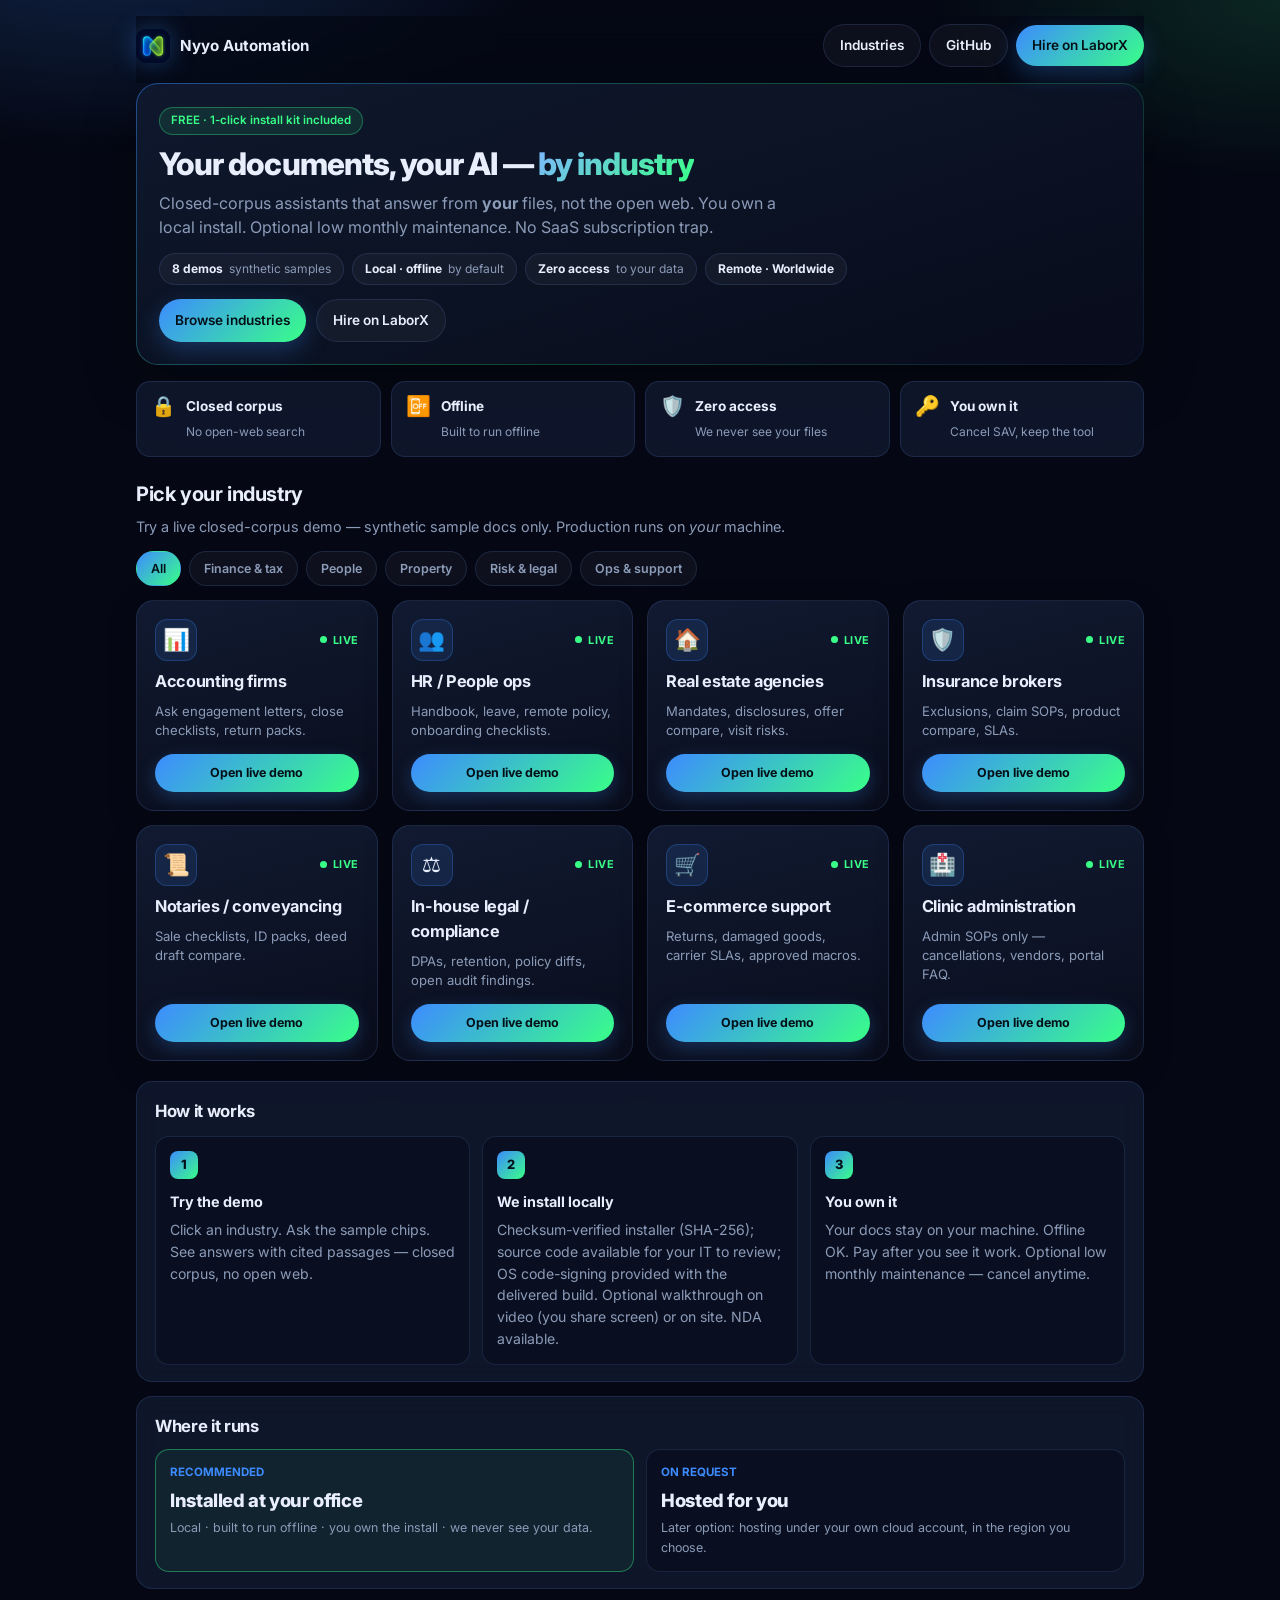
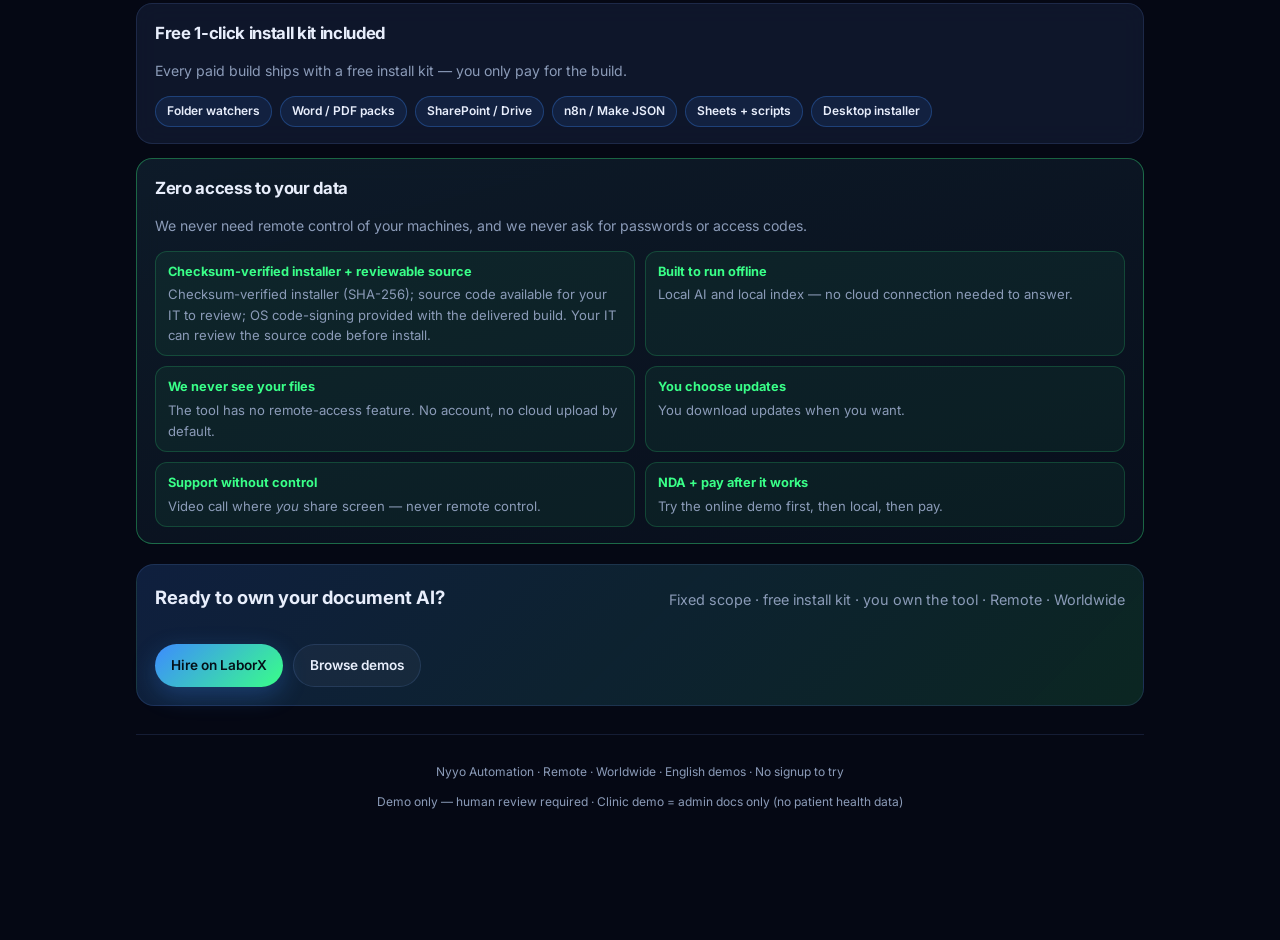
<file: index.html>
<!DOCTYPE html>
<html lang="en">
<head>
<meta charset="utf-8"/>
<meta name="viewport" content="width=device-width, initial-scale=1"/>
<title>Your documents, your AI — by industry · Nyyo Automation</title>
<meta name="description" content="Industry demos: ask questions on your business documents. Local AI you own. Closed corpus. Remote · Worldwide."/>
<link rel="preconnect" href="https://fonts.googleapis.com"/>
<link rel="preconnect" href="https://fonts.gstatic.com" crossorigin/>
<link href="https://fonts.googleapis.com/css2?family=Inter:wght@400;600;700;800&display=swap" rel="stylesheet"/>
<link rel="stylesheet" href="./css/nyyo-kit.css"/>
<link rel="stylesheet" href="./css/style.css"/>
<link rel="icon" href="./assets/logo.png"/>
</head>
<body>
<div class="wrap hub-page">

<nav class="topbar">
  <a class="brand" href="./">
    <img src="./assets/logo.png" alt="" width="34" height="34"/>
    <span>Nyyo Automation</span>
  </a>
  <div class="nav-actions">
    <a class="btn btn-ghost btn-sm" href="#industries">Industries</a>
    <a class="btn btn-ghost btn-sm" href="https://github.com/nyyoautomation">GitHub</a>
    <a class="btn btn-primary btn-sm" href="https://laborx.com/freelancers/users/id475124" target="_blank" rel="noopener">Hire on LaborX</a>
  </div>
</nav>

<header class="hero">
  <div class="hero-inner">
    <div class="tag">FREE · 1-click install kit included</div>
    <h1>Your documents, your AI — <span class="grad">by industry</span></h1>
    <p class="hero-lead">
      Closed-corpus assistants that answer from <strong>your</strong> files, not the open web.
      You own a local install. Optional low monthly maintenance. No SaaS subscription trap.
    </p>
    <div class="proof proof-pills" aria-label="Highlights">
      <span class="proof-pill"><strong>8 demos</strong> synthetic samples</span>
      <span class="proof-pill"><strong>Local · offline</strong> by default</span>
      <span class="proof-pill"><strong>Zero access</strong> to your data</span>
      <span class="proof-pill"><strong>Remote · Worldwide</strong></span>
    </div>
    <div class="hero-ctas">
      <a class="btn btn-primary" href="#industries">Browse industries</a>
      <a class="btn btn-ghost" href="https://laborx.com/freelancers/users/id475124" target="_blank" rel="noopener">Hire on LaborX</a>
    </div>
  </div>
</header>

<section class="trust-strip" aria-label="Trust points">
  <div class="trust-item"><span class="trust-ico" aria-hidden="true">🔒</span><div><strong>Closed corpus</strong><span>No open-web search</span></div></div>
  <div class="trust-item"><span class="trust-ico" aria-hidden="true">📴</span><div><strong>Offline</strong><span>Built to run offline</span></div></div>
  <div class="trust-item"><span class="trust-ico" aria-hidden="true">🛡️</span><div><strong>Zero access</strong><span>We never see your files</span></div></div>
  <div class="trust-item"><span class="trust-ico" aria-hidden="true">🔑</span><div><strong>You own it</strong><span>Cancel SAV, keep the tool</span></div></div>
</section>

<section id="industries" class="industries-sec">
  <div class="sec-head">
    <h2>Pick your industry</h2>
    <p>Try a live closed-corpus demo — synthetic sample docs only. Production runs on <em>your</em> machine.</p>
  </div>
  <div class="filter-row" id="filters" role="tablist" aria-label="Filter industries">
    <button type="button" class="filter-chip active" data-filter="all" role="tab" aria-selected="true">All</button>
    <button type="button" class="filter-chip" data-filter="finance" role="tab">Finance &amp; tax</button>
    <button type="button" class="filter-chip" data-filter="people" role="tab">People</button>
    <button type="button" class="filter-chip" data-filter="property" role="tab">Property</button>
    <button type="button" class="filter-chip" data-filter="risk" role="tab">Risk &amp; legal</button>
    <button type="button" class="filter-chip" data-filter="ops" role="tab">Ops &amp; support</button>
  </div>
  <div class="hub-grid" id="hub-grid">
    <a class="hub-card" href="./accounting/" data-cat="finance">
      <div class="hub-card-top"><span class="ico" aria-hidden="true">📊</span><span class="hub-live"><span class="live-dot"></span> Live</span></div>
      <h3>Accounting firms</h3>
      <p>Ask engagement letters, close checklists, return packs.</p>
      <span class="hub-btn">Open live demo</span>
    </a>
    <a class="hub-card" href="./hr/" data-cat="people">
      <div class="hub-card-top"><span class="ico" aria-hidden="true">👥</span><span class="hub-live"><span class="live-dot"></span> Live</span></div>
      <h3>HR / People ops</h3>
      <p>Handbook, leave, remote policy, onboarding checklists.</p>
      <span class="hub-btn">Open live demo</span>
    </a>
    <a class="hub-card" href="./real-estate/" data-cat="property">
      <div class="hub-card-top"><span class="ico" aria-hidden="true">🏠</span><span class="hub-live"><span class="live-dot"></span> Live</span></div>
      <h3>Real estate agencies</h3>
      <p>Mandates, disclosures, offer compare, visit risks.</p>
      <span class="hub-btn">Open live demo</span>
    </a>
    <a class="hub-card" href="./insurance/" data-cat="risk">
      <div class="hub-card-top"><span class="ico" aria-hidden="true">🛡️</span><span class="hub-live"><span class="live-dot"></span> Live</span></div>
      <h3>Insurance brokers</h3>
      <p>Exclusions, claim SOPs, product compare, SLAs.</p>
      <span class="hub-btn">Open live demo</span>
    </a>
    <a class="hub-card" href="./notaries/" data-cat="property">
      <div class="hub-card-top"><span class="ico" aria-hidden="true">📜</span><span class="hub-live"><span class="live-dot"></span> Live</span></div>
      <h3>Notaries / conveyancing</h3>
      <p>Sale checklists, ID packs, deed draft compare.</p>
      <span class="hub-btn">Open live demo</span>
    </a>
    <a class="hub-card" href="./compliance/" data-cat="risk">
      <div class="hub-card-top"><span class="ico" aria-hidden="true">⚖️</span><span class="hub-live"><span class="live-dot"></span> Live</span></div>
      <h3>In-house legal / compliance</h3>
      <p>DPAs, retention, policy diffs, open audit findings.</p>
      <span class="hub-btn">Open live demo</span>
    </a>
    <a class="hub-card" href="./ecommerce-support/" data-cat="ops">
      <div class="hub-card-top"><span class="ico" aria-hidden="true">🛒</span><span class="hub-live"><span class="live-dot"></span> Live</span></div>
      <h3>E-commerce support</h3>
      <p>Returns, damaged goods, carrier SLAs, approved macros.</p>
      <span class="hub-btn">Open live demo</span>
    </a>
    <a class="hub-card" href="./clinic-admin/" data-cat="ops">
      <div class="hub-card-top"><span class="ico" aria-hidden="true">🏥</span><span class="hub-live"><span class="live-dot"></span> Live</span></div>
      <h3>Clinic administration</h3>
      <p>Admin SOPs only — cancellations, vendors, portal FAQ.</p>
      <span class="hub-btn">Open live demo</span>
    </a>
  </div>
</section>

<section class="card-block how-sec" id="how">
  <h2>How it works</h2>
  <div class="steps-3">
    <div class="step-card"><div class="step-num">1</div><h3>Try the demo</h3><p>Click an industry. Ask the sample chips. See answers with cited passages — closed corpus, no open web.</p></div>
    <div class="step-card"><div class="step-num">2</div><h3>We install locally</h3><p>Checksum-verified installer (SHA-256); source code available for your IT to review; OS code-signing provided with the delivered build. Optional walkthrough on video (you share screen) or on site. NDA available.</p></div>
    <div class="step-card"><div class="step-num">3</div><h3>You own it</h3><p>Your docs stay on your machine. Offline OK. Pay after you see it work. Optional low monthly maintenance — cancel anytime.</p></div>
  </div>
</section>

<section class="card-block" id="hosting">
  <h2>Where it runs</h2>
  <div class="price-box">
    <div class="price-tier featured">
      <div class="label">Recommended</div>
      <div class="amount">Installed at your office</div>
      <div class="note">Local · built to run offline · you own the install · we never see your data.</div>
    </div>
    <div class="price-tier">
      <div class="label">On request</div>
      <div class="amount">Hosted for you</div>
      <div class="note">Later option: hosting under your own cloud account, in the region you choose.</div>
    </div>
  </div>
</section>

<section class="card-block kit-sec" id="install-kit">
  <h2>Free 1-click install kit included</h2>
  <p>Every paid build ships with a free install kit — you only pay for the build.</p>
  <div class="kit-chips">
    <span>Folder watchers</span><span>Word / PDF packs</span><span>SharePoint / Drive</span>
    <span>n8n / Make JSON</span><span>Sheets + scripts</span><span>Desktop installer</span>
  </div>
</section>

<section class="card-block zero-access" id="zero-access">
  <h2>Zero access to your data</h2>
  <p>We never need remote control of your machines, and we never ask for passwords or access codes.</p>
  <div class="za-grid">
    <div class="za-item"><strong>Checksum-verified installer + reviewable source</strong>Checksum-verified installer (SHA-256); source code available for your IT to review; OS code-signing provided with the delivered build. Your IT can review the source code before install.</div>
    <div class="za-item"><strong>Built to run offline</strong>Local AI and local index — no cloud connection needed to answer.</div>
    <div class="za-item"><strong>We never see your files</strong>The tool has no remote-access feature. No account, no cloud upload by default.</div>
    <div class="za-item"><strong>You choose updates</strong>You download updates when you want.</div>
    <div class="za-item"><strong>Support without control</strong>Video call where <em>you</em> share screen — never remote control.</div>
    <div class="za-item"><strong>NDA + pay after it works</strong>Try the online demo first, then local, then pay.</div>
  </div>
</section>

<section class="cta-band">
  <h2>Ready to own your document AI?</h2>
  <p>Fixed scope · free install kit · you own the tool · Remote · Worldwide</p>
  <div class="btns">
    <a class="btn btn-primary" href="https://laborx.com/freelancers/users/id475124" target="_blank" rel="noopener">Hire on LaborX</a>
    <a class="btn btn-ghost" href="#industries">Browse demos</a>
  </div>
</section>

<footer class="footer">
  <p>Nyyo Automation · Remote · Worldwide · English demos · No signup to try</p>
  <p>Demo only — human review required · Clinic demo = admin docs only (no patient health data)</p>
</footer>
</div>
<script>
(function(){
  const chips = document.querySelectorAll('.filter-chip');
  const cards = document.querySelectorAll('.hub-card');
  chips.forEach(chip => {
    chip.addEventListener('click', () => {
      chips.forEach(c => { c.classList.remove('active'); c.setAttribute('aria-selected','false'); });
      chip.classList.add('active'); chip.setAttribute('aria-selected','true');
      const f = chip.dataset.filter;
      cards.forEach(card => {
        const show = f === 'all' || card.dataset.cat === f;
        card.hidden = !show;
        card.style.display = show ? '' : 'none';
      });
    });
  });
})();
</script>
</body>
</html>
</file>
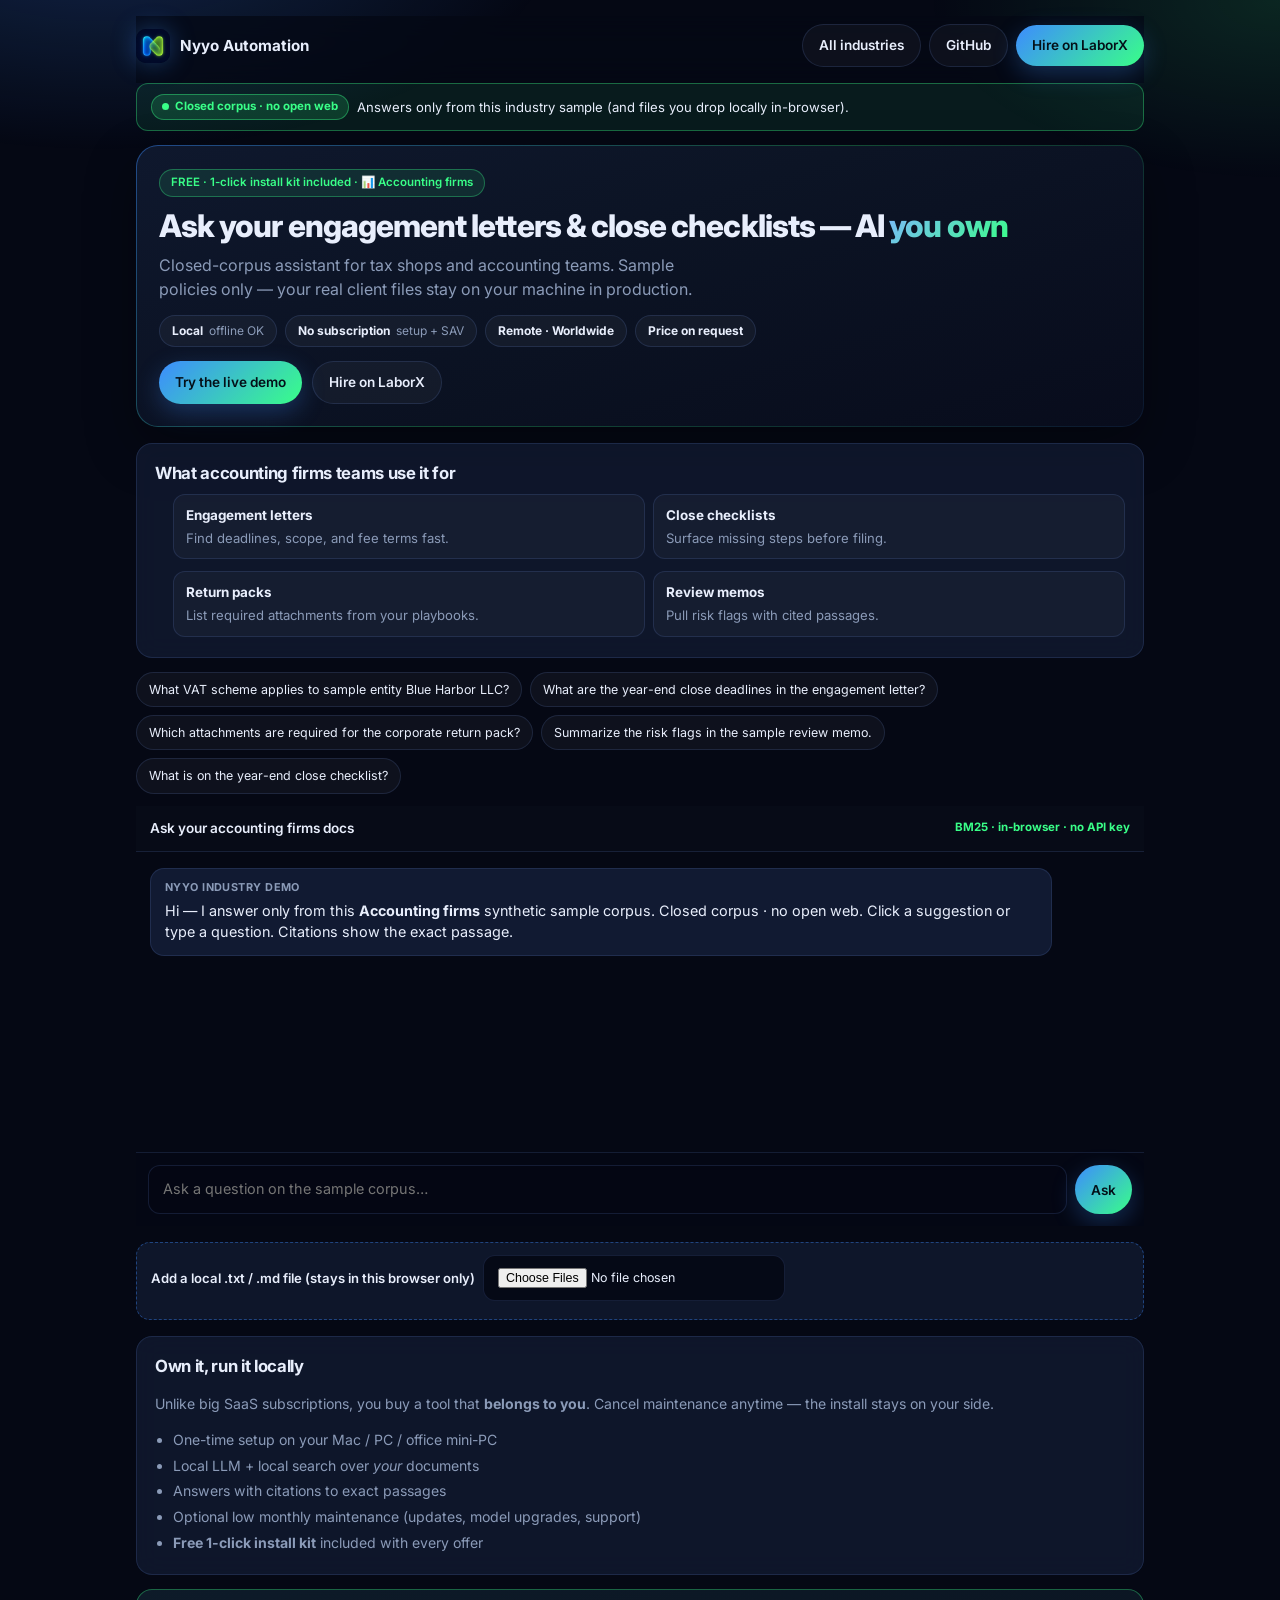
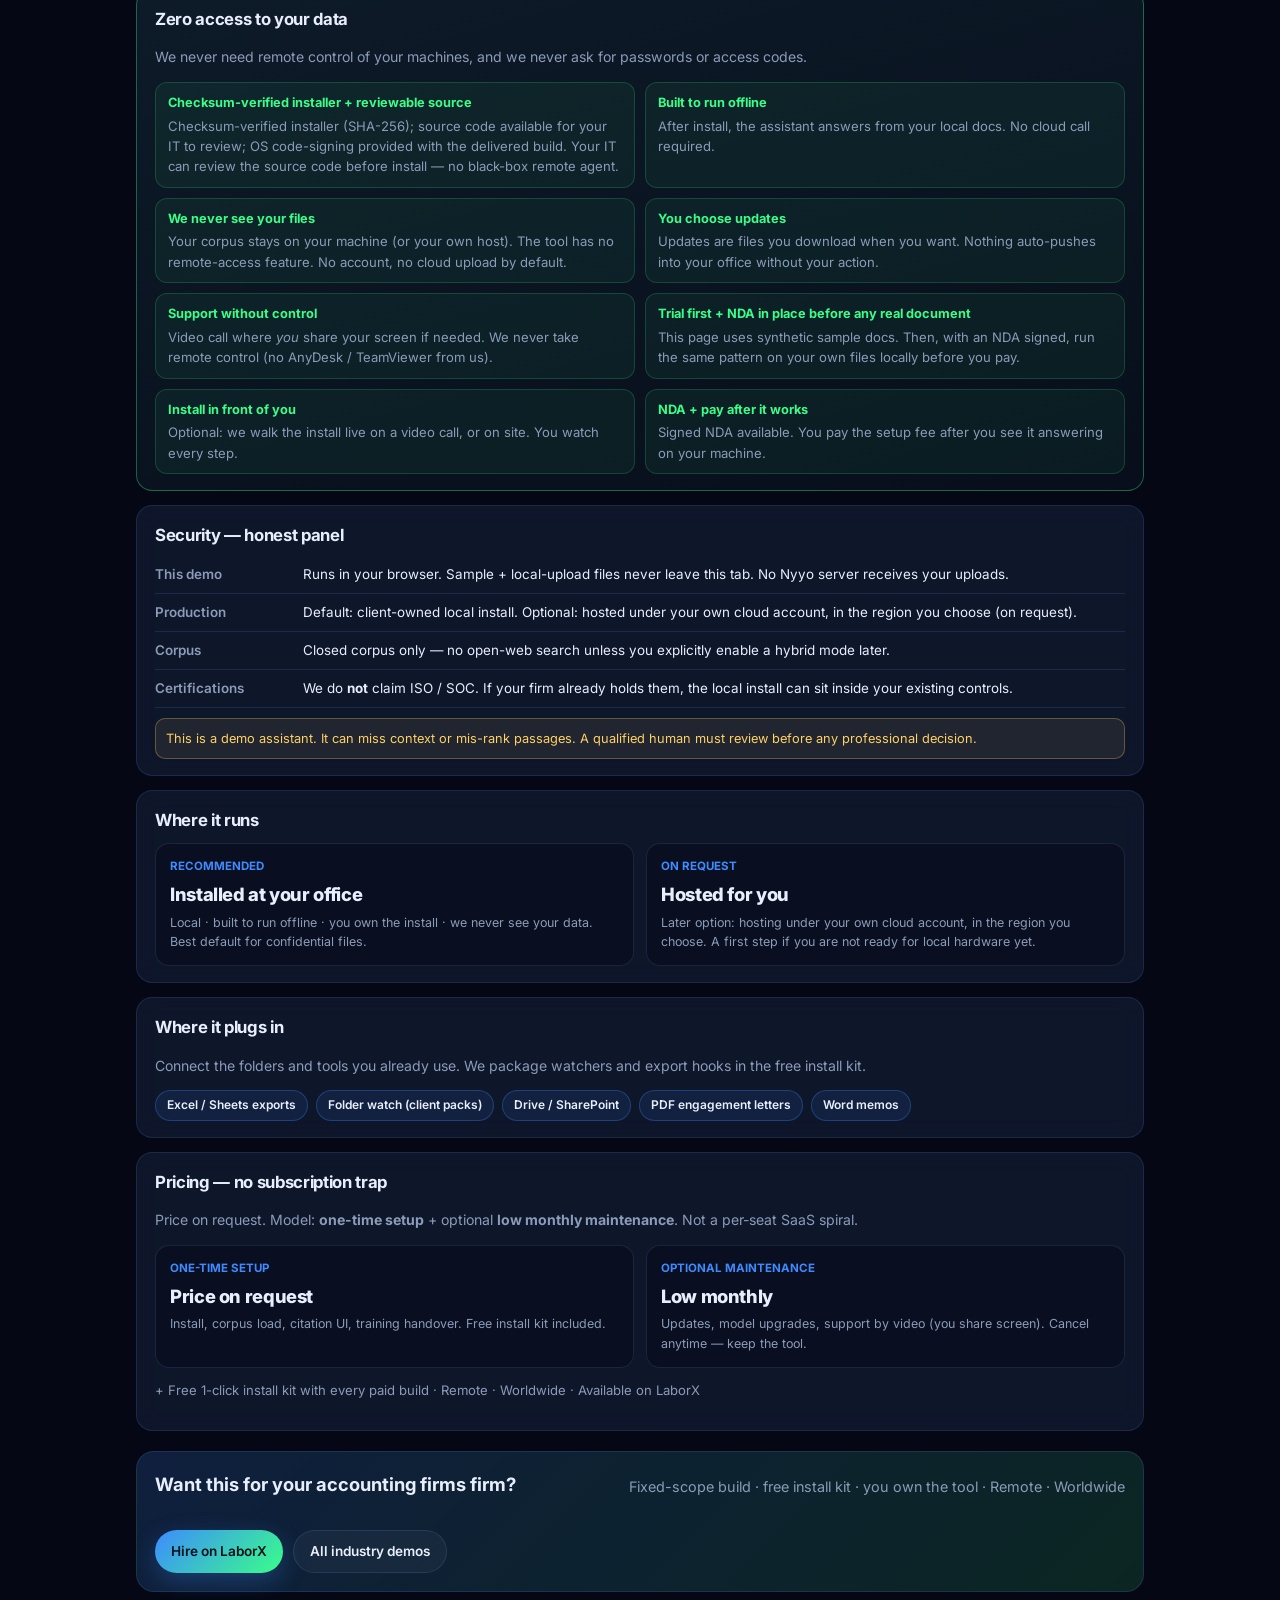
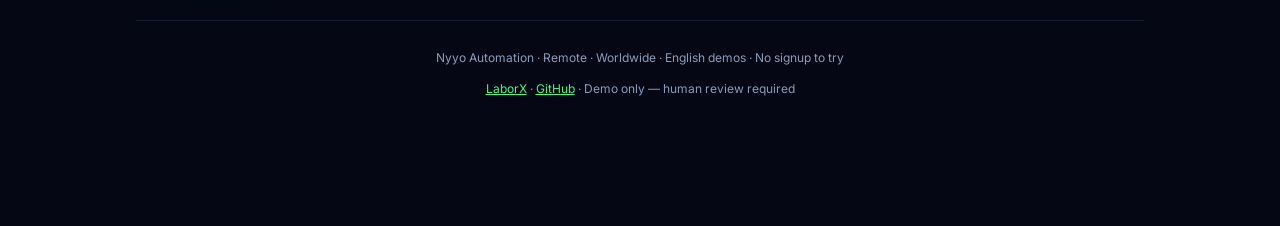
<file: accounting/index.html>
<!DOCTYPE html>
<html lang="en">
<head>
<meta charset="utf-8"/>
<meta name="viewport" content="width=device-width, initial-scale=1"/>
<title>Accounting firms docs AI — Nyyo Automation</title>
<meta name="description" content="Closed-corpus assistant for tax shops and accounting teams. Sample policies only — your real client files stay on your machine in production. Local AI you own. Closed corpus. Remote · Worldwide."/>
<link rel="preconnect" href="https://fonts.googleapis.com"/>
<link rel="preconnect" href="https://fonts.gstatic.com" crossorigin/>
<link href="https://fonts.googleapis.com/css2?family=Inter:wght@400;600;700;800&display=swap" rel="stylesheet"/>
<link rel="stylesheet" href="../css/nyyo-kit.css"/>
<link rel="stylesheet" href="../css/style.css"/>
<link rel="icon" href="../assets/logo.png"/>
</head>
<body>
<div class="wrap">

<nav class="topbar">
  <a class="brand" href="https://nyyoautomation.github.io/nyyo-industry-demos/">
    <img src="../assets/logo.png" alt="" width="34" height="34" onerror="this.style.display='none'"/>
    <span>Nyyo Automation</span>
  </a>
  <div style="display:flex;gap:8px;flex-wrap:wrap;align-items:center">
    <a class="btn btn-ghost btn-sm" href="https://nyyoautomation.github.io/nyyo-industry-demos/">All industries</a>
    <a class="btn btn-ghost btn-sm" href="https://github.com/nyyoautomation">GitHub</a>
    <a class="btn btn-primary btn-sm" href="https://laborx.com/freelancers/users/id475124" target="_blank" rel="noopener">Hire on LaborX</a>
  </div>
</nav>

<div class="trust-banner">
  <span class="pill"><span class="live-dot"></span> Closed corpus · no open web</span>
  <span>Answers only from this industry sample (and files you drop locally in-browser).</span>
</div>

<header class="hero">
  <div class="hero-inner">
    <div class="tag">FREE · 1-click install kit included · 📊 Accounting firms</div>
    <h1>Ask your engagement letters & close checklists — AI <span class="grad">you own</span></h1>
    <p style="color:var(--muted);margin:0;max-width:54ch">Closed-corpus assistant for tax shops and accounting teams. Sample policies only — your real client files stay on your machine in production.</p>
    <div class="proof proof-pills">
      <span class="proof-pill"><strong>Local</strong> offline OK</span>
      <span class="proof-pill"><strong>No subscription</strong> setup + SAV</span>
      <span class="proof-pill"><strong>Remote · Worldwide</strong></span>
      <span class="proof-pill"><strong>Price on request</strong></span>
    </div>
    <div style="display:flex;flex-wrap:wrap;gap:10px;margin-top:14px">
      <a class="btn btn-primary" href="#demo">Try the live demo</a>
      <a class="btn btn-ghost" href="https://laborx.com/freelancers/users/id475124" target="_blank" rel="noopener">Hire on LaborX</a>
    </div>
  </div>
</header>

<section class="card-block" id="usecases">
  <h2>What accounting firms teams use it for</h2>
  <ul class="use-list"><li><strong>Engagement letters</strong>Find deadlines, scope, and fee terms fast.</li><li><strong>Close checklists</strong>Surface missing steps before filing.</li><li><strong>Return packs</strong>List required attachments from your playbooks.</li><li><strong>Review memos</strong>Pull risk flags with cited passages.</li></ul>
</section>

<section id="demo">
  <div class="chips" id="chips" aria-label="Suggested questions"></div>
  <div class="chat" role="log" aria-live="polite">
    <div class="chat-head">
      <span>Ask your accounting firms docs</span>
      <span style="font-size:.72rem;color:var(--lime);font-weight:700">BM25 · in-browser · no API key</span>
    </div>
    <div class="messages" id="messages"></div>
    <div class="composer">
      <input id="q" type="text" placeholder="Ask a question on the sample corpus…" autocomplete="off" aria-label="Question"/>
      <button class="btn btn-primary" id="send" type="button">Ask</button>
    </div>
  </div>
  <div class="upload-box">
    <label>Add a local .txt / .md file (stays in this browser only)
      <input id="local-upload" type="file" accept=".txt,.md,.markdown,.csv,text/plain" multiple/>
    </label>
    <div id="upload-status"></div>
  </div>
</section>


<section class="card-block" id="own-it">
  <h2>Own it, run it locally</h2>
  <p>Unlike big SaaS subscriptions, you buy a tool that <strong>belongs to you</strong>. Cancel maintenance anytime — the install stays on your side.</p>
  <ul>
    <li>One-time setup on your Mac / PC / office mini-PC</li>
    <li>Local LLM + local search over <em>your</em> documents</li>
    <li>Answers with citations to exact passages</li>
    <li>Optional low monthly maintenance (updates, model upgrades, support)</li>
    <li><strong>Free 1-click install kit</strong> included with every offer</li>
  </ul>
</section>


<section class="card-block zero-access" id="zero-access">
  <h2>Zero access to your data</h2>
  <p>We never need remote control of your machines, and we never ask for passwords or access codes.</p>
  <div class="za-grid">
    <div class="za-item"><strong>Checksum-verified installer + reviewable source</strong>Checksum-verified installer (SHA-256); source code available for your IT to review; OS code-signing provided with the delivered build. Your IT can review the source code before install — no black-box remote agent.</div>
    <div class="za-item"><strong>Built to run offline</strong>After install, the assistant answers from your local docs. No cloud call required.</div>
    <div class="za-item"><strong>We never see your files</strong>Your corpus stays on your machine (or your own host). The tool has no remote-access feature. No account, no cloud upload by default.</div>
    <div class="za-item"><strong>You choose updates</strong>Updates are files you download when you want. Nothing auto-pushes into your office without your action.</div>
    <div class="za-item"><strong>Support without control</strong>Video call where <em>you</em> share your screen if needed. We never take remote control (no AnyDesk / TeamViewer from us).</div>
    <div class="za-item"><strong>Trial first + NDA in place before any real document</strong>This page uses synthetic sample docs. Then, with an NDA signed, run the same pattern on your own files locally before you pay.</div>
    <div class="za-item"><strong>Install in front of you</strong>Optional: we walk the install live on a video call, or on site. You watch every step.</div>
    <div class="za-item"><strong>NDA + pay after it works</strong>Signed NDA available. You pay the setup fee after you see it answering on your machine.</div>
  </div>
</section>


<section class="card-block security-panel" id="security">
  <h2>Security — honest panel</h2>
  <div class="sec-row"><div class="sec-k">This demo</div><div class="sec-v">Runs in your browser. Sample + local-upload files never leave this tab. No Nyyo server receives your uploads.</div></div>
  <div class="sec-row"><div class="sec-k">Production</div><div class="sec-v">Default: client-owned local install. Optional: hosted under your own cloud account, in the region you choose (on request).</div></div>
  <div class="sec-row"><div class="sec-k">Corpus</div><div class="sec-v">Closed corpus only — no open-web search unless you explicitly enable a hybrid mode later.</div></div>
  <div class="sec-row"><div class="sec-k">Certifications</div><div class="sec-v">We do <strong>not</strong> claim ISO / SOC. If your firm already holds them, the local install can sit inside your existing controls.</div></div>
  <div class="honest">This is a demo assistant. It can miss context or mis-rank passages. A qualified human must review before any professional decision.</div>
</section>


<section class="card-block" id="hosting">
  <h2>Where it runs</h2>
  <div class="price-box">
    <div class="price-tier">
      <div class="label">Recommended</div>
      <div class="amount">Installed at your office</div>
      <div class="note">Local · built to run offline · you own the install · we never see your data. Best default for confidential files.</div>
    </div>
    <div class="price-tier">
      <div class="label">On request</div>
      <div class="amount">Hosted for you</div>
      <div class="note">Later option: hosting under your own cloud account, in the region you choose. A first step if you are not ready for local hardware yet.</div>
    </div>
  </div>
</section>


<section class="card-block" id="integrations">
  <h2>Where it plugs in</h2>
  <p>Connect the folders and tools you already use. We package watchers and export hooks in the free install kit.</p>
  <div class="plug-chips"><span>Excel / Sheets exports</span><span>Folder watch (client packs)</span><span>Drive / SharePoint</span><span>PDF engagement letters</span><span>Word memos</span></div>
</section>


<section class="card-block" id="pricing">
  <h2>Pricing — no subscription trap</h2>
  <p>Price on request. Model: <strong>one-time setup</strong> + optional <strong>low monthly maintenance</strong>. Not a per-seat SaaS spiral.</p>
  <div class="price-box">
    <div class="price-tier">
      <div class="label">One-time setup</div>
      <div class="amount">Price on request</div>
      <div class="note">Install, corpus load, citation UI, training handover. Free install kit included.</div>
    </div>
    <div class="price-tier">
      <div class="label">Optional maintenance</div>
      <div class="amount">Low monthly</div>
      <div class="note">Updates, model upgrades, support by video (you share screen). Cancel anytime — keep the tool.</div>
    </div>
  </div>
  <p style="margin-top:12px;font-size:.82rem;color:var(--muted)">+ Free 1-click install kit with every paid build · Remote · Worldwide · Available on LaborX</p>
</section>


<section class="cta-band">
  <h2 style="margin:0 0 6px;font-size:1.15rem">Want this for your accounting firms firm?</h2>
  <p style="margin:0;color:var(--muted);font-size:.9rem">Fixed-scope build · free install kit · you own the tool · Remote · Worldwide</p>
  <div class="btns">
    <a class="btn btn-primary" href="https://laborx.com/freelancers/users/id475124" target="_blank" rel="noopener">Hire on LaborX</a>
    <a class="btn btn-ghost" href="https://nyyoautomation.github.io/nyyo-industry-demos/">All industry demos</a>
  </div>
</section>


<footer class="footer">
  <p>Nyyo Automation · Remote · Worldwide · English demos · No signup to try</p>
  <p><a href="https://laborx.com/freelancers/users/id475124">LaborX</a> · <a href="https://github.com/nyyoautomation">GitHub</a> · Demo only — human review required</p>
</footer>
<div class="sticky-cta">
  <a class="btn btn-primary btn-sm" href="https://laborx.com/freelancers/users/id475124" target="_blank" rel="noopener">Hire on LaborX</a>
  <a class="btn btn-ghost btn-sm" href="#zero-access">Zero access</a>
</div>

</div>
<script>window.NYYO_VERTICAL = {"id": "accounting", "name": "Accounting firms", "questions": ["What VAT scheme applies to sample entity Blue Harbor LLC?", "What are the year-end close deadlines in the engagement letter?", "Which attachments are required for the corporate return pack?", "Summarize the risk flags in the sample review memo.", "What is on the year-end close checklist?"], "synonyms": [{"pattern": "vat|scheme|taxable|harbor", "words": ["vat", "scheme", "blue", "harbor", "standard", "rated", "exempt"]}, {"pattern": "deadline|engagement|letter|due", "words": ["engagement", "deadline", "october", "november", "filing", "letter"]}, {"pattern": "attachment|required|corporate|return|pack", "words": ["attachment", "corporate", "return", "trial", "balance", "ledger", "w2"]}, {"pattern": "risk|flag|review|memo", "words": ["risk", "flag", "related", "party", "accrual", "cut-off", "memo"]}, {"pattern": "checklist|year-end|close|closing", "words": ["checklist", "year-end", "close", "reconcile", "accrual", "inventory"]}]};</script>
<script src="../js/bm25.js"></script>
<script src="../js/engine.js"></script>
</body>
</html>
</file>
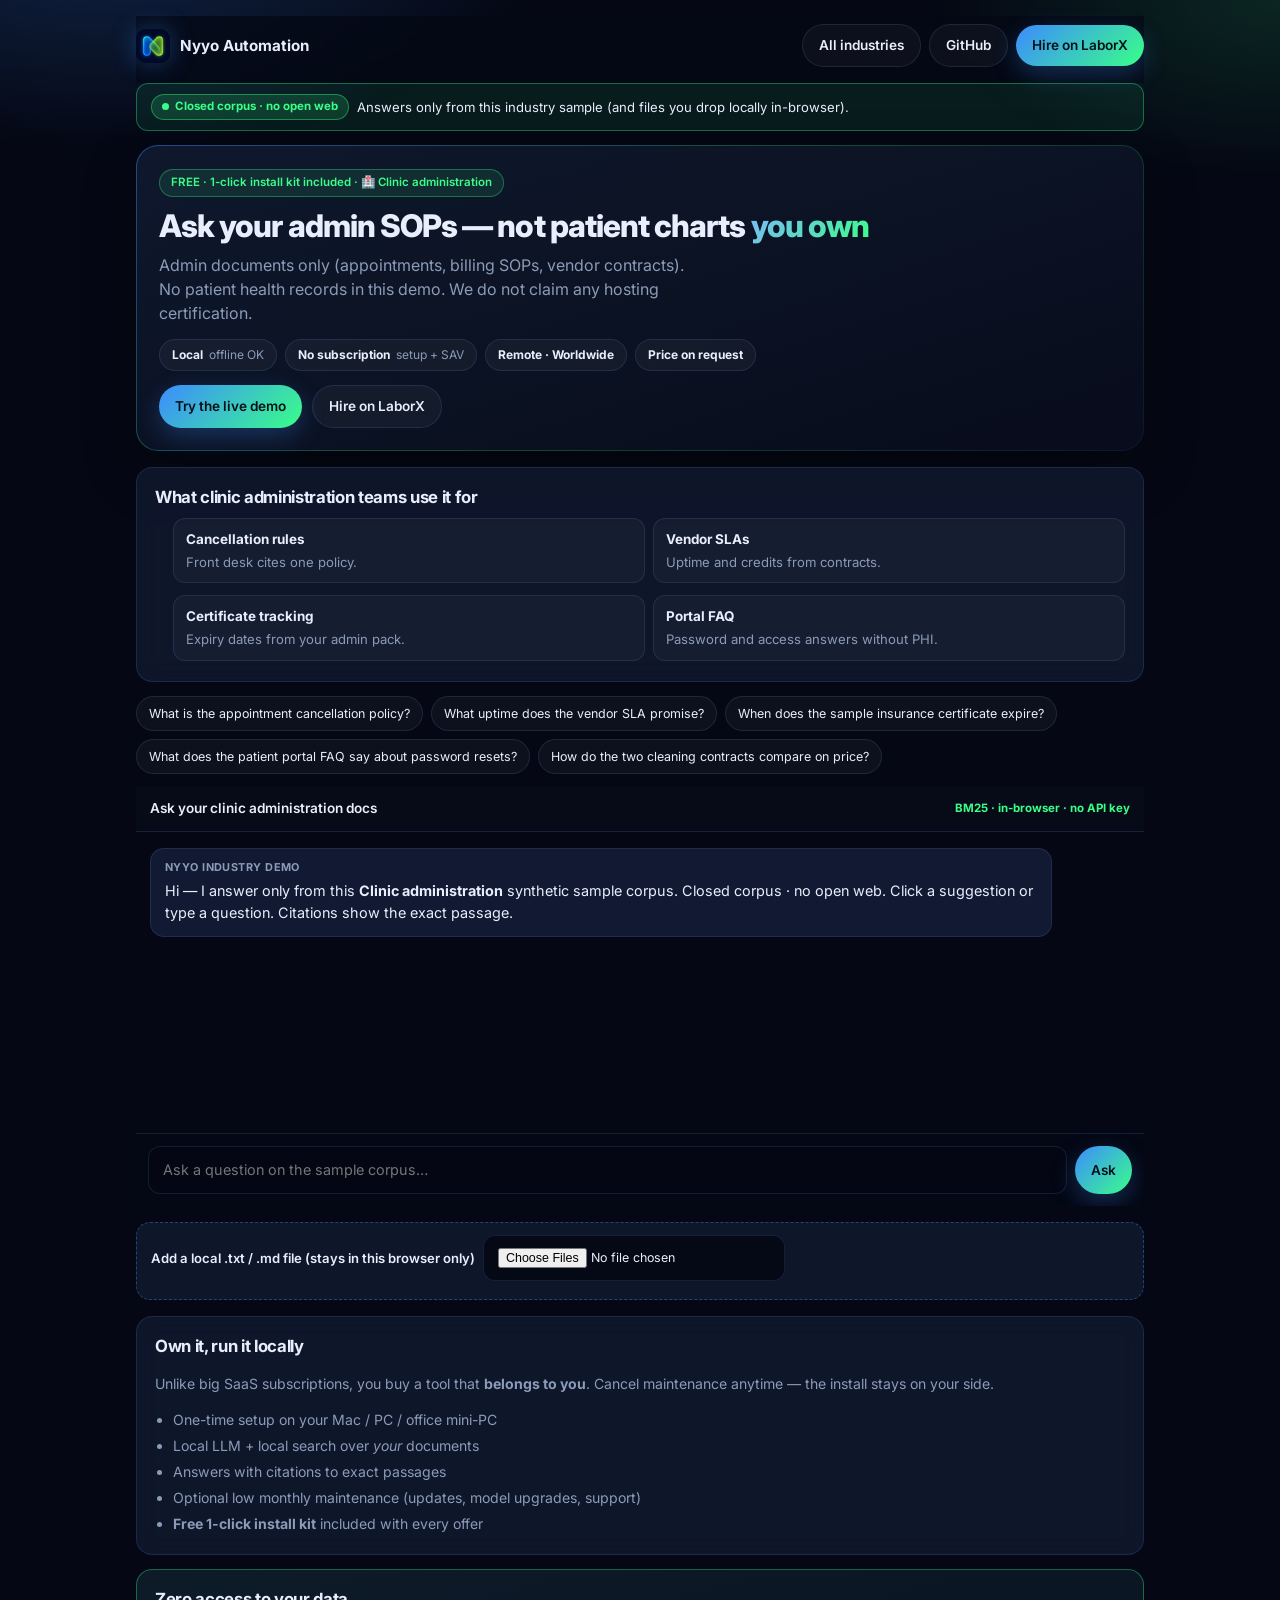
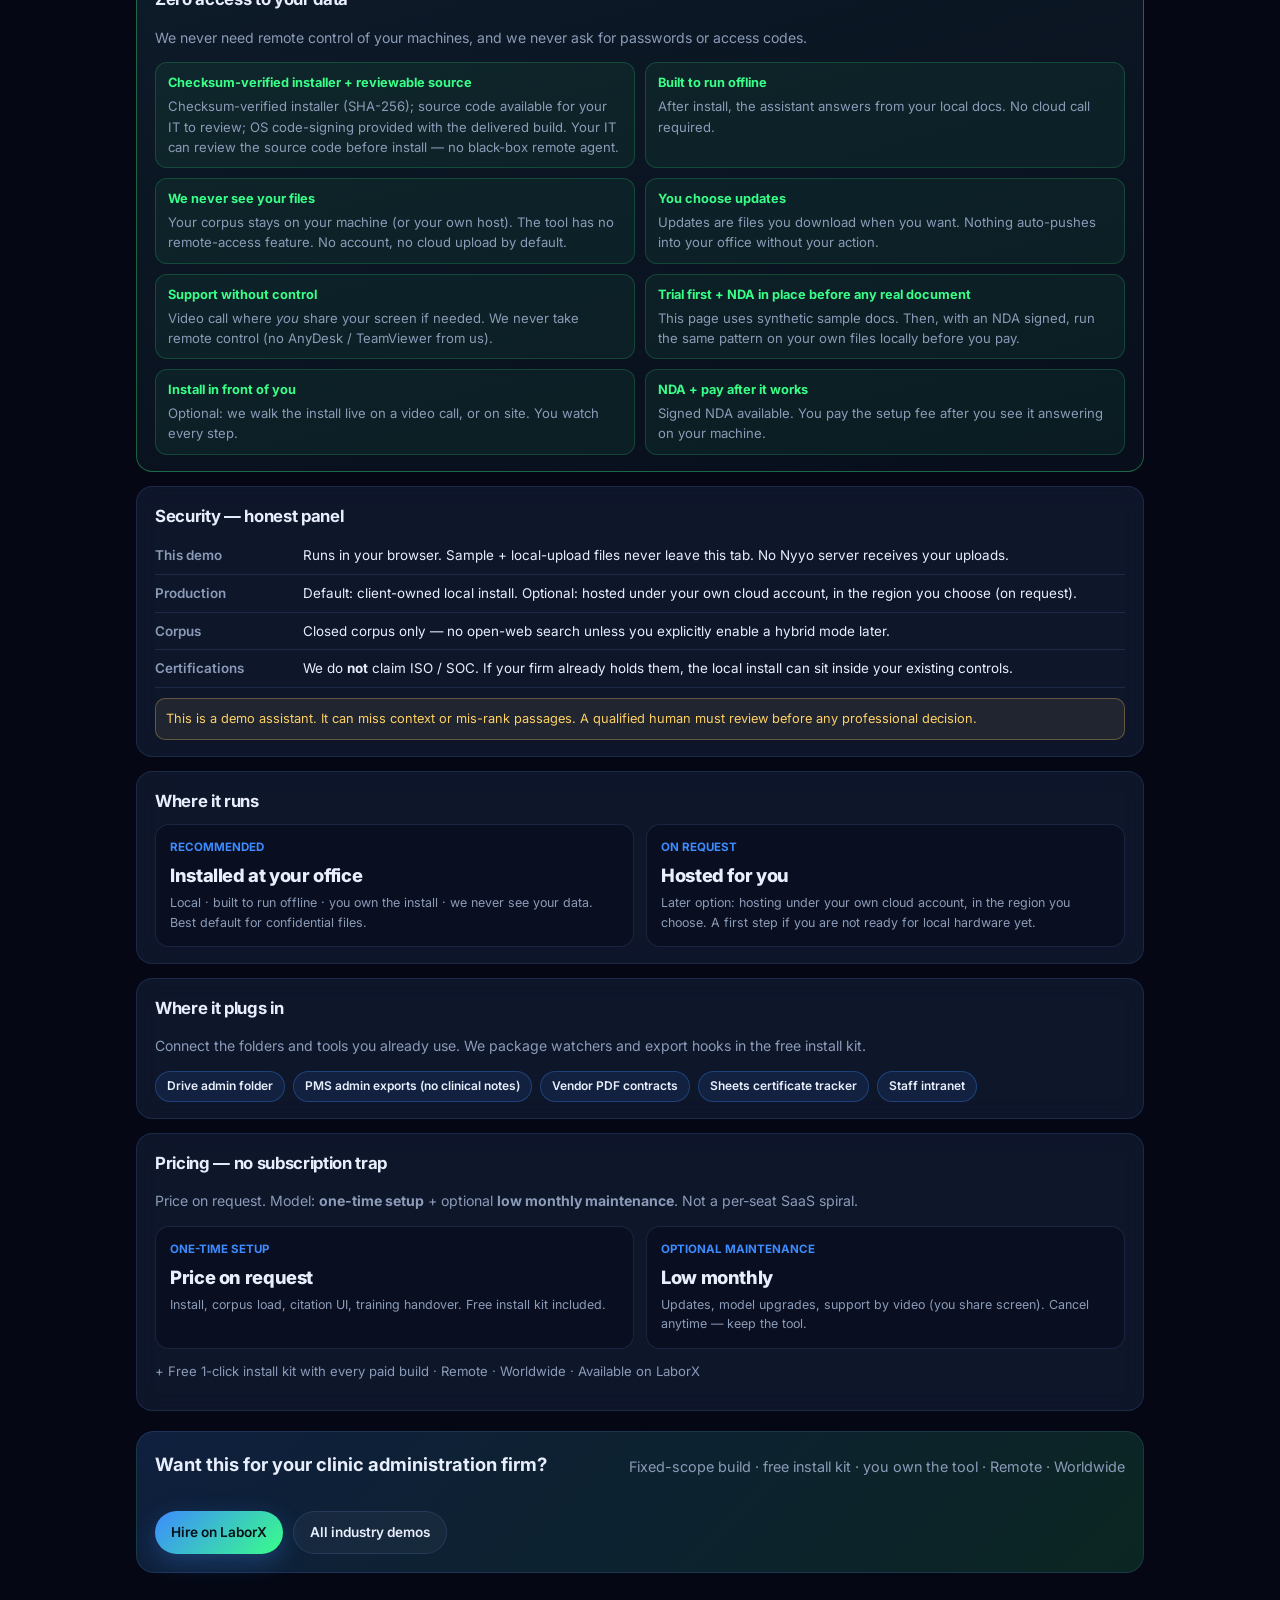
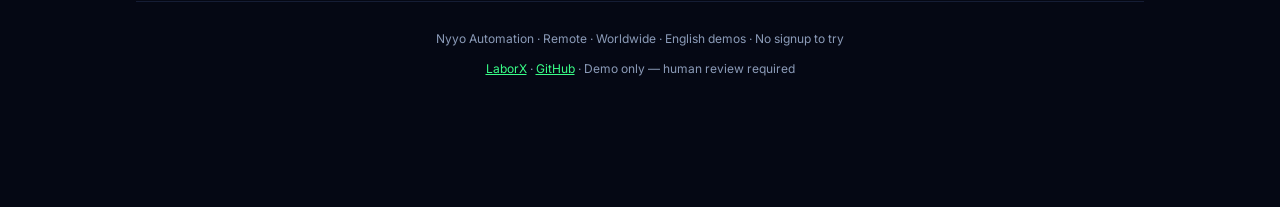
<file: clinic-admin/index.html>
<!DOCTYPE html>
<html lang="en">
<head>
<meta charset="utf-8"/>
<meta name="viewport" content="width=device-width, initial-scale=1"/>
<title>Clinic administration docs AI — Nyyo Automation</title>
<meta name="description" content="Admin documents only (appointments, billing SOPs, vendor contracts). No patient health records in this demo. We do not claim any hosting certification. Local AI you own. Closed corpus. Remote · Worldwide."/>
<link rel="preconnect" href="https://fonts.googleapis.com"/>
<link rel="preconnect" href="https://fonts.gstatic.com" crossorigin/>
<link href="https://fonts.googleapis.com/css2?family=Inter:wght@400;600;700;800&display=swap" rel="stylesheet"/>
<link rel="stylesheet" href="../css/nyyo-kit.css"/>
<link rel="stylesheet" href="../css/style.css"/>
<link rel="icon" href="../assets/logo.png"/>
</head>
<body>
<div class="wrap">

<nav class="topbar">
  <a class="brand" href="https://nyyoautomation.github.io/nyyo-industry-demos/">
    <img src="../assets/logo.png" alt="" width="34" height="34" onerror="this.style.display='none'"/>
    <span>Nyyo Automation</span>
  </a>
  <div style="display:flex;gap:8px;flex-wrap:wrap;align-items:center">
    <a class="btn btn-ghost btn-sm" href="https://nyyoautomation.github.io/nyyo-industry-demos/">All industries</a>
    <a class="btn btn-ghost btn-sm" href="https://github.com/nyyoautomation">GitHub</a>
    <a class="btn btn-primary btn-sm" href="https://laborx.com/freelancers/users/id475124" target="_blank" rel="noopener">Hire on LaborX</a>
  </div>
</nav>

<div class="trust-banner">
  <span class="pill"><span class="live-dot"></span> Closed corpus · no open web</span>
  <span>Answers only from this industry sample (and files you drop locally in-browser).</span>
</div>

<header class="hero">
  <div class="hero-inner">
    <div class="tag">FREE · 1-click install kit included · 🏥 Clinic administration</div>
    <h1>Ask your admin SOPs — not patient charts <span class="grad">you own</span></h1>
    <p style="color:var(--muted);margin:0;max-width:54ch">Admin documents only (appointments, billing SOPs, vendor contracts). No patient health records in this demo. We do not claim any hosting certification.</p>
    <div class="proof proof-pills">
      <span class="proof-pill"><strong>Local</strong> offline OK</span>
      <span class="proof-pill"><strong>No subscription</strong> setup + SAV</span>
      <span class="proof-pill"><strong>Remote · Worldwide</strong></span>
      <span class="proof-pill"><strong>Price on request</strong></span>
    </div>
    <div style="display:flex;flex-wrap:wrap;gap:10px;margin-top:14px">
      <a class="btn btn-primary" href="#demo">Try the live demo</a>
      <a class="btn btn-ghost" href="https://laborx.com/freelancers/users/id475124" target="_blank" rel="noopener">Hire on LaborX</a>
    </div>
  </div>
</header>

<section class="card-block" id="usecases">
  <h2>What clinic administration teams use it for</h2>
  <ul class="use-list"><li><strong>Cancellation rules</strong>Front desk cites one policy.</li><li><strong>Vendor SLAs</strong>Uptime and credits from contracts.</li><li><strong>Certificate tracking</strong>Expiry dates from your admin pack.</li><li><strong>Portal FAQ</strong>Password and access answers without PHI.</li></ul>
</section>

<section id="demo">
  <div class="chips" id="chips" aria-label="Suggested questions"></div>
  <div class="chat" role="log" aria-live="polite">
    <div class="chat-head">
      <span>Ask your clinic administration docs</span>
      <span style="font-size:.72rem;color:var(--lime);font-weight:700">BM25 · in-browser · no API key</span>
    </div>
    <div class="messages" id="messages"></div>
    <div class="composer">
      <input id="q" type="text" placeholder="Ask a question on the sample corpus…" autocomplete="off" aria-label="Question"/>
      <button class="btn btn-primary" id="send" type="button">Ask</button>
    </div>
  </div>
  <div class="upload-box">
    <label>Add a local .txt / .md file (stays in this browser only)
      <input id="local-upload" type="file" accept=".txt,.md,.markdown,.csv,text/plain" multiple/>
    </label>
    <div id="upload-status"></div>
  </div>
</section>


<section class="card-block" id="own-it">
  <h2>Own it, run it locally</h2>
  <p>Unlike big SaaS subscriptions, you buy a tool that <strong>belongs to you</strong>. Cancel maintenance anytime — the install stays on your side.</p>
  <ul>
    <li>One-time setup on your Mac / PC / office mini-PC</li>
    <li>Local LLM + local search over <em>your</em> documents</li>
    <li>Answers with citations to exact passages</li>
    <li>Optional low monthly maintenance (updates, model upgrades, support)</li>
    <li><strong>Free 1-click install kit</strong> included with every offer</li>
  </ul>
</section>


<section class="card-block zero-access" id="zero-access">
  <h2>Zero access to your data</h2>
  <p>We never need remote control of your machines, and we never ask for passwords or access codes.</p>
  <div class="za-grid">
    <div class="za-item"><strong>Checksum-verified installer + reviewable source</strong>Checksum-verified installer (SHA-256); source code available for your IT to review; OS code-signing provided with the delivered build. Your IT can review the source code before install — no black-box remote agent.</div>
    <div class="za-item"><strong>Built to run offline</strong>After install, the assistant answers from your local docs. No cloud call required.</div>
    <div class="za-item"><strong>We never see your files</strong>Your corpus stays on your machine (or your own host). The tool has no remote-access feature. No account, no cloud upload by default.</div>
    <div class="za-item"><strong>You choose updates</strong>Updates are files you download when you want. Nothing auto-pushes into your office without your action.</div>
    <div class="za-item"><strong>Support without control</strong>Video call where <em>you</em> share your screen if needed. We never take remote control (no AnyDesk / TeamViewer from us).</div>
    <div class="za-item"><strong>Trial first + NDA in place before any real document</strong>This page uses synthetic sample docs. Then, with an NDA signed, run the same pattern on your own files locally before you pay.</div>
    <div class="za-item"><strong>Install in front of you</strong>Optional: we walk the install live on a video call, or on site. You watch every step.</div>
    <div class="za-item"><strong>NDA + pay after it works</strong>Signed NDA available. You pay the setup fee after you see it answering on your machine.</div>
  </div>
</section>


<section class="card-block security-panel" id="security">
  <h2>Security — honest panel</h2>
  <div class="sec-row"><div class="sec-k">This demo</div><div class="sec-v">Runs in your browser. Sample + local-upload files never leave this tab. No Nyyo server receives your uploads.</div></div>
  <div class="sec-row"><div class="sec-k">Production</div><div class="sec-v">Default: client-owned local install. Optional: hosted under your own cloud account, in the region you choose (on request).</div></div>
  <div class="sec-row"><div class="sec-k">Corpus</div><div class="sec-v">Closed corpus only — no open-web search unless you explicitly enable a hybrid mode later.</div></div>
  <div class="sec-row"><div class="sec-k">Certifications</div><div class="sec-v">We do <strong>not</strong> claim ISO / SOC. If your firm already holds them, the local install can sit inside your existing controls.</div></div>
  <div class="honest">This is a demo assistant. It can miss context or mis-rank passages. A qualified human must review before any professional decision.</div>
</section>


<section class="card-block" id="hosting">
  <h2>Where it runs</h2>
  <div class="price-box">
    <div class="price-tier">
      <div class="label">Recommended</div>
      <div class="amount">Installed at your office</div>
      <div class="note">Local · built to run offline · you own the install · we never see your data. Best default for confidential files.</div>
    </div>
    <div class="price-tier">
      <div class="label">On request</div>
      <div class="amount">Hosted for you</div>
      <div class="note">Later option: hosting under your own cloud account, in the region you choose. A first step if you are not ready for local hardware yet.</div>
    </div>
  </div>
</section>


<section class="card-block" id="integrations">
  <h2>Where it plugs in</h2>
  <p>Connect the folders and tools you already use. We package watchers and export hooks in the free install kit.</p>
  <div class="plug-chips"><span>Drive admin folder</span><span>PMS admin exports (no clinical notes)</span><span>Vendor PDF contracts</span><span>Sheets certificate tracker</span><span>Staff intranet</span></div>
</section>


<section class="card-block" id="pricing">
  <h2>Pricing — no subscription trap</h2>
  <p>Price on request. Model: <strong>one-time setup</strong> + optional <strong>low monthly maintenance</strong>. Not a per-seat SaaS spiral.</p>
  <div class="price-box">
    <div class="price-tier">
      <div class="label">One-time setup</div>
      <div class="amount">Price on request</div>
      <div class="note">Install, corpus load, citation UI, training handover. Free install kit included.</div>
    </div>
    <div class="price-tier">
      <div class="label">Optional maintenance</div>
      <div class="amount">Low monthly</div>
      <div class="note">Updates, model upgrades, support by video (you share screen). Cancel anytime — keep the tool.</div>
    </div>
  </div>
  <p style="margin-top:12px;font-size:.82rem;color:var(--muted)">+ Free 1-click install kit with every paid build · Remote · Worldwide · Available on LaborX</p>
</section>


<section class="cta-band">
  <h2 style="margin:0 0 6px;font-size:1.15rem">Want this for your clinic administration firm?</h2>
  <p style="margin:0;color:var(--muted);font-size:.9rem">Fixed-scope build · free install kit · you own the tool · Remote · Worldwide</p>
  <div class="btns">
    <a class="btn btn-primary" href="https://laborx.com/freelancers/users/id475124" target="_blank" rel="noopener">Hire on LaborX</a>
    <a class="btn btn-ghost" href="https://nyyoautomation.github.io/nyyo-industry-demos/">All industry demos</a>
  </div>
</section>


<footer class="footer">
  <p>Nyyo Automation · Remote · Worldwide · English demos · No signup to try</p>
  <p><a href="https://laborx.com/freelancers/users/id475124">LaborX</a> · <a href="https://github.com/nyyoautomation">GitHub</a> · Demo only — human review required</p>
</footer>
<div class="sticky-cta">
  <a class="btn btn-primary btn-sm" href="https://laborx.com/freelancers/users/id475124" target="_blank" rel="noopener">Hire on LaborX</a>
  <a class="btn btn-ghost btn-sm" href="#zero-access">Zero access</a>
</div>

</div>
<script>window.NYYO_VERTICAL = {"id": "clinic-admin", "name": "Clinic administration", "questions": ["What is the appointment cancellation policy?", "What uptime does the vendor SLA promise?", "When does the sample insurance certificate expire?", "What does the patient portal FAQ say about password resets?", "How do the two cleaning contracts compare on price?"], "synonyms": [{"pattern": "cancel|appointment|policy|no-show", "words": ["cancellation", "twenty-four", "hours", "no-show", "fee"]}, {"pattern": "uptime|vendor|sla", "words": ["uptime", "sla", "ninety-nine", "percent", "credit"]}, {"pattern": "insurance|certificate|expir", "words": ["certificate", "expir", "december", "liability"]}, {"pattern": "portal|password|faq|reset", "words": ["portal", "password", "reset", "email", "lock"]}, {"pattern": "cleaning|contract|compare|price", "words": ["cleaning", "contract", "weekly", "monthly", "price"]}]};</script>
<script src="../js/bm25.js"></script>
<script src="../js/engine.js"></script>
</body>
</html>
</file>
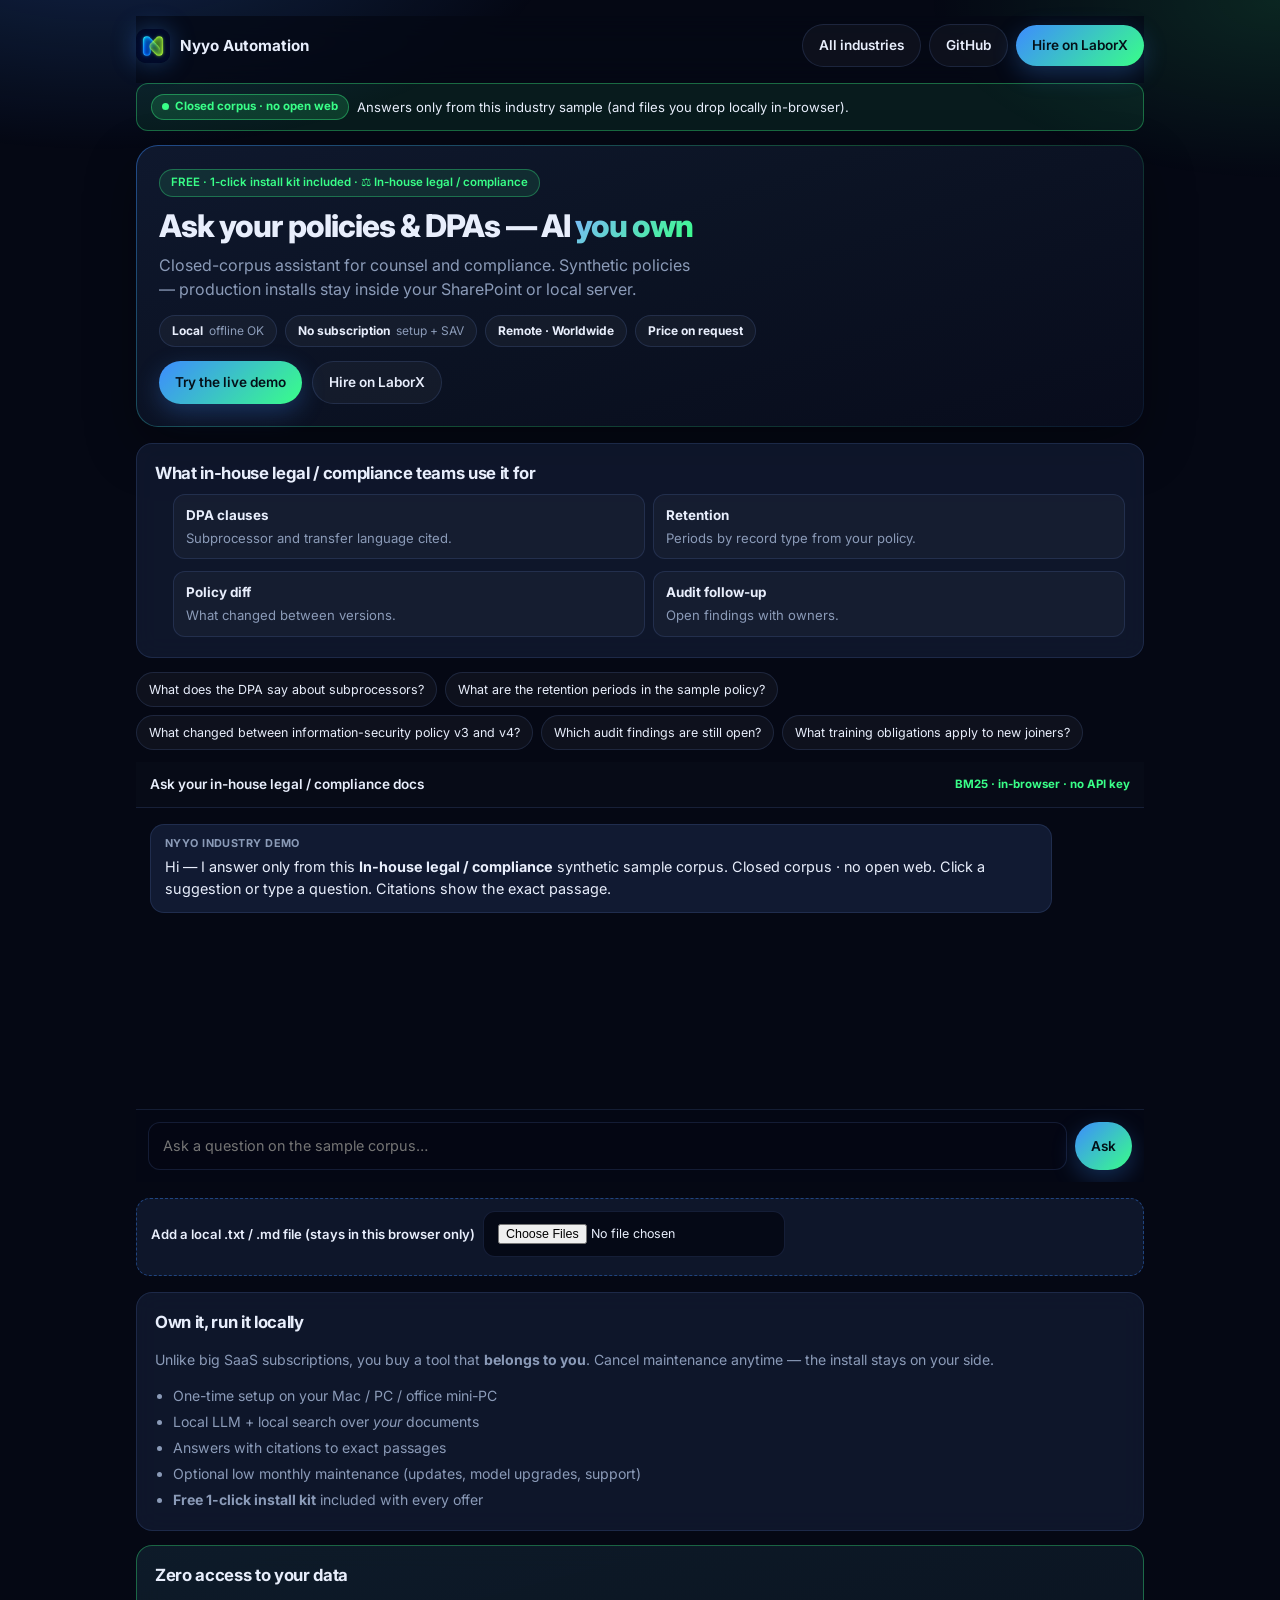
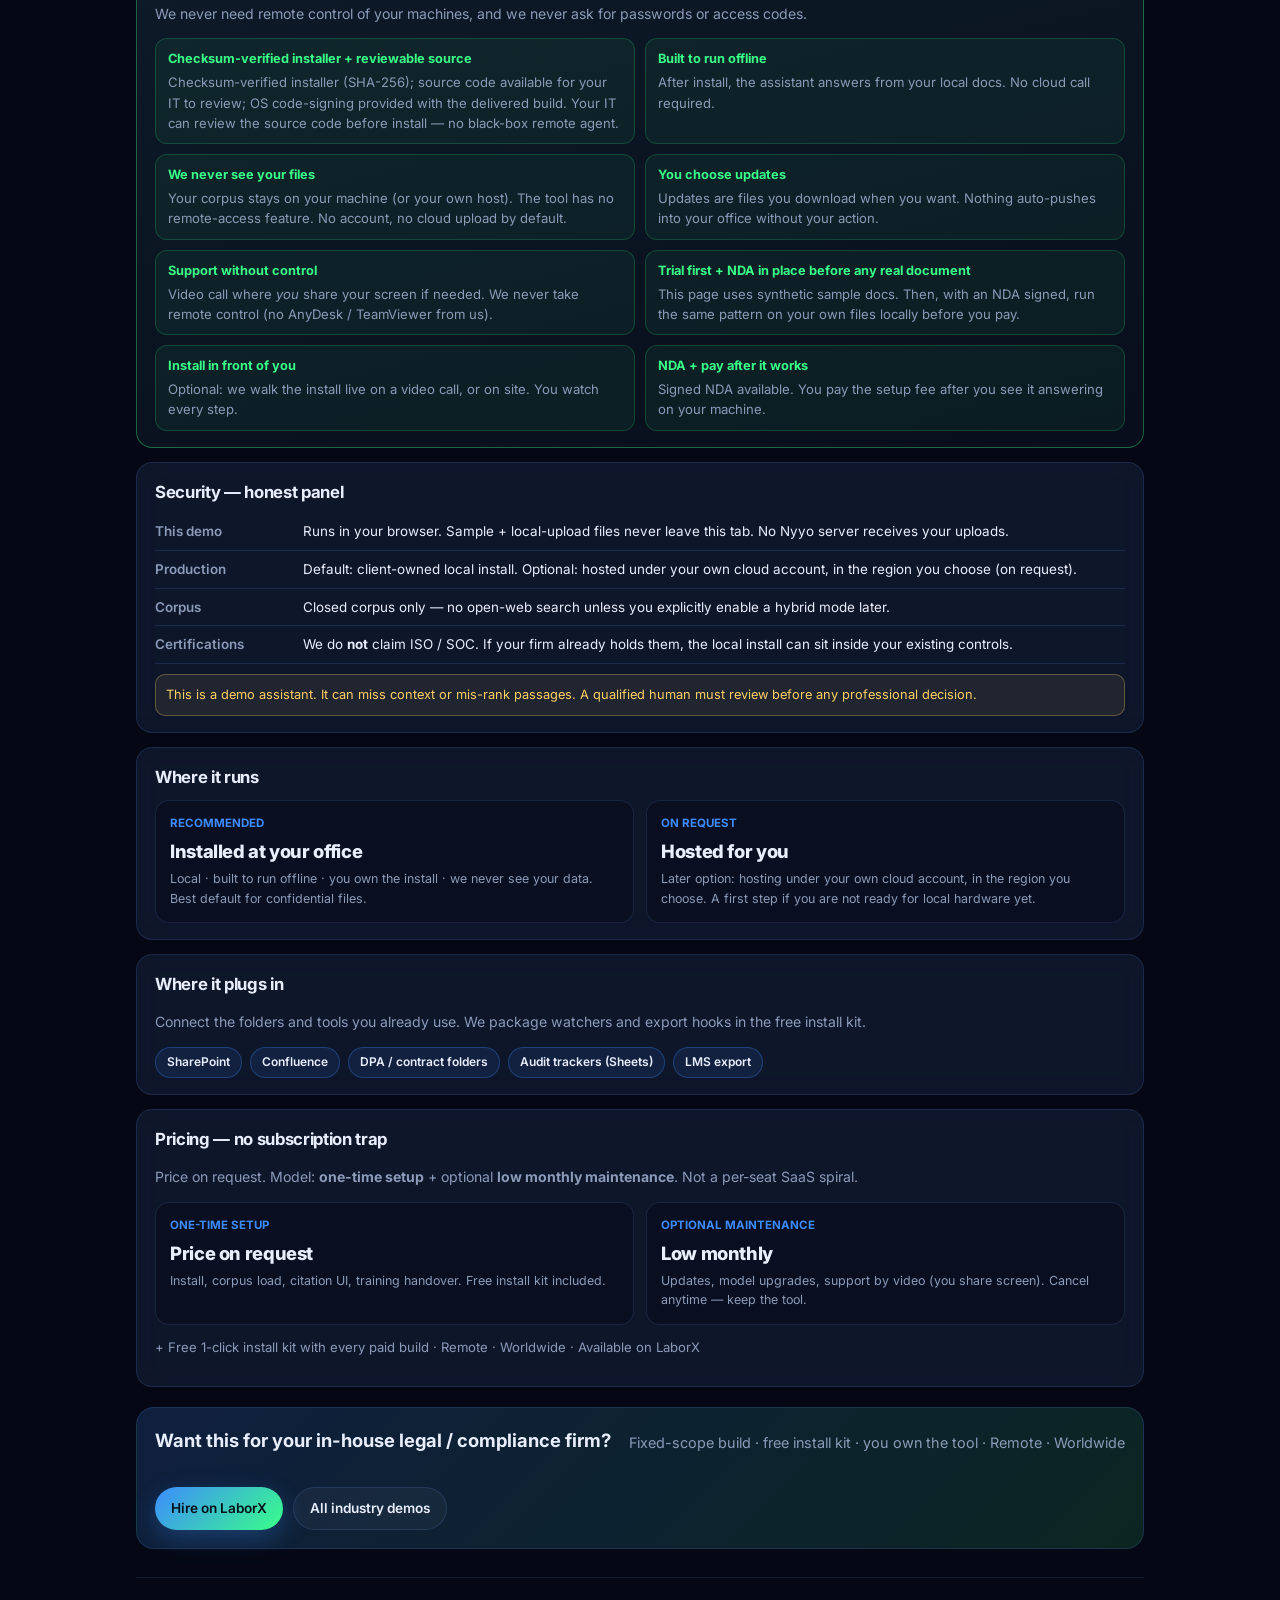
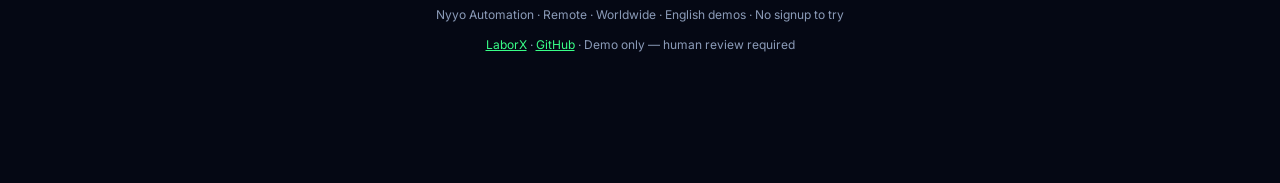
<file: compliance/index.html>
<!DOCTYPE html>
<html lang="en">
<head>
<meta charset="utf-8"/>
<meta name="viewport" content="width=device-width, initial-scale=1"/>
<title>In-house legal / compliance docs AI — Nyyo Automation</title>
<meta name="description" content="Closed-corpus assistant for counsel and compliance. Synthetic policies — production installs stay inside your SharePoint or local server. Local AI you own. Closed corpus. Remote · Worldwide."/>
<link rel="preconnect" href="https://fonts.googleapis.com"/>
<link rel="preconnect" href="https://fonts.gstatic.com" crossorigin/>
<link href="https://fonts.googleapis.com/css2?family=Inter:wght@400;600;700;800&display=swap" rel="stylesheet"/>
<link rel="stylesheet" href="../css/nyyo-kit.css"/>
<link rel="stylesheet" href="../css/style.css"/>
<link rel="icon" href="../assets/logo.png"/>
</head>
<body>
<div class="wrap">

<nav class="topbar">
  <a class="brand" href="https://nyyoautomation.github.io/nyyo-industry-demos/">
    <img src="../assets/logo.png" alt="" width="34" height="34" onerror="this.style.display='none'"/>
    <span>Nyyo Automation</span>
  </a>
  <div style="display:flex;gap:8px;flex-wrap:wrap;align-items:center">
    <a class="btn btn-ghost btn-sm" href="https://nyyoautomation.github.io/nyyo-industry-demos/">All industries</a>
    <a class="btn btn-ghost btn-sm" href="https://github.com/nyyoautomation">GitHub</a>
    <a class="btn btn-primary btn-sm" href="https://laborx.com/freelancers/users/id475124" target="_blank" rel="noopener">Hire on LaborX</a>
  </div>
</nav>

<div class="trust-banner">
  <span class="pill"><span class="live-dot"></span> Closed corpus · no open web</span>
  <span>Answers only from this industry sample (and files you drop locally in-browser).</span>
</div>

<header class="hero">
  <div class="hero-inner">
    <div class="tag">FREE · 1-click install kit included · ⚖️ In-house legal / compliance</div>
    <h1>Ask your policies & DPAs — AI <span class="grad">you own</span></h1>
    <p style="color:var(--muted);margin:0;max-width:54ch">Closed-corpus assistant for counsel and compliance. Synthetic policies — production installs stay inside your SharePoint or local server.</p>
    <div class="proof proof-pills">
      <span class="proof-pill"><strong>Local</strong> offline OK</span>
      <span class="proof-pill"><strong>No subscription</strong> setup + SAV</span>
      <span class="proof-pill"><strong>Remote · Worldwide</strong></span>
      <span class="proof-pill"><strong>Price on request</strong></span>
    </div>
    <div style="display:flex;flex-wrap:wrap;gap:10px;margin-top:14px">
      <a class="btn btn-primary" href="#demo">Try the live demo</a>
      <a class="btn btn-ghost" href="https://laborx.com/freelancers/users/id475124" target="_blank" rel="noopener">Hire on LaborX</a>
    </div>
  </div>
</header>

<section class="card-block" id="usecases">
  <h2>What in-house legal / compliance teams use it for</h2>
  <ul class="use-list"><li><strong>DPA clauses</strong>Subprocessor and transfer language cited.</li><li><strong>Retention</strong>Periods by record type from your policy.</li><li><strong>Policy diff</strong>What changed between versions.</li><li><strong>Audit follow-up</strong>Open findings with owners.</li></ul>
</section>

<section id="demo">
  <div class="chips" id="chips" aria-label="Suggested questions"></div>
  <div class="chat" role="log" aria-live="polite">
    <div class="chat-head">
      <span>Ask your in-house legal / compliance docs</span>
      <span style="font-size:.72rem;color:var(--lime);font-weight:700">BM25 · in-browser · no API key</span>
    </div>
    <div class="messages" id="messages"></div>
    <div class="composer">
      <input id="q" type="text" placeholder="Ask a question on the sample corpus…" autocomplete="off" aria-label="Question"/>
      <button class="btn btn-primary" id="send" type="button">Ask</button>
    </div>
  </div>
  <div class="upload-box">
    <label>Add a local .txt / .md file (stays in this browser only)
      <input id="local-upload" type="file" accept=".txt,.md,.markdown,.csv,text/plain" multiple/>
    </label>
    <div id="upload-status"></div>
  </div>
</section>


<section class="card-block" id="own-it">
  <h2>Own it, run it locally</h2>
  <p>Unlike big SaaS subscriptions, you buy a tool that <strong>belongs to you</strong>. Cancel maintenance anytime — the install stays on your side.</p>
  <ul>
    <li>One-time setup on your Mac / PC / office mini-PC</li>
    <li>Local LLM + local search over <em>your</em> documents</li>
    <li>Answers with citations to exact passages</li>
    <li>Optional low monthly maintenance (updates, model upgrades, support)</li>
    <li><strong>Free 1-click install kit</strong> included with every offer</li>
  </ul>
</section>


<section class="card-block zero-access" id="zero-access">
  <h2>Zero access to your data</h2>
  <p>We never need remote control of your machines, and we never ask for passwords or access codes.</p>
  <div class="za-grid">
    <div class="za-item"><strong>Checksum-verified installer + reviewable source</strong>Checksum-verified installer (SHA-256); source code available for your IT to review; OS code-signing provided with the delivered build. Your IT can review the source code before install — no black-box remote agent.</div>
    <div class="za-item"><strong>Built to run offline</strong>After install, the assistant answers from your local docs. No cloud call required.</div>
    <div class="za-item"><strong>We never see your files</strong>Your corpus stays on your machine (or your own host). The tool has no remote-access feature. No account, no cloud upload by default.</div>
    <div class="za-item"><strong>You choose updates</strong>Updates are files you download when you want. Nothing auto-pushes into your office without your action.</div>
    <div class="za-item"><strong>Support without control</strong>Video call where <em>you</em> share your screen if needed. We never take remote control (no AnyDesk / TeamViewer from us).</div>
    <div class="za-item"><strong>Trial first + NDA in place before any real document</strong>This page uses synthetic sample docs. Then, with an NDA signed, run the same pattern on your own files locally before you pay.</div>
    <div class="za-item"><strong>Install in front of you</strong>Optional: we walk the install live on a video call, or on site. You watch every step.</div>
    <div class="za-item"><strong>NDA + pay after it works</strong>Signed NDA available. You pay the setup fee after you see it answering on your machine.</div>
  </div>
</section>


<section class="card-block security-panel" id="security">
  <h2>Security — honest panel</h2>
  <div class="sec-row"><div class="sec-k">This demo</div><div class="sec-v">Runs in your browser. Sample + local-upload files never leave this tab. No Nyyo server receives your uploads.</div></div>
  <div class="sec-row"><div class="sec-k">Production</div><div class="sec-v">Default: client-owned local install. Optional: hosted under your own cloud account, in the region you choose (on request).</div></div>
  <div class="sec-row"><div class="sec-k">Corpus</div><div class="sec-v">Closed corpus only — no open-web search unless you explicitly enable a hybrid mode later.</div></div>
  <div class="sec-row"><div class="sec-k">Certifications</div><div class="sec-v">We do <strong>not</strong> claim ISO / SOC. If your firm already holds them, the local install can sit inside your existing controls.</div></div>
  <div class="honest">This is a demo assistant. It can miss context or mis-rank passages. A qualified human must review before any professional decision.</div>
</section>


<section class="card-block" id="hosting">
  <h2>Where it runs</h2>
  <div class="price-box">
    <div class="price-tier">
      <div class="label">Recommended</div>
      <div class="amount">Installed at your office</div>
      <div class="note">Local · built to run offline · you own the install · we never see your data. Best default for confidential files.</div>
    </div>
    <div class="price-tier">
      <div class="label">On request</div>
      <div class="amount">Hosted for you</div>
      <div class="note">Later option: hosting under your own cloud account, in the region you choose. A first step if you are not ready for local hardware yet.</div>
    </div>
  </div>
</section>


<section class="card-block" id="integrations">
  <h2>Where it plugs in</h2>
  <p>Connect the folders and tools you already use. We package watchers and export hooks in the free install kit.</p>
  <div class="plug-chips"><span>SharePoint</span><span>Confluence</span><span>DPA / contract folders</span><span>Audit trackers (Sheets)</span><span>LMS export</span></div>
</section>


<section class="card-block" id="pricing">
  <h2>Pricing — no subscription trap</h2>
  <p>Price on request. Model: <strong>one-time setup</strong> + optional <strong>low monthly maintenance</strong>. Not a per-seat SaaS spiral.</p>
  <div class="price-box">
    <div class="price-tier">
      <div class="label">One-time setup</div>
      <div class="amount">Price on request</div>
      <div class="note">Install, corpus load, citation UI, training handover. Free install kit included.</div>
    </div>
    <div class="price-tier">
      <div class="label">Optional maintenance</div>
      <div class="amount">Low monthly</div>
      <div class="note">Updates, model upgrades, support by video (you share screen). Cancel anytime — keep the tool.</div>
    </div>
  </div>
  <p style="margin-top:12px;font-size:.82rem;color:var(--muted)">+ Free 1-click install kit with every paid build · Remote · Worldwide · Available on LaborX</p>
</section>


<section class="cta-band">
  <h2 style="margin:0 0 6px;font-size:1.15rem">Want this for your in-house legal / compliance firm?</h2>
  <p style="margin:0;color:var(--muted);font-size:.9rem">Fixed-scope build · free install kit · you own the tool · Remote · Worldwide</p>
  <div class="btns">
    <a class="btn btn-primary" href="https://laborx.com/freelancers/users/id475124" target="_blank" rel="noopener">Hire on LaborX</a>
    <a class="btn btn-ghost" href="https://nyyoautomation.github.io/nyyo-industry-demos/">All industry demos</a>
  </div>
</section>


<footer class="footer">
  <p>Nyyo Automation · Remote · Worldwide · English demos · No signup to try</p>
  <p><a href="https://laborx.com/freelancers/users/id475124">LaborX</a> · <a href="https://github.com/nyyoautomation">GitHub</a> · Demo only — human review required</p>
</footer>
<div class="sticky-cta">
  <a class="btn btn-primary btn-sm" href="https://laborx.com/freelancers/users/id475124" target="_blank" rel="noopener">Hire on LaborX</a>
  <a class="btn btn-ghost btn-sm" href="#zero-access">Zero access</a>
</div>

</div>
<script>window.NYYO_VERTICAL = {"id": "compliance", "name": "In-house legal / compliance", "questions": ["What does the DPA say about subprocessors?", "What are the retention periods in the sample policy?", "What changed between information-security policy v3 and v4?", "Which audit findings are still open?", "What training obligations apply to new joiners?"], "synonyms": [{"pattern": "dpa|subprocessor|processor", "words": ["subprocessor", "dpa", "notice", "thirty", "days"]}, {"pattern": "retention|period|keep", "words": ["retention", "years", "hr", "contract", "log"]}, {"pattern": "v3|v4|security|policy|changed", "words": ["mfa", "encryption", "policy", "version", "phishing"]}, {"pattern": "audit|finding|open", "words": ["audit", "finding", "access", "review", "vendor"]}, {"pattern": "training|obligation|joiner", "words": ["training", "joiner", "thirty", "days", "annual"]}]};</script>
<script src="../js/bm25.js"></script>
<script src="../js/engine.js"></script>
</body>
</html>
</file>
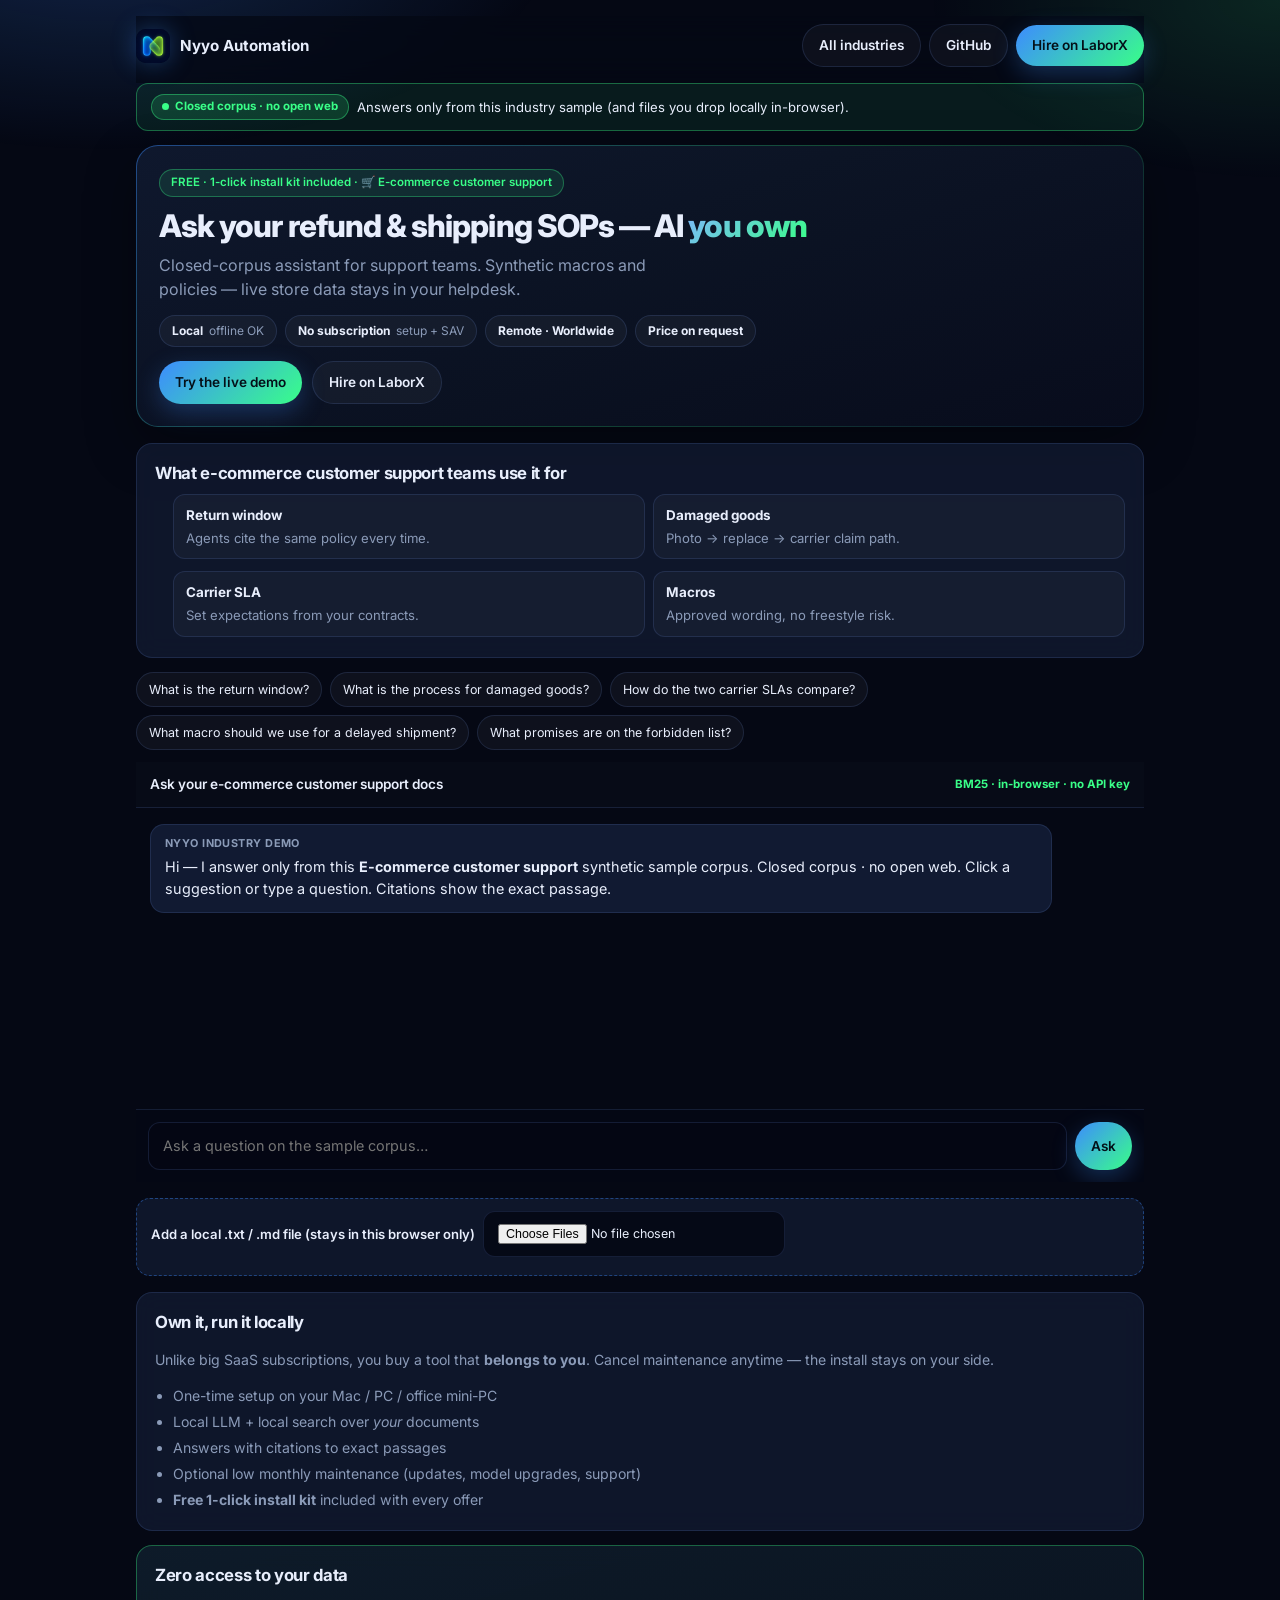
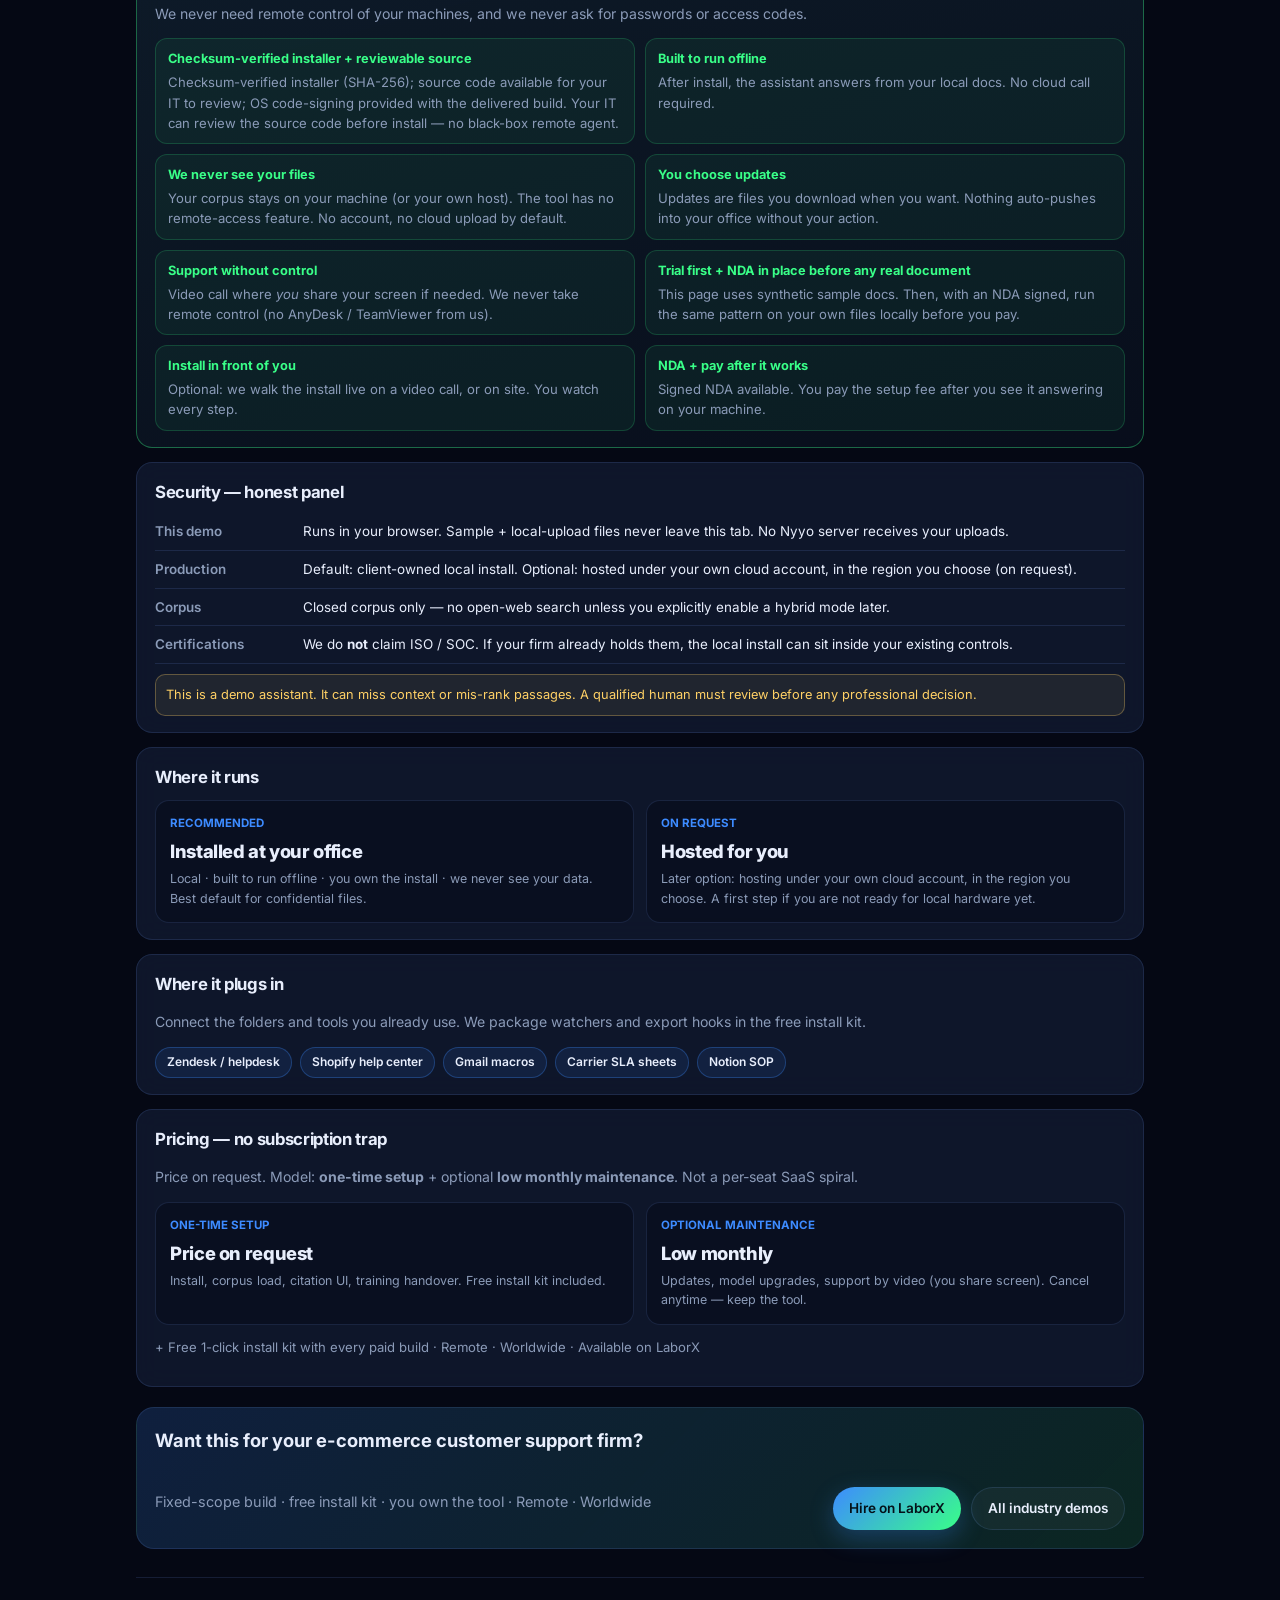
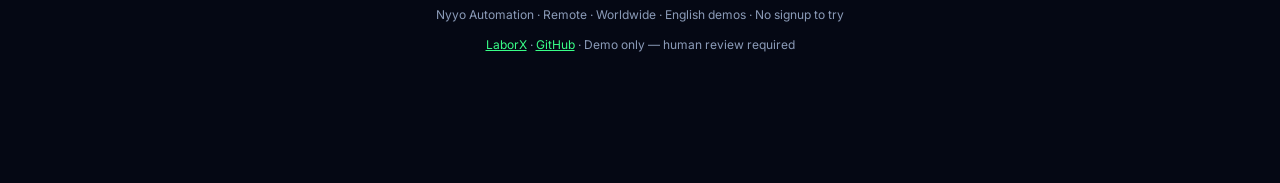
<file: ecommerce-support/index.html>
<!DOCTYPE html>
<html lang="en">
<head>
<meta charset="utf-8"/>
<meta name="viewport" content="width=device-width, initial-scale=1"/>
<title>E-commerce customer support docs AI — Nyyo Automation</title>
<meta name="description" content="Closed-corpus assistant for support teams. Synthetic macros and policies — live store data stays in your helpdesk. Local AI you own. Closed corpus. Remote · Worldwide."/>
<link rel="preconnect" href="https://fonts.googleapis.com"/>
<link rel="preconnect" href="https://fonts.gstatic.com" crossorigin/>
<link href="https://fonts.googleapis.com/css2?family=Inter:wght@400;600;700;800&display=swap" rel="stylesheet"/>
<link rel="stylesheet" href="../css/nyyo-kit.css"/>
<link rel="stylesheet" href="../css/style.css"/>
<link rel="icon" href="../assets/logo.png"/>
</head>
<body>
<div class="wrap">

<nav class="topbar">
  <a class="brand" href="https://nyyoautomation.github.io/nyyo-industry-demos/">
    <img src="../assets/logo.png" alt="" width="34" height="34" onerror="this.style.display='none'"/>
    <span>Nyyo Automation</span>
  </a>
  <div style="display:flex;gap:8px;flex-wrap:wrap;align-items:center">
    <a class="btn btn-ghost btn-sm" href="https://nyyoautomation.github.io/nyyo-industry-demos/">All industries</a>
    <a class="btn btn-ghost btn-sm" href="https://github.com/nyyoautomation">GitHub</a>
    <a class="btn btn-primary btn-sm" href="https://laborx.com/freelancers/users/id475124" target="_blank" rel="noopener">Hire on LaborX</a>
  </div>
</nav>

<div class="trust-banner">
  <span class="pill"><span class="live-dot"></span> Closed corpus · no open web</span>
  <span>Answers only from this industry sample (and files you drop locally in-browser).</span>
</div>

<header class="hero">
  <div class="hero-inner">
    <div class="tag">FREE · 1-click install kit included · 🛒 E-commerce customer support</div>
    <h1>Ask your refund & shipping SOPs — AI <span class="grad">you own</span></h1>
    <p style="color:var(--muted);margin:0;max-width:54ch">Closed-corpus assistant for support teams. Synthetic macros and policies — live store data stays in your helpdesk.</p>
    <div class="proof proof-pills">
      <span class="proof-pill"><strong>Local</strong> offline OK</span>
      <span class="proof-pill"><strong>No subscription</strong> setup + SAV</span>
      <span class="proof-pill"><strong>Remote · Worldwide</strong></span>
      <span class="proof-pill"><strong>Price on request</strong></span>
    </div>
    <div style="display:flex;flex-wrap:wrap;gap:10px;margin-top:14px">
      <a class="btn btn-primary" href="#demo">Try the live demo</a>
      <a class="btn btn-ghost" href="https://laborx.com/freelancers/users/id475124" target="_blank" rel="noopener">Hire on LaborX</a>
    </div>
  </div>
</header>

<section class="card-block" id="usecases">
  <h2>What e-commerce customer support teams use it for</h2>
  <ul class="use-list"><li><strong>Return window</strong>Agents cite the same policy every time.</li><li><strong>Damaged goods</strong>Photo → replace → carrier claim path.</li><li><strong>Carrier SLA</strong>Set expectations from your contracts.</li><li><strong>Macros</strong>Approved wording, no freestyle risk.</li></ul>
</section>

<section id="demo">
  <div class="chips" id="chips" aria-label="Suggested questions"></div>
  <div class="chat" role="log" aria-live="polite">
    <div class="chat-head">
      <span>Ask your e-commerce customer support docs</span>
      <span style="font-size:.72rem;color:var(--lime);font-weight:700">BM25 · in-browser · no API key</span>
    </div>
    <div class="messages" id="messages"></div>
    <div class="composer">
      <input id="q" type="text" placeholder="Ask a question on the sample corpus…" autocomplete="off" aria-label="Question"/>
      <button class="btn btn-primary" id="send" type="button">Ask</button>
    </div>
  </div>
  <div class="upload-box">
    <label>Add a local .txt / .md file (stays in this browser only)
      <input id="local-upload" type="file" accept=".txt,.md,.markdown,.csv,text/plain" multiple/>
    </label>
    <div id="upload-status"></div>
  </div>
</section>


<section class="card-block" id="own-it">
  <h2>Own it, run it locally</h2>
  <p>Unlike big SaaS subscriptions, you buy a tool that <strong>belongs to you</strong>. Cancel maintenance anytime — the install stays on your side.</p>
  <ul>
    <li>One-time setup on your Mac / PC / office mini-PC</li>
    <li>Local LLM + local search over <em>your</em> documents</li>
    <li>Answers with citations to exact passages</li>
    <li>Optional low monthly maintenance (updates, model upgrades, support)</li>
    <li><strong>Free 1-click install kit</strong> included with every offer</li>
  </ul>
</section>


<section class="card-block zero-access" id="zero-access">
  <h2>Zero access to your data</h2>
  <p>We never need remote control of your machines, and we never ask for passwords or access codes.</p>
  <div class="za-grid">
    <div class="za-item"><strong>Checksum-verified installer + reviewable source</strong>Checksum-verified installer (SHA-256); source code available for your IT to review; OS code-signing provided with the delivered build. Your IT can review the source code before install — no black-box remote agent.</div>
    <div class="za-item"><strong>Built to run offline</strong>After install, the assistant answers from your local docs. No cloud call required.</div>
    <div class="za-item"><strong>We never see your files</strong>Your corpus stays on your machine (or your own host). The tool has no remote-access feature. No account, no cloud upload by default.</div>
    <div class="za-item"><strong>You choose updates</strong>Updates are files you download when you want. Nothing auto-pushes into your office without your action.</div>
    <div class="za-item"><strong>Support without control</strong>Video call where <em>you</em> share your screen if needed. We never take remote control (no AnyDesk / TeamViewer from us).</div>
    <div class="za-item"><strong>Trial first + NDA in place before any real document</strong>This page uses synthetic sample docs. Then, with an NDA signed, run the same pattern on your own files locally before you pay.</div>
    <div class="za-item"><strong>Install in front of you</strong>Optional: we walk the install live on a video call, or on site. You watch every step.</div>
    <div class="za-item"><strong>NDA + pay after it works</strong>Signed NDA available. You pay the setup fee after you see it answering on your machine.</div>
  </div>
</section>


<section class="card-block security-panel" id="security">
  <h2>Security — honest panel</h2>
  <div class="sec-row"><div class="sec-k">This demo</div><div class="sec-v">Runs in your browser. Sample + local-upload files never leave this tab. No Nyyo server receives your uploads.</div></div>
  <div class="sec-row"><div class="sec-k">Production</div><div class="sec-v">Default: client-owned local install. Optional: hosted under your own cloud account, in the region you choose (on request).</div></div>
  <div class="sec-row"><div class="sec-k">Corpus</div><div class="sec-v">Closed corpus only — no open-web search unless you explicitly enable a hybrid mode later.</div></div>
  <div class="sec-row"><div class="sec-k">Certifications</div><div class="sec-v">We do <strong>not</strong> claim ISO / SOC. If your firm already holds them, the local install can sit inside your existing controls.</div></div>
  <div class="honest">This is a demo assistant. It can miss context or mis-rank passages. A qualified human must review before any professional decision.</div>
</section>


<section class="card-block" id="hosting">
  <h2>Where it runs</h2>
  <div class="price-box">
    <div class="price-tier">
      <div class="label">Recommended</div>
      <div class="amount">Installed at your office</div>
      <div class="note">Local · built to run offline · you own the install · we never see your data. Best default for confidential files.</div>
    </div>
    <div class="price-tier">
      <div class="label">On request</div>
      <div class="amount">Hosted for you</div>
      <div class="note">Later option: hosting under your own cloud account, in the region you choose. A first step if you are not ready for local hardware yet.</div>
    </div>
  </div>
</section>


<section class="card-block" id="integrations">
  <h2>Where it plugs in</h2>
  <p>Connect the folders and tools you already use. We package watchers and export hooks in the free install kit.</p>
  <div class="plug-chips"><span>Zendesk / helpdesk</span><span>Shopify help center</span><span>Gmail macros</span><span>Carrier SLA sheets</span><span>Notion SOP</span></div>
</section>


<section class="card-block" id="pricing">
  <h2>Pricing — no subscription trap</h2>
  <p>Price on request. Model: <strong>one-time setup</strong> + optional <strong>low monthly maintenance</strong>. Not a per-seat SaaS spiral.</p>
  <div class="price-box">
    <div class="price-tier">
      <div class="label">One-time setup</div>
      <div class="amount">Price on request</div>
      <div class="note">Install, corpus load, citation UI, training handover. Free install kit included.</div>
    </div>
    <div class="price-tier">
      <div class="label">Optional maintenance</div>
      <div class="amount">Low monthly</div>
      <div class="note">Updates, model upgrades, support by video (you share screen). Cancel anytime — keep the tool.</div>
    </div>
  </div>
  <p style="margin-top:12px;font-size:.82rem;color:var(--muted)">+ Free 1-click install kit with every paid build · Remote · Worldwide · Available on LaborX</p>
</section>


<section class="cta-band">
  <h2 style="margin:0 0 6px;font-size:1.15rem">Want this for your e-commerce customer support firm?</h2>
  <p style="margin:0;color:var(--muted);font-size:.9rem">Fixed-scope build · free install kit · you own the tool · Remote · Worldwide</p>
  <div class="btns">
    <a class="btn btn-primary" href="https://laborx.com/freelancers/users/id475124" target="_blank" rel="noopener">Hire on LaborX</a>
    <a class="btn btn-ghost" href="https://nyyoautomation.github.io/nyyo-industry-demos/">All industry demos</a>
  </div>
</section>


<footer class="footer">
  <p>Nyyo Automation · Remote · Worldwide · English demos · No signup to try</p>
  <p><a href="https://laborx.com/freelancers/users/id475124">LaborX</a> · <a href="https://github.com/nyyoautomation">GitHub</a> · Demo only — human review required</p>
</footer>
<div class="sticky-cta">
  <a class="btn btn-primary btn-sm" href="https://laborx.com/freelancers/users/id475124" target="_blank" rel="noopener">Hire on LaborX</a>
  <a class="btn btn-ghost btn-sm" href="#zero-access">Zero access</a>
</div>

</div>
<script>window.NYYO_VERTICAL = {"id": "ecommerce-support", "name": "E-commerce customer support", "questions": ["What is the return window?", "What is the process for damaged goods?", "How do the two carrier SLAs compare?", "What macro should we use for a delayed shipment?", "What promises are on the forbidden list?"], "synonyms": [{"pattern": "return|window|refund|days", "words": ["return", "thirty", "days", "unused", "window"]}, {"pattern": "damaged|goods|broken|process", "words": ["damaged", "photo", "replacement", "carrier", "claim"]}, {"pattern": "carrier|sla|compare|shipping", "words": ["carrier", "sla", "express", "standard", "days"]}, {"pattern": "macro|delay|shipment|late", "words": ["macro", "delay", "apology", "tracking", "credit"]}, {"pattern": "forbidden|promise|list", "words": ["forbidden", "guarantee", "same-day", "medical", "legal"]}]};</script>
<script src="../js/bm25.js"></script>
<script src="../js/engine.js"></script>
</body>
</html>
</file>
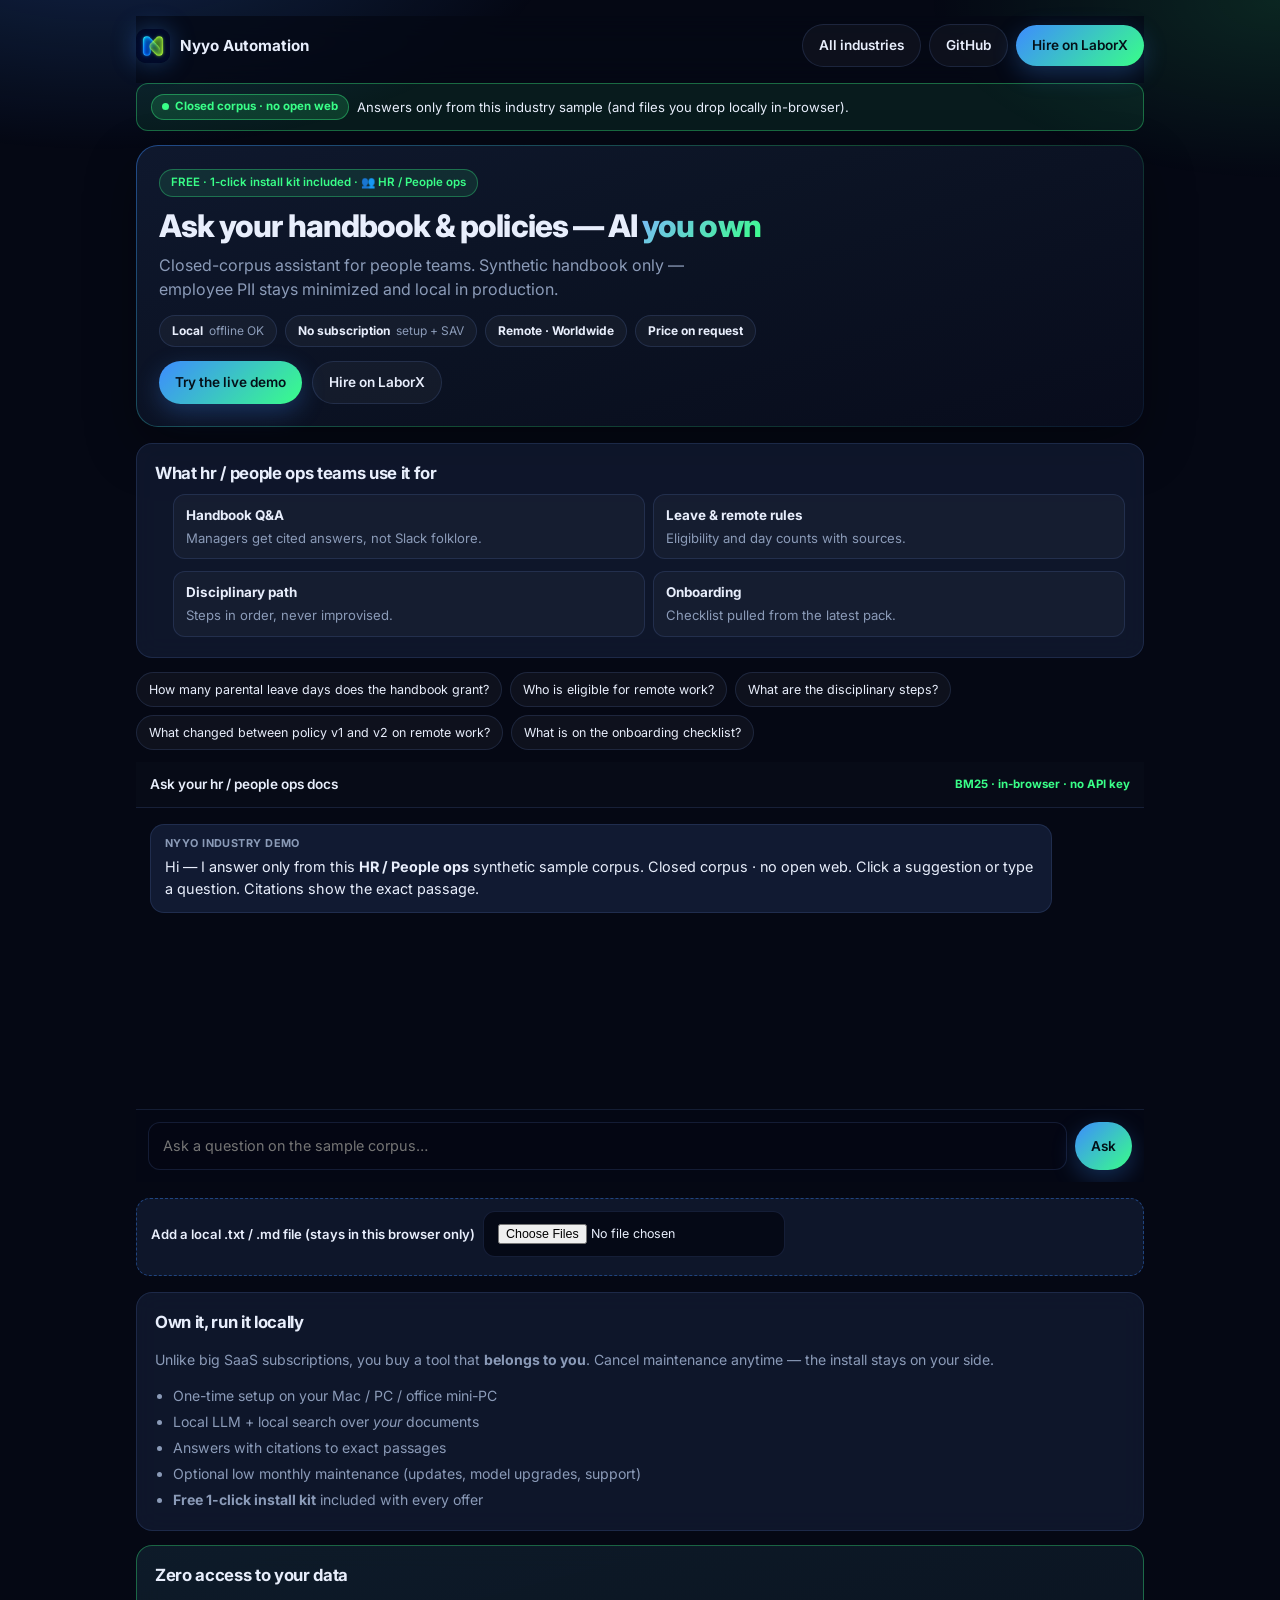
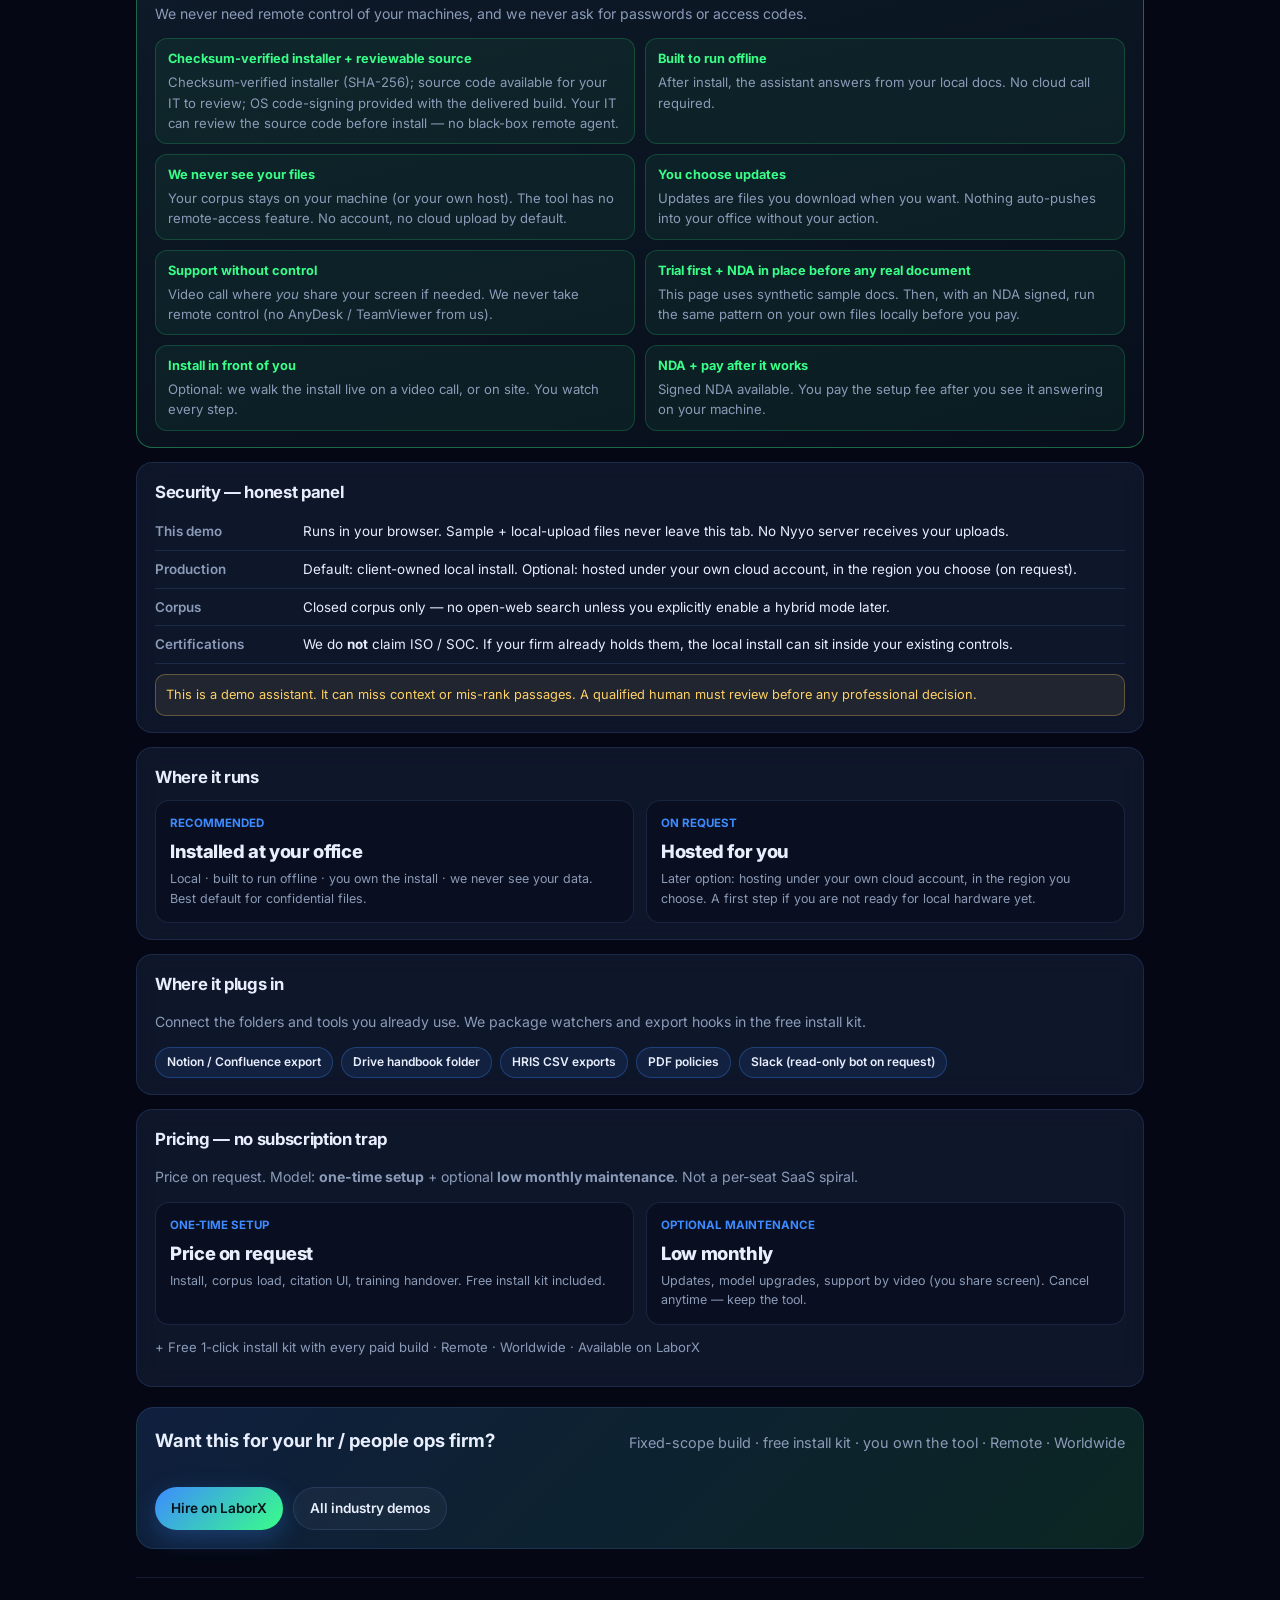
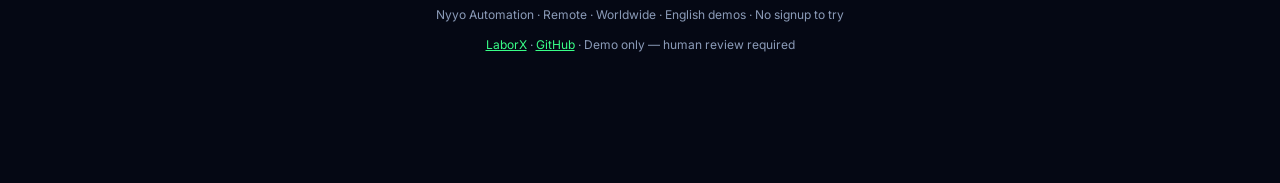
<file: hr/index.html>
<!DOCTYPE html>
<html lang="en">
<head>
<meta charset="utf-8"/>
<meta name="viewport" content="width=device-width, initial-scale=1"/>
<title>HR / People ops docs AI — Nyyo Automation</title>
<meta name="description" content="Closed-corpus assistant for people teams. Synthetic handbook only — employee PII stays minimized and local in production. Local AI you own. Closed corpus. Remote · Worldwide."/>
<link rel="preconnect" href="https://fonts.googleapis.com"/>
<link rel="preconnect" href="https://fonts.gstatic.com" crossorigin/>
<link href="https://fonts.googleapis.com/css2?family=Inter:wght@400;600;700;800&display=swap" rel="stylesheet"/>
<link rel="stylesheet" href="../css/nyyo-kit.css"/>
<link rel="stylesheet" href="../css/style.css"/>
<link rel="icon" href="../assets/logo.png"/>
</head>
<body>
<div class="wrap">

<nav class="topbar">
  <a class="brand" href="https://nyyoautomation.github.io/nyyo-industry-demos/">
    <img src="../assets/logo.png" alt="" width="34" height="34" onerror="this.style.display='none'"/>
    <span>Nyyo Automation</span>
  </a>
  <div style="display:flex;gap:8px;flex-wrap:wrap;align-items:center">
    <a class="btn btn-ghost btn-sm" href="https://nyyoautomation.github.io/nyyo-industry-demos/">All industries</a>
    <a class="btn btn-ghost btn-sm" href="https://github.com/nyyoautomation">GitHub</a>
    <a class="btn btn-primary btn-sm" href="https://laborx.com/freelancers/users/id475124" target="_blank" rel="noopener">Hire on LaborX</a>
  </div>
</nav>

<div class="trust-banner">
  <span class="pill"><span class="live-dot"></span> Closed corpus · no open web</span>
  <span>Answers only from this industry sample (and files you drop locally in-browser).</span>
</div>

<header class="hero">
  <div class="hero-inner">
    <div class="tag">FREE · 1-click install kit included · 👥 HR / People ops</div>
    <h1>Ask your handbook & policies — AI <span class="grad">you own</span></h1>
    <p style="color:var(--muted);margin:0;max-width:54ch">Closed-corpus assistant for people teams. Synthetic handbook only — employee PII stays minimized and local in production.</p>
    <div class="proof proof-pills">
      <span class="proof-pill"><strong>Local</strong> offline OK</span>
      <span class="proof-pill"><strong>No subscription</strong> setup + SAV</span>
      <span class="proof-pill"><strong>Remote · Worldwide</strong></span>
      <span class="proof-pill"><strong>Price on request</strong></span>
    </div>
    <div style="display:flex;flex-wrap:wrap;gap:10px;margin-top:14px">
      <a class="btn btn-primary" href="#demo">Try the live demo</a>
      <a class="btn btn-ghost" href="https://laborx.com/freelancers/users/id475124" target="_blank" rel="noopener">Hire on LaborX</a>
    </div>
  </div>
</header>

<section class="card-block" id="usecases">
  <h2>What hr / people ops teams use it for</h2>
  <ul class="use-list"><li><strong>Handbook Q&A</strong>Managers get cited answers, not Slack folklore.</li><li><strong>Leave & remote rules</strong>Eligibility and day counts with sources.</li><li><strong>Disciplinary path</strong>Steps in order, never improvised.</li><li><strong>Onboarding</strong>Checklist pulled from the latest pack.</li></ul>
</section>

<section id="demo">
  <div class="chips" id="chips" aria-label="Suggested questions"></div>
  <div class="chat" role="log" aria-live="polite">
    <div class="chat-head">
      <span>Ask your hr / people ops docs</span>
      <span style="font-size:.72rem;color:var(--lime);font-weight:700">BM25 · in-browser · no API key</span>
    </div>
    <div class="messages" id="messages"></div>
    <div class="composer">
      <input id="q" type="text" placeholder="Ask a question on the sample corpus…" autocomplete="off" aria-label="Question"/>
      <button class="btn btn-primary" id="send" type="button">Ask</button>
    </div>
  </div>
  <div class="upload-box">
    <label>Add a local .txt / .md file (stays in this browser only)
      <input id="local-upload" type="file" accept=".txt,.md,.markdown,.csv,text/plain" multiple/>
    </label>
    <div id="upload-status"></div>
  </div>
</section>


<section class="card-block" id="own-it">
  <h2>Own it, run it locally</h2>
  <p>Unlike big SaaS subscriptions, you buy a tool that <strong>belongs to you</strong>. Cancel maintenance anytime — the install stays on your side.</p>
  <ul>
    <li>One-time setup on your Mac / PC / office mini-PC</li>
    <li>Local LLM + local search over <em>your</em> documents</li>
    <li>Answers with citations to exact passages</li>
    <li>Optional low monthly maintenance (updates, model upgrades, support)</li>
    <li><strong>Free 1-click install kit</strong> included with every offer</li>
  </ul>
</section>


<section class="card-block zero-access" id="zero-access">
  <h2>Zero access to your data</h2>
  <p>We never need remote control of your machines, and we never ask for passwords or access codes.</p>
  <div class="za-grid">
    <div class="za-item"><strong>Checksum-verified installer + reviewable source</strong>Checksum-verified installer (SHA-256); source code available for your IT to review; OS code-signing provided with the delivered build. Your IT can review the source code before install — no black-box remote agent.</div>
    <div class="za-item"><strong>Built to run offline</strong>After install, the assistant answers from your local docs. No cloud call required.</div>
    <div class="za-item"><strong>We never see your files</strong>Your corpus stays on your machine (or your own host). The tool has no remote-access feature. No account, no cloud upload by default.</div>
    <div class="za-item"><strong>You choose updates</strong>Updates are files you download when you want. Nothing auto-pushes into your office without your action.</div>
    <div class="za-item"><strong>Support without control</strong>Video call where <em>you</em> share your screen if needed. We never take remote control (no AnyDesk / TeamViewer from us).</div>
    <div class="za-item"><strong>Trial first + NDA in place before any real document</strong>This page uses synthetic sample docs. Then, with an NDA signed, run the same pattern on your own files locally before you pay.</div>
    <div class="za-item"><strong>Install in front of you</strong>Optional: we walk the install live on a video call, or on site. You watch every step.</div>
    <div class="za-item"><strong>NDA + pay after it works</strong>Signed NDA available. You pay the setup fee after you see it answering on your machine.</div>
  </div>
</section>


<section class="card-block security-panel" id="security">
  <h2>Security — honest panel</h2>
  <div class="sec-row"><div class="sec-k">This demo</div><div class="sec-v">Runs in your browser. Sample + local-upload files never leave this tab. No Nyyo server receives your uploads.</div></div>
  <div class="sec-row"><div class="sec-k">Production</div><div class="sec-v">Default: client-owned local install. Optional: hosted under your own cloud account, in the region you choose (on request).</div></div>
  <div class="sec-row"><div class="sec-k">Corpus</div><div class="sec-v">Closed corpus only — no open-web search unless you explicitly enable a hybrid mode later.</div></div>
  <div class="sec-row"><div class="sec-k">Certifications</div><div class="sec-v">We do <strong>not</strong> claim ISO / SOC. If your firm already holds them, the local install can sit inside your existing controls.</div></div>
  <div class="honest">This is a demo assistant. It can miss context or mis-rank passages. A qualified human must review before any professional decision.</div>
</section>


<section class="card-block" id="hosting">
  <h2>Where it runs</h2>
  <div class="price-box">
    <div class="price-tier">
      <div class="label">Recommended</div>
      <div class="amount">Installed at your office</div>
      <div class="note">Local · built to run offline · you own the install · we never see your data. Best default for confidential files.</div>
    </div>
    <div class="price-tier">
      <div class="label">On request</div>
      <div class="amount">Hosted for you</div>
      <div class="note">Later option: hosting under your own cloud account, in the region you choose. A first step if you are not ready for local hardware yet.</div>
    </div>
  </div>
</section>


<section class="card-block" id="integrations">
  <h2>Where it plugs in</h2>
  <p>Connect the folders and tools you already use. We package watchers and export hooks in the free install kit.</p>
  <div class="plug-chips"><span>Notion / Confluence export</span><span>Drive handbook folder</span><span>HRIS CSV exports</span><span>PDF policies</span><span>Slack (read-only bot on request)</span></div>
</section>


<section class="card-block" id="pricing">
  <h2>Pricing — no subscription trap</h2>
  <p>Price on request. Model: <strong>one-time setup</strong> + optional <strong>low monthly maintenance</strong>. Not a per-seat SaaS spiral.</p>
  <div class="price-box">
    <div class="price-tier">
      <div class="label">One-time setup</div>
      <div class="amount">Price on request</div>
      <div class="note">Install, corpus load, citation UI, training handover. Free install kit included.</div>
    </div>
    <div class="price-tier">
      <div class="label">Optional maintenance</div>
      <div class="amount">Low monthly</div>
      <div class="note">Updates, model upgrades, support by video (you share screen). Cancel anytime — keep the tool.</div>
    </div>
  </div>
  <p style="margin-top:12px;font-size:.82rem;color:var(--muted)">+ Free 1-click install kit with every paid build · Remote · Worldwide · Available on LaborX</p>
</section>


<section class="cta-band">
  <h2 style="margin:0 0 6px;font-size:1.15rem">Want this for your hr / people ops firm?</h2>
  <p style="margin:0;color:var(--muted);font-size:.9rem">Fixed-scope build · free install kit · you own the tool · Remote · Worldwide</p>
  <div class="btns">
    <a class="btn btn-primary" href="https://laborx.com/freelancers/users/id475124" target="_blank" rel="noopener">Hire on LaborX</a>
    <a class="btn btn-ghost" href="https://nyyoautomation.github.io/nyyo-industry-demos/">All industry demos</a>
  </div>
</section>


<footer class="footer">
  <p>Nyyo Automation · Remote · Worldwide · English demos · No signup to try</p>
  <p><a href="https://laborx.com/freelancers/users/id475124">LaborX</a> · <a href="https://github.com/nyyoautomation">GitHub</a> · Demo only — human review required</p>
</footer>
<div class="sticky-cta">
  <a class="btn btn-primary btn-sm" href="https://laborx.com/freelancers/users/id475124" target="_blank" rel="noopener">Hire on LaborX</a>
  <a class="btn btn-ghost btn-sm" href="#zero-access">Zero access</a>
</div>

</div>
<script>window.NYYO_VERTICAL = {"id": "hr", "name": "HR / People ops", "questions": ["How many parental leave days does the handbook grant?", "Who is eligible for remote work?", "What are the disciplinary steps?", "What changed between policy v1 and v2 on remote work?", "What is on the onboarding checklist?"], "synonyms": [{"pattern": "parental|leave|maternity|paternity|days", "words": ["parental", "leave", "days", "sixteen", "weeks", "handbook"]}, {"pattern": "remote|eligible|work from home|wfh", "words": ["remote", "eligible", "probation", "hybrid", "days"]}, {"pattern": "disciplin|warning|steps|misconduct", "words": ["disciplinary", "verbal", "written", "final", "dismissal"]}, {"pattern": "v1|v2|changed|compare|policy", "words": ["remote", "policy", "version", "hybrid", "office"]}, {"pattern": "onboarding|checklist|new hire", "words": ["onboarding", "checklist", "laptop", "payroll", "buddy"]}]};</script>
<script src="../js/bm25.js"></script>
<script src="../js/engine.js"></script>
</body>
</html>
</file>
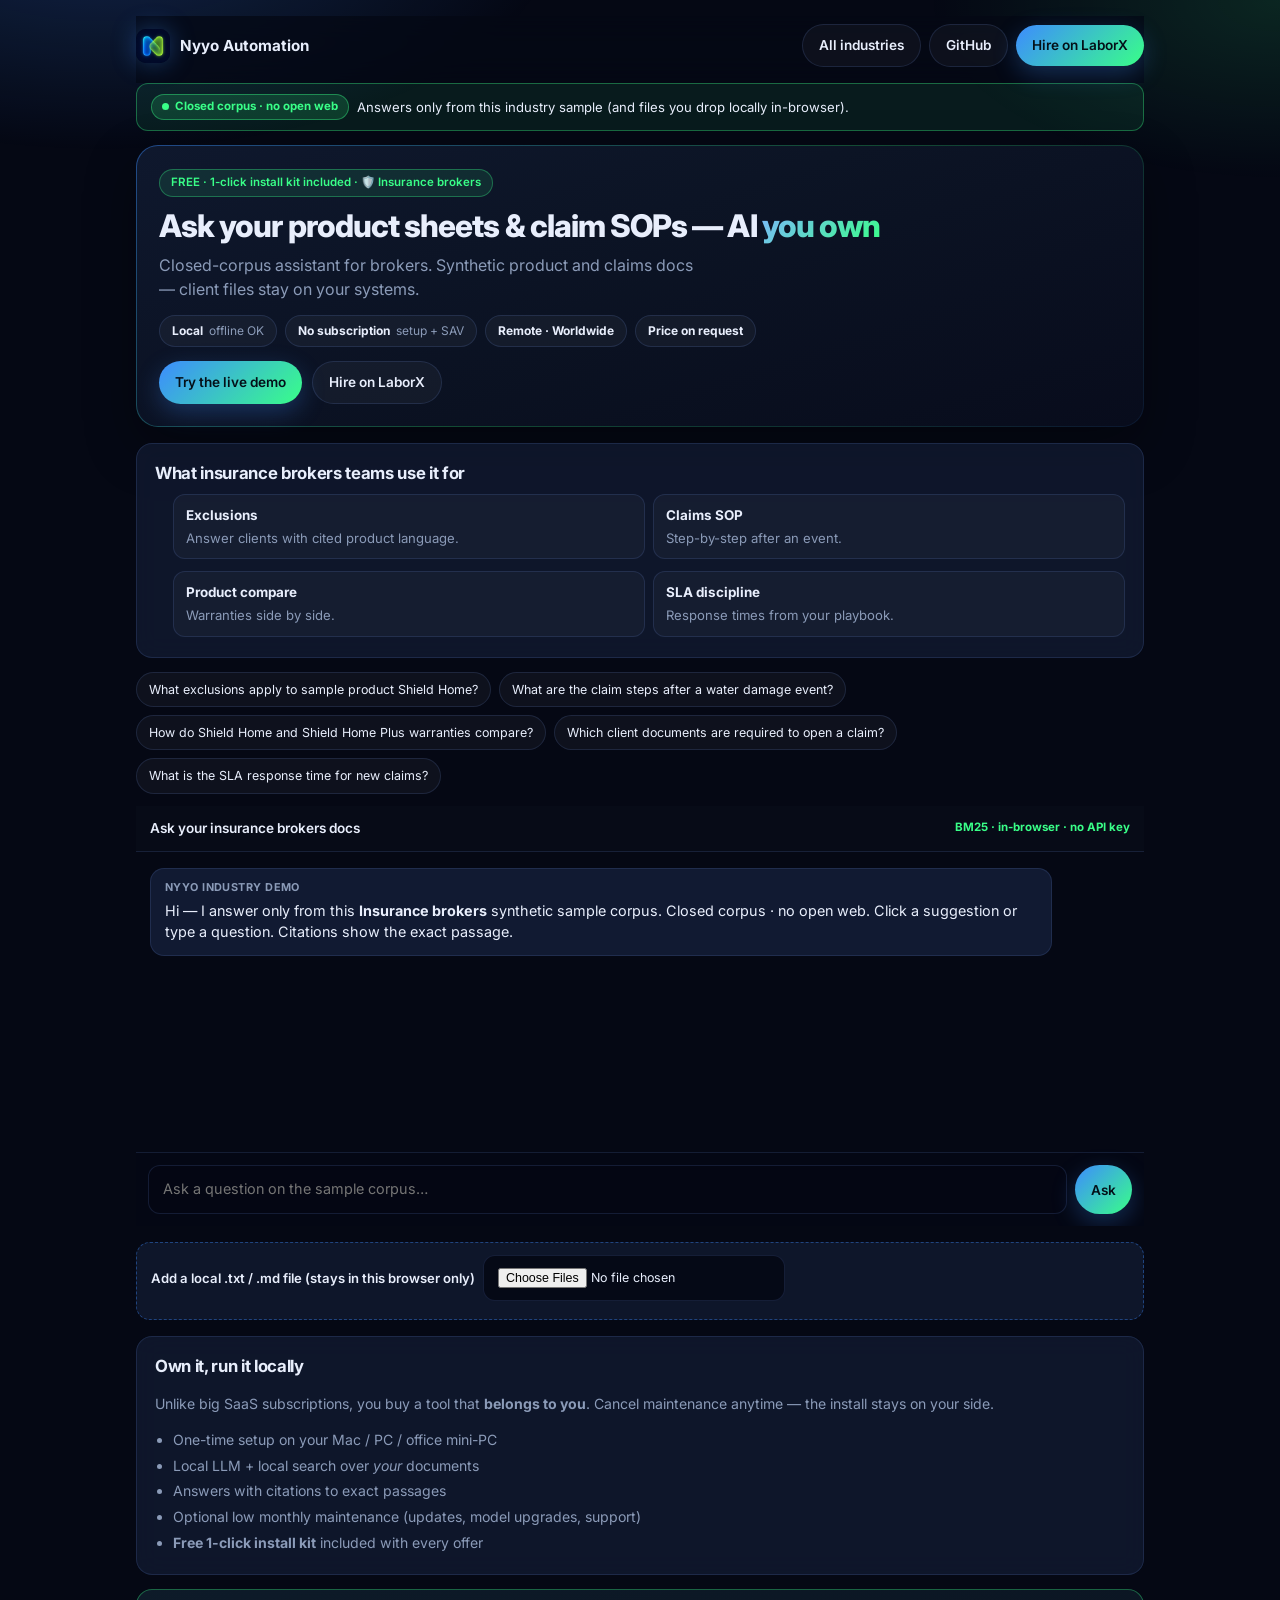
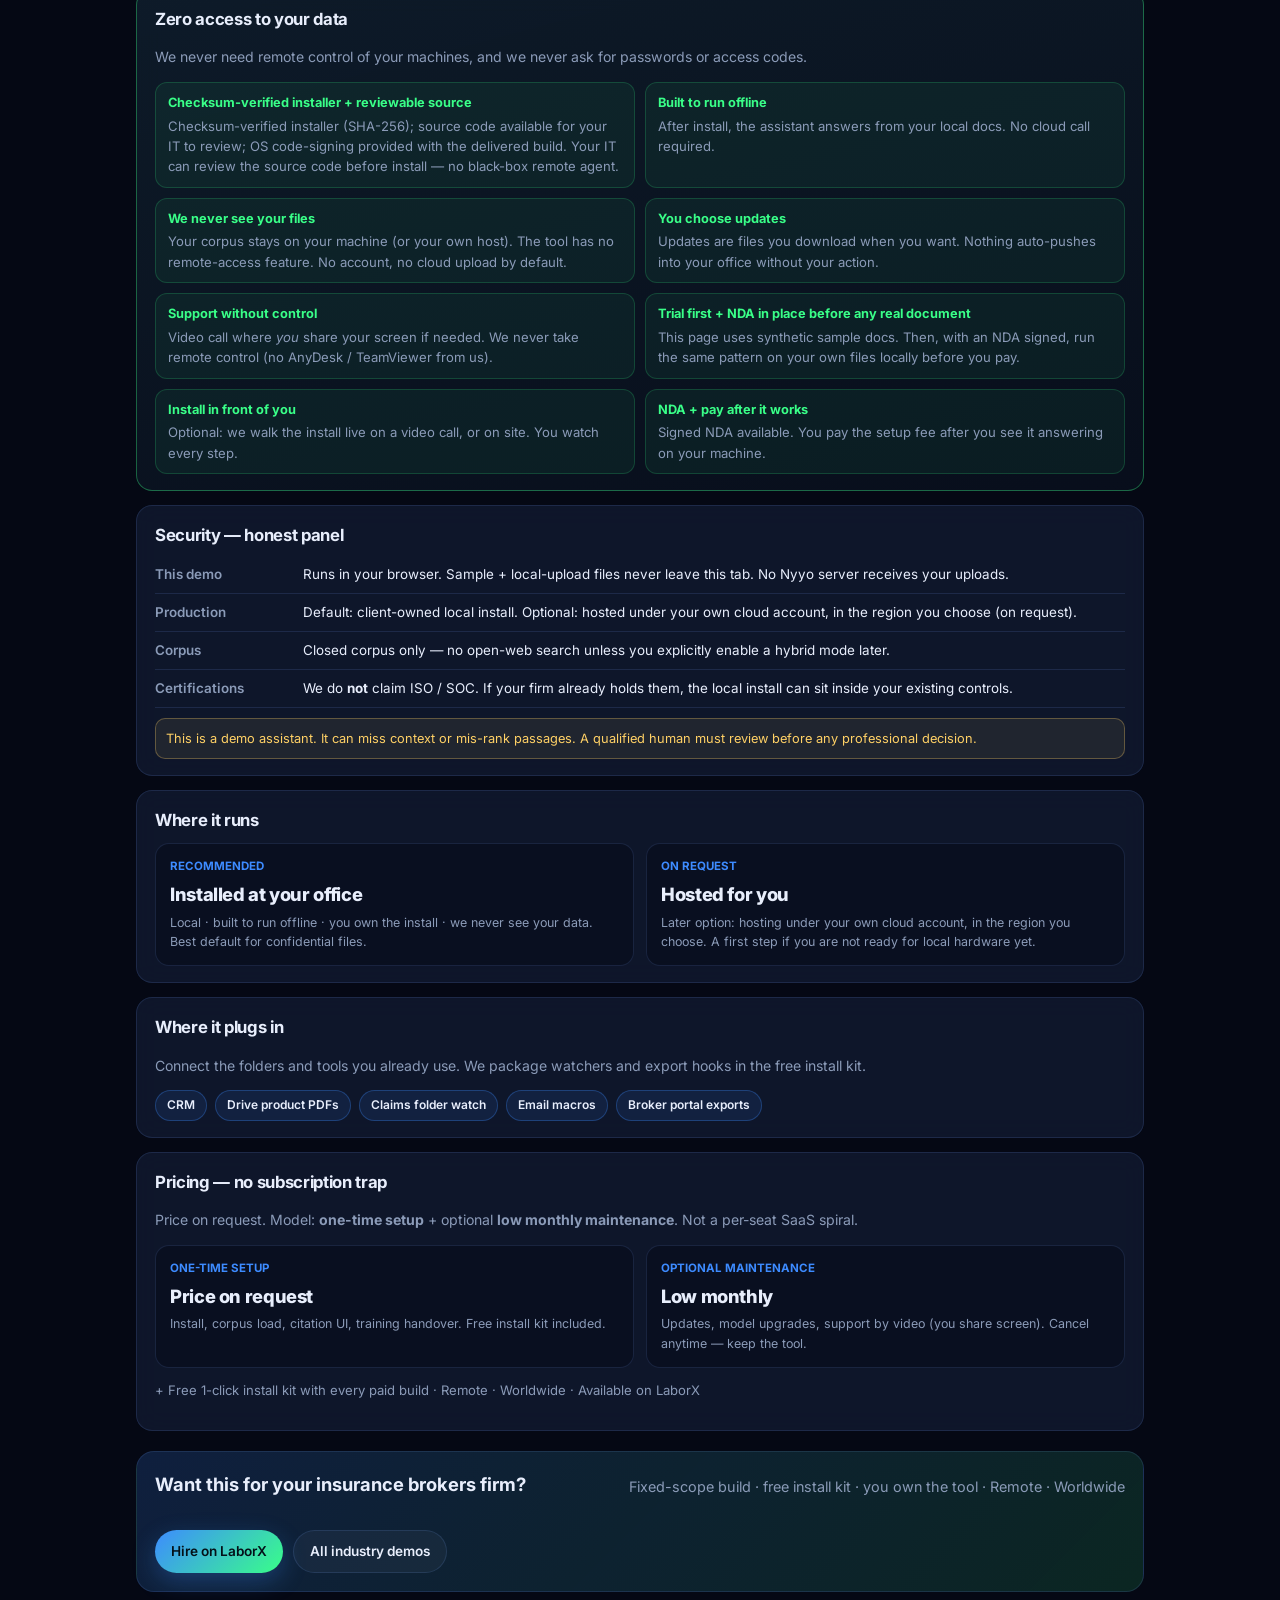
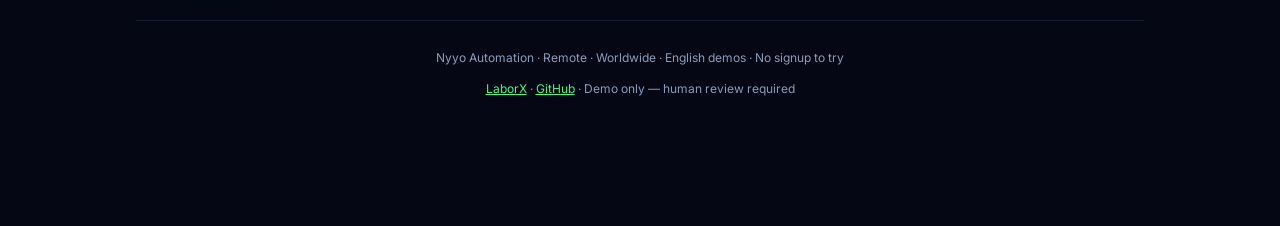
<file: insurance/index.html>
<!DOCTYPE html>
<html lang="en">
<head>
<meta charset="utf-8"/>
<meta name="viewport" content="width=device-width, initial-scale=1"/>
<title>Insurance brokers docs AI — Nyyo Automation</title>
<meta name="description" content="Closed-corpus assistant for brokers. Synthetic product and claims docs — client files stay on your systems. Local AI you own. Closed corpus. Remote · Worldwide."/>
<link rel="preconnect" href="https://fonts.googleapis.com"/>
<link rel="preconnect" href="https://fonts.gstatic.com" crossorigin/>
<link href="https://fonts.googleapis.com/css2?family=Inter:wght@400;600;700;800&display=swap" rel="stylesheet"/>
<link rel="stylesheet" href="../css/nyyo-kit.css"/>
<link rel="stylesheet" href="../css/style.css"/>
<link rel="icon" href="../assets/logo.png"/>
</head>
<body>
<div class="wrap">

<nav class="topbar">
  <a class="brand" href="https://nyyoautomation.github.io/nyyo-industry-demos/">
    <img src="../assets/logo.png" alt="" width="34" height="34" onerror="this.style.display='none'"/>
    <span>Nyyo Automation</span>
  </a>
  <div style="display:flex;gap:8px;flex-wrap:wrap;align-items:center">
    <a class="btn btn-ghost btn-sm" href="https://nyyoautomation.github.io/nyyo-industry-demos/">All industries</a>
    <a class="btn btn-ghost btn-sm" href="https://github.com/nyyoautomation">GitHub</a>
    <a class="btn btn-primary btn-sm" href="https://laborx.com/freelancers/users/id475124" target="_blank" rel="noopener">Hire on LaborX</a>
  </div>
</nav>

<div class="trust-banner">
  <span class="pill"><span class="live-dot"></span> Closed corpus · no open web</span>
  <span>Answers only from this industry sample (and files you drop locally in-browser).</span>
</div>

<header class="hero">
  <div class="hero-inner">
    <div class="tag">FREE · 1-click install kit included · 🛡️ Insurance brokers</div>
    <h1>Ask your product sheets & claim SOPs — AI <span class="grad">you own</span></h1>
    <p style="color:var(--muted);margin:0;max-width:54ch">Closed-corpus assistant for brokers. Synthetic product and claims docs — client files stay on your systems.</p>
    <div class="proof proof-pills">
      <span class="proof-pill"><strong>Local</strong> offline OK</span>
      <span class="proof-pill"><strong>No subscription</strong> setup + SAV</span>
      <span class="proof-pill"><strong>Remote · Worldwide</strong></span>
      <span class="proof-pill"><strong>Price on request</strong></span>
    </div>
    <div style="display:flex;flex-wrap:wrap;gap:10px;margin-top:14px">
      <a class="btn btn-primary" href="#demo">Try the live demo</a>
      <a class="btn btn-ghost" href="https://laborx.com/freelancers/users/id475124" target="_blank" rel="noopener">Hire on LaborX</a>
    </div>
  </div>
</header>

<section class="card-block" id="usecases">
  <h2>What insurance brokers teams use it for</h2>
  <ul class="use-list"><li><strong>Exclusions</strong>Answer clients with cited product language.</li><li><strong>Claims SOP</strong>Step-by-step after an event.</li><li><strong>Product compare</strong>Warranties side by side.</li><li><strong>SLA discipline</strong>Response times from your playbook.</li></ul>
</section>

<section id="demo">
  <div class="chips" id="chips" aria-label="Suggested questions"></div>
  <div class="chat" role="log" aria-live="polite">
    <div class="chat-head">
      <span>Ask your insurance brokers docs</span>
      <span style="font-size:.72rem;color:var(--lime);font-weight:700">BM25 · in-browser · no API key</span>
    </div>
    <div class="messages" id="messages"></div>
    <div class="composer">
      <input id="q" type="text" placeholder="Ask a question on the sample corpus…" autocomplete="off" aria-label="Question"/>
      <button class="btn btn-primary" id="send" type="button">Ask</button>
    </div>
  </div>
  <div class="upload-box">
    <label>Add a local .txt / .md file (stays in this browser only)
      <input id="local-upload" type="file" accept=".txt,.md,.markdown,.csv,text/plain" multiple/>
    </label>
    <div id="upload-status"></div>
  </div>
</section>


<section class="card-block" id="own-it">
  <h2>Own it, run it locally</h2>
  <p>Unlike big SaaS subscriptions, you buy a tool that <strong>belongs to you</strong>. Cancel maintenance anytime — the install stays on your side.</p>
  <ul>
    <li>One-time setup on your Mac / PC / office mini-PC</li>
    <li>Local LLM + local search over <em>your</em> documents</li>
    <li>Answers with citations to exact passages</li>
    <li>Optional low monthly maintenance (updates, model upgrades, support)</li>
    <li><strong>Free 1-click install kit</strong> included with every offer</li>
  </ul>
</section>


<section class="card-block zero-access" id="zero-access">
  <h2>Zero access to your data</h2>
  <p>We never need remote control of your machines, and we never ask for passwords or access codes.</p>
  <div class="za-grid">
    <div class="za-item"><strong>Checksum-verified installer + reviewable source</strong>Checksum-verified installer (SHA-256); source code available for your IT to review; OS code-signing provided with the delivered build. Your IT can review the source code before install — no black-box remote agent.</div>
    <div class="za-item"><strong>Built to run offline</strong>After install, the assistant answers from your local docs. No cloud call required.</div>
    <div class="za-item"><strong>We never see your files</strong>Your corpus stays on your machine (or your own host). The tool has no remote-access feature. No account, no cloud upload by default.</div>
    <div class="za-item"><strong>You choose updates</strong>Updates are files you download when you want. Nothing auto-pushes into your office without your action.</div>
    <div class="za-item"><strong>Support without control</strong>Video call where <em>you</em> share your screen if needed. We never take remote control (no AnyDesk / TeamViewer from us).</div>
    <div class="za-item"><strong>Trial first + NDA in place before any real document</strong>This page uses synthetic sample docs. Then, with an NDA signed, run the same pattern on your own files locally before you pay.</div>
    <div class="za-item"><strong>Install in front of you</strong>Optional: we walk the install live on a video call, or on site. You watch every step.</div>
    <div class="za-item"><strong>NDA + pay after it works</strong>Signed NDA available. You pay the setup fee after you see it answering on your machine.</div>
  </div>
</section>


<section class="card-block security-panel" id="security">
  <h2>Security — honest panel</h2>
  <div class="sec-row"><div class="sec-k">This demo</div><div class="sec-v">Runs in your browser. Sample + local-upload files never leave this tab. No Nyyo server receives your uploads.</div></div>
  <div class="sec-row"><div class="sec-k">Production</div><div class="sec-v">Default: client-owned local install. Optional: hosted under your own cloud account, in the region you choose (on request).</div></div>
  <div class="sec-row"><div class="sec-k">Corpus</div><div class="sec-v">Closed corpus only — no open-web search unless you explicitly enable a hybrid mode later.</div></div>
  <div class="sec-row"><div class="sec-k">Certifications</div><div class="sec-v">We do <strong>not</strong> claim ISO / SOC. If your firm already holds them, the local install can sit inside your existing controls.</div></div>
  <div class="honest">This is a demo assistant. It can miss context or mis-rank passages. A qualified human must review before any professional decision.</div>
</section>


<section class="card-block" id="hosting">
  <h2>Where it runs</h2>
  <div class="price-box">
    <div class="price-tier">
      <div class="label">Recommended</div>
      <div class="amount">Installed at your office</div>
      <div class="note">Local · built to run offline · you own the install · we never see your data. Best default for confidential files.</div>
    </div>
    <div class="price-tier">
      <div class="label">On request</div>
      <div class="amount">Hosted for you</div>
      <div class="note">Later option: hosting under your own cloud account, in the region you choose. A first step if you are not ready for local hardware yet.</div>
    </div>
  </div>
</section>


<section class="card-block" id="integrations">
  <h2>Where it plugs in</h2>
  <p>Connect the folders and tools you already use. We package watchers and export hooks in the free install kit.</p>
  <div class="plug-chips"><span>CRM</span><span>Drive product PDFs</span><span>Claims folder watch</span><span>Email macros</span><span>Broker portal exports</span></div>
</section>


<section class="card-block" id="pricing">
  <h2>Pricing — no subscription trap</h2>
  <p>Price on request. Model: <strong>one-time setup</strong> + optional <strong>low monthly maintenance</strong>. Not a per-seat SaaS spiral.</p>
  <div class="price-box">
    <div class="price-tier">
      <div class="label">One-time setup</div>
      <div class="amount">Price on request</div>
      <div class="note">Install, corpus load, citation UI, training handover. Free install kit included.</div>
    </div>
    <div class="price-tier">
      <div class="label">Optional maintenance</div>
      <div class="amount">Low monthly</div>
      <div class="note">Updates, model upgrades, support by video (you share screen). Cancel anytime — keep the tool.</div>
    </div>
  </div>
  <p style="margin-top:12px;font-size:.82rem;color:var(--muted)">+ Free 1-click install kit with every paid build · Remote · Worldwide · Available on LaborX</p>
</section>


<section class="cta-band">
  <h2 style="margin:0 0 6px;font-size:1.15rem">Want this for your insurance brokers firm?</h2>
  <p style="margin:0;color:var(--muted);font-size:.9rem">Fixed-scope build · free install kit · you own the tool · Remote · Worldwide</p>
  <div class="btns">
    <a class="btn btn-primary" href="https://laborx.com/freelancers/users/id475124" target="_blank" rel="noopener">Hire on LaborX</a>
    <a class="btn btn-ghost" href="https://nyyoautomation.github.io/nyyo-industry-demos/">All industry demos</a>
  </div>
</section>


<footer class="footer">
  <p>Nyyo Automation · Remote · Worldwide · English demos · No signup to try</p>
  <p><a href="https://laborx.com/freelancers/users/id475124">LaborX</a> · <a href="https://github.com/nyyoautomation">GitHub</a> · Demo only — human review required</p>
</footer>
<div class="sticky-cta">
  <a class="btn btn-primary btn-sm" href="https://laborx.com/freelancers/users/id475124" target="_blank" rel="noopener">Hire on LaborX</a>
  <a class="btn btn-ghost btn-sm" href="#zero-access">Zero access</a>
</div>

</div>
<script>window.NYYO_VERTICAL = {"id": "insurance", "name": "Insurance brokers", "questions": ["What exclusions apply to sample product Shield Home?", "What are the claim steps after a water damage event?", "How do Shield Home and Shield Home Plus warranties compare?", "Which client documents are required to open a claim?", "What is the SLA response time for new claims?"], "synonyms": [{"pattern": "exclusion|shield home|product", "words": ["exclusion", "flood", "war", "wear", "tear", "shield"]}, {"pattern": "claim|steps|water|damage", "words": ["claim", "steps", "notify", "photos", "mitigate", "adjuster"]}, {"pattern": "compare|warranty|plus|warranty", "words": ["plus", "warranty", "accidental", "damage", "theft"]}, {"pattern": "document|required|open|client", "words": ["policy", "id", "photos", "invoice", "police"]}, {"pattern": "sla|response|time", "words": ["sla", "response", "four", "hours", "business"]}]};</script>
<script src="../js/bm25.js"></script>
<script src="../js/engine.js"></script>
</body>
</html>
</file>
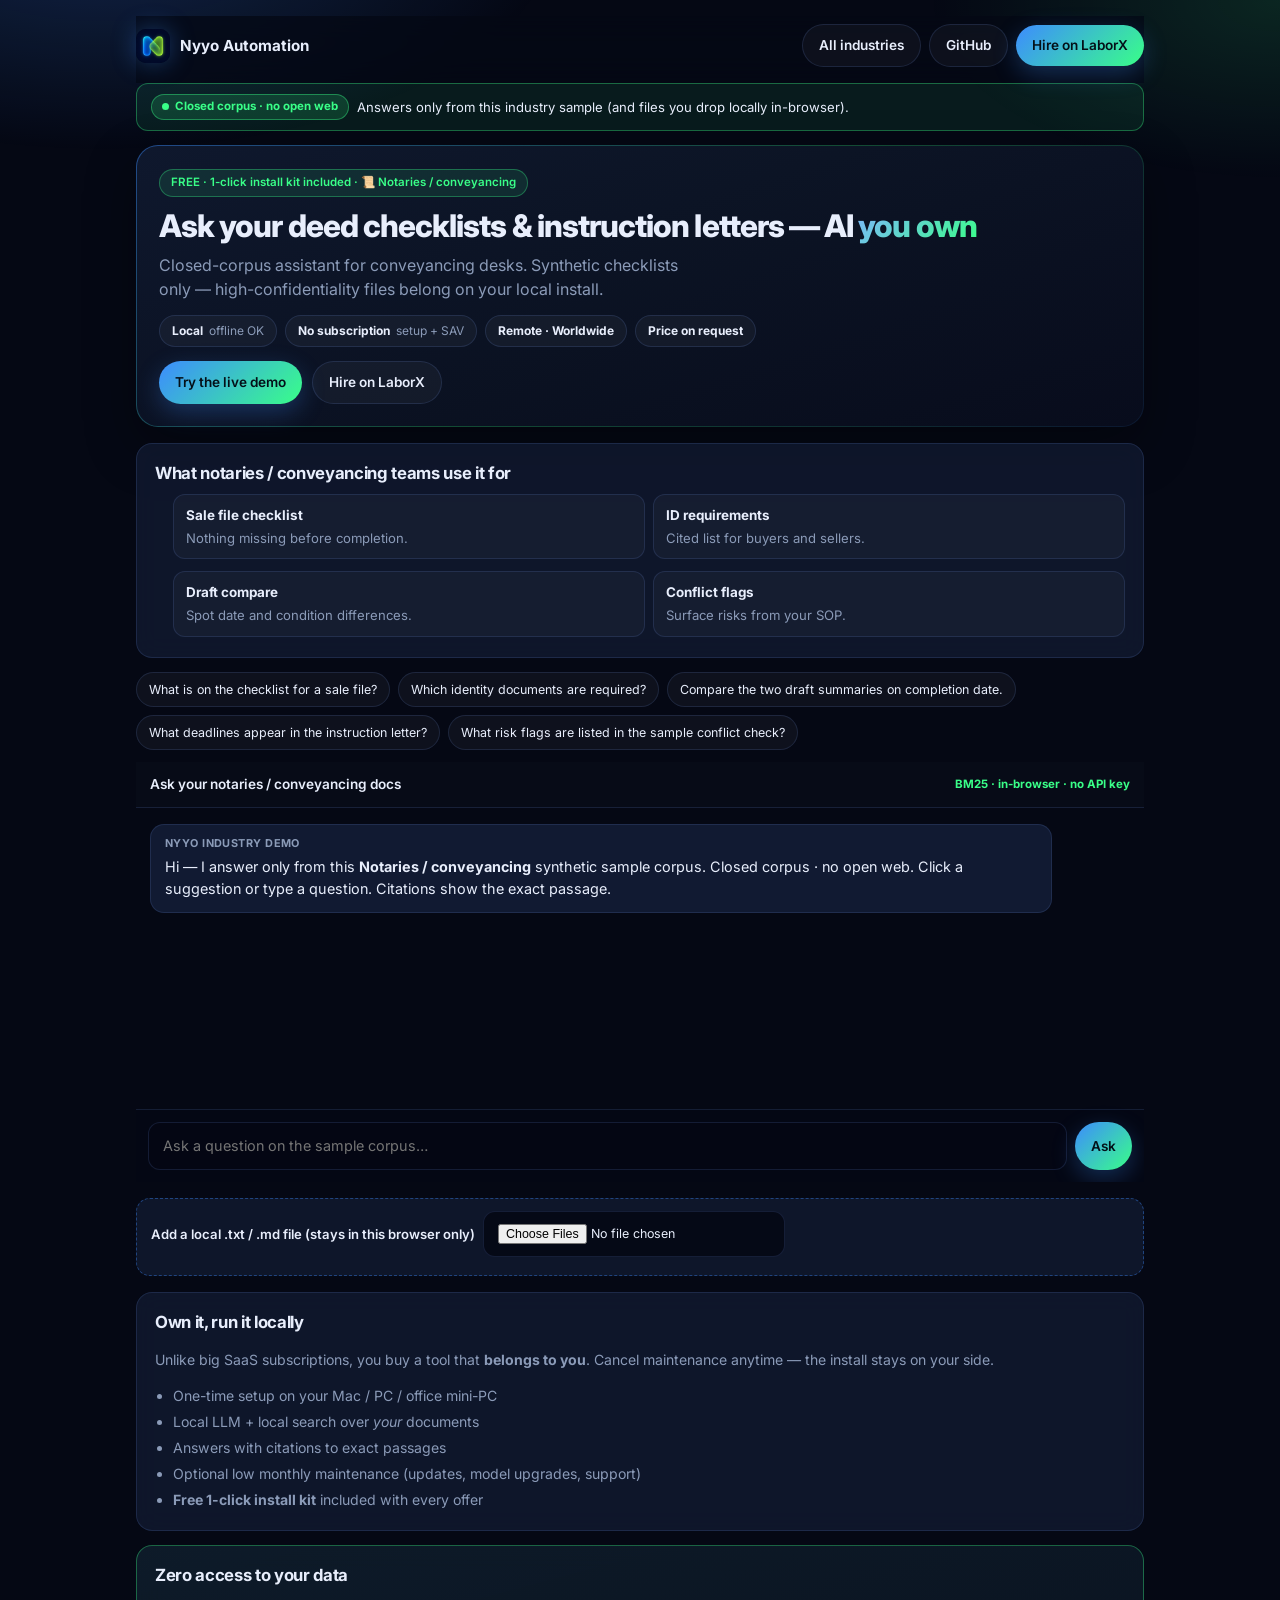
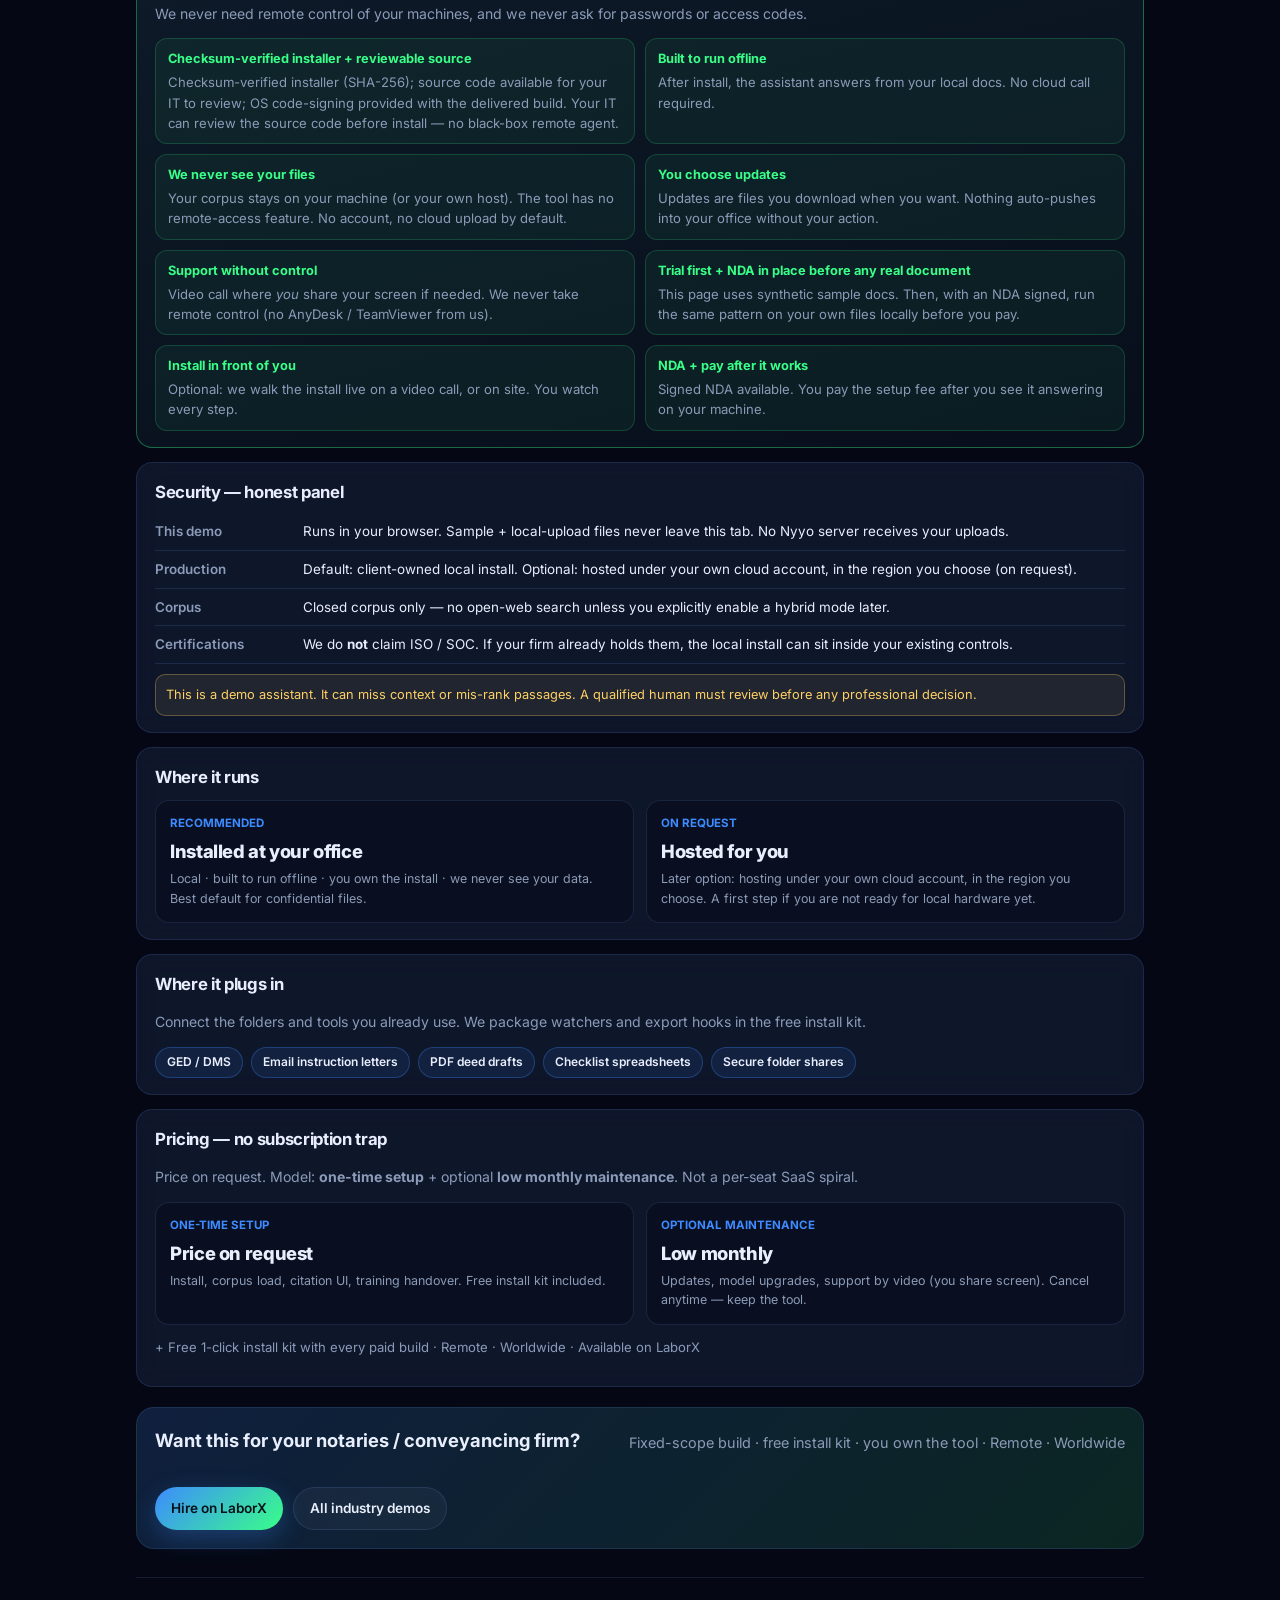
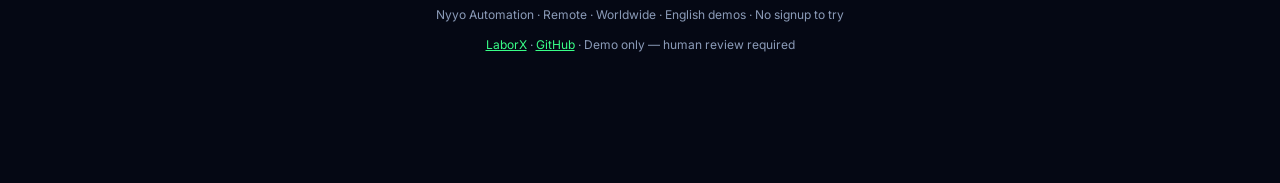
<file: notaries/index.html>
<!DOCTYPE html>
<html lang="en">
<head>
<meta charset="utf-8"/>
<meta name="viewport" content="width=device-width, initial-scale=1"/>
<title>Notaries / conveyancing docs AI — Nyyo Automation</title>
<meta name="description" content="Closed-corpus assistant for conveyancing desks. Synthetic checklists only — high-confidentiality files belong on your local install. Local AI you own. Closed corpus. Remote · Worldwide."/>
<link rel="preconnect" href="https://fonts.googleapis.com"/>
<link rel="preconnect" href="https://fonts.gstatic.com" crossorigin/>
<link href="https://fonts.googleapis.com/css2?family=Inter:wght@400;600;700;800&display=swap" rel="stylesheet"/>
<link rel="stylesheet" href="../css/nyyo-kit.css"/>
<link rel="stylesheet" href="../css/style.css"/>
<link rel="icon" href="../assets/logo.png"/>
</head>
<body>
<div class="wrap">

<nav class="topbar">
  <a class="brand" href="https://nyyoautomation.github.io/nyyo-industry-demos/">
    <img src="../assets/logo.png" alt="" width="34" height="34" onerror="this.style.display='none'"/>
    <span>Nyyo Automation</span>
  </a>
  <div style="display:flex;gap:8px;flex-wrap:wrap;align-items:center">
    <a class="btn btn-ghost btn-sm" href="https://nyyoautomation.github.io/nyyo-industry-demos/">All industries</a>
    <a class="btn btn-ghost btn-sm" href="https://github.com/nyyoautomation">GitHub</a>
    <a class="btn btn-primary btn-sm" href="https://laborx.com/freelancers/users/id475124" target="_blank" rel="noopener">Hire on LaborX</a>
  </div>
</nav>

<div class="trust-banner">
  <span class="pill"><span class="live-dot"></span> Closed corpus · no open web</span>
  <span>Answers only from this industry sample (and files you drop locally in-browser).</span>
</div>

<header class="hero">
  <div class="hero-inner">
    <div class="tag">FREE · 1-click install kit included · 📜 Notaries / conveyancing</div>
    <h1>Ask your deed checklists & instruction letters — AI <span class="grad">you own</span></h1>
    <p style="color:var(--muted);margin:0;max-width:54ch">Closed-corpus assistant for conveyancing desks. Synthetic checklists only — high-confidentiality files belong on your local install.</p>
    <div class="proof proof-pills">
      <span class="proof-pill"><strong>Local</strong> offline OK</span>
      <span class="proof-pill"><strong>No subscription</strong> setup + SAV</span>
      <span class="proof-pill"><strong>Remote · Worldwide</strong></span>
      <span class="proof-pill"><strong>Price on request</strong></span>
    </div>
    <div style="display:flex;flex-wrap:wrap;gap:10px;margin-top:14px">
      <a class="btn btn-primary" href="#demo">Try the live demo</a>
      <a class="btn btn-ghost" href="https://laborx.com/freelancers/users/id475124" target="_blank" rel="noopener">Hire on LaborX</a>
    </div>
  </div>
</header>

<section class="card-block" id="usecases">
  <h2>What notaries / conveyancing teams use it for</h2>
  <ul class="use-list"><li><strong>Sale file checklist</strong>Nothing missing before completion.</li><li><strong>ID requirements</strong>Cited list for buyers and sellers.</li><li><strong>Draft compare</strong>Spot date and condition differences.</li><li><strong>Conflict flags</strong>Surface risks from your SOP.</li></ul>
</section>

<section id="demo">
  <div class="chips" id="chips" aria-label="Suggested questions"></div>
  <div class="chat" role="log" aria-live="polite">
    <div class="chat-head">
      <span>Ask your notaries / conveyancing docs</span>
      <span style="font-size:.72rem;color:var(--lime);font-weight:700">BM25 · in-browser · no API key</span>
    </div>
    <div class="messages" id="messages"></div>
    <div class="composer">
      <input id="q" type="text" placeholder="Ask a question on the sample corpus…" autocomplete="off" aria-label="Question"/>
      <button class="btn btn-primary" id="send" type="button">Ask</button>
    </div>
  </div>
  <div class="upload-box">
    <label>Add a local .txt / .md file (stays in this browser only)
      <input id="local-upload" type="file" accept=".txt,.md,.markdown,.csv,text/plain" multiple/>
    </label>
    <div id="upload-status"></div>
  </div>
</section>


<section class="card-block" id="own-it">
  <h2>Own it, run it locally</h2>
  <p>Unlike big SaaS subscriptions, you buy a tool that <strong>belongs to you</strong>. Cancel maintenance anytime — the install stays on your side.</p>
  <ul>
    <li>One-time setup on your Mac / PC / office mini-PC</li>
    <li>Local LLM + local search over <em>your</em> documents</li>
    <li>Answers with citations to exact passages</li>
    <li>Optional low monthly maintenance (updates, model upgrades, support)</li>
    <li><strong>Free 1-click install kit</strong> included with every offer</li>
  </ul>
</section>


<section class="card-block zero-access" id="zero-access">
  <h2>Zero access to your data</h2>
  <p>We never need remote control of your machines, and we never ask for passwords or access codes.</p>
  <div class="za-grid">
    <div class="za-item"><strong>Checksum-verified installer + reviewable source</strong>Checksum-verified installer (SHA-256); source code available for your IT to review; OS code-signing provided with the delivered build. Your IT can review the source code before install — no black-box remote agent.</div>
    <div class="za-item"><strong>Built to run offline</strong>After install, the assistant answers from your local docs. No cloud call required.</div>
    <div class="za-item"><strong>We never see your files</strong>Your corpus stays on your machine (or your own host). The tool has no remote-access feature. No account, no cloud upload by default.</div>
    <div class="za-item"><strong>You choose updates</strong>Updates are files you download when you want. Nothing auto-pushes into your office without your action.</div>
    <div class="za-item"><strong>Support without control</strong>Video call where <em>you</em> share your screen if needed. We never take remote control (no AnyDesk / TeamViewer from us).</div>
    <div class="za-item"><strong>Trial first + NDA in place before any real document</strong>This page uses synthetic sample docs. Then, with an NDA signed, run the same pattern on your own files locally before you pay.</div>
    <div class="za-item"><strong>Install in front of you</strong>Optional: we walk the install live on a video call, or on site. You watch every step.</div>
    <div class="za-item"><strong>NDA + pay after it works</strong>Signed NDA available. You pay the setup fee after you see it answering on your machine.</div>
  </div>
</section>


<section class="card-block security-panel" id="security">
  <h2>Security — honest panel</h2>
  <div class="sec-row"><div class="sec-k">This demo</div><div class="sec-v">Runs in your browser. Sample + local-upload files never leave this tab. No Nyyo server receives your uploads.</div></div>
  <div class="sec-row"><div class="sec-k">Production</div><div class="sec-v">Default: client-owned local install. Optional: hosted under your own cloud account, in the region you choose (on request).</div></div>
  <div class="sec-row"><div class="sec-k">Corpus</div><div class="sec-v">Closed corpus only — no open-web search unless you explicitly enable a hybrid mode later.</div></div>
  <div class="sec-row"><div class="sec-k">Certifications</div><div class="sec-v">We do <strong>not</strong> claim ISO / SOC. If your firm already holds them, the local install can sit inside your existing controls.</div></div>
  <div class="honest">This is a demo assistant. It can miss context or mis-rank passages. A qualified human must review before any professional decision.</div>
</section>


<section class="card-block" id="hosting">
  <h2>Where it runs</h2>
  <div class="price-box">
    <div class="price-tier">
      <div class="label">Recommended</div>
      <div class="amount">Installed at your office</div>
      <div class="note">Local · built to run offline · you own the install · we never see your data. Best default for confidential files.</div>
    </div>
    <div class="price-tier">
      <div class="label">On request</div>
      <div class="amount">Hosted for you</div>
      <div class="note">Later option: hosting under your own cloud account, in the region you choose. A first step if you are not ready for local hardware yet.</div>
    </div>
  </div>
</section>


<section class="card-block" id="integrations">
  <h2>Where it plugs in</h2>
  <p>Connect the folders and tools you already use. We package watchers and export hooks in the free install kit.</p>
  <div class="plug-chips"><span>GED / DMS</span><span>Email instruction letters</span><span>PDF deed drafts</span><span>Checklist spreadsheets</span><span>Secure folder shares</span></div>
</section>


<section class="card-block" id="pricing">
  <h2>Pricing — no subscription trap</h2>
  <p>Price on request. Model: <strong>one-time setup</strong> + optional <strong>low monthly maintenance</strong>. Not a per-seat SaaS spiral.</p>
  <div class="price-box">
    <div class="price-tier">
      <div class="label">One-time setup</div>
      <div class="amount">Price on request</div>
      <div class="note">Install, corpus load, citation UI, training handover. Free install kit included.</div>
    </div>
    <div class="price-tier">
      <div class="label">Optional maintenance</div>
      <div class="amount">Low monthly</div>
      <div class="note">Updates, model upgrades, support by video (you share screen). Cancel anytime — keep the tool.</div>
    </div>
  </div>
  <p style="margin-top:12px;font-size:.82rem;color:var(--muted)">+ Free 1-click install kit with every paid build · Remote · Worldwide · Available on LaborX</p>
</section>


<section class="cta-band">
  <h2 style="margin:0 0 6px;font-size:1.15rem">Want this for your notaries / conveyancing firm?</h2>
  <p style="margin:0;color:var(--muted);font-size:.9rem">Fixed-scope build · free install kit · you own the tool · Remote · Worldwide</p>
  <div class="btns">
    <a class="btn btn-primary" href="https://laborx.com/freelancers/users/id475124" target="_blank" rel="noopener">Hire on LaborX</a>
    <a class="btn btn-ghost" href="https://nyyoautomation.github.io/nyyo-industry-demos/">All industry demos</a>
  </div>
</section>


<footer class="footer">
  <p>Nyyo Automation · Remote · Worldwide · English demos · No signup to try</p>
  <p><a href="https://laborx.com/freelancers/users/id475124">LaborX</a> · <a href="https://github.com/nyyoautomation">GitHub</a> · Demo only — human review required</p>
</footer>
<div class="sticky-cta">
  <a class="btn btn-primary btn-sm" href="https://laborx.com/freelancers/users/id475124" target="_blank" rel="noopener">Hire on LaborX</a>
  <a class="btn btn-ghost btn-sm" href="#zero-access">Zero access</a>
</div>

</div>
<script>window.NYYO_VERTICAL = {"id": "notaries", "name": "Notaries / conveyancing", "questions": ["What is on the checklist for a sale file?", "Which identity documents are required?", "Compare the two draft summaries on completion date.", "What deadlines appear in the instruction letter?", "What risk flags are listed in the sample conflict check?"], "synonyms": [{"pattern": "checklist|sale|file", "words": ["checklist", "sale", "title", "searches", "deposit"]}, {"pattern": "identity|id|documents|required", "words": ["passport", "id", "proof", "address", "company"]}, {"pattern": "compare|draft|completion|summary", "words": ["completion", "draft", "summary", "june", "july"]}, {"pattern": "deadline|instruction|letter", "words": ["instruction", "deadline", "searches", "draft", "funds"]}, {"pattern": "risk|flag|conflict", "words": ["conflict", "risk", "related", "party", "sanction"]}]};</script>
<script src="../js/bm25.js"></script>
<script src="../js/engine.js"></script>
</body>
</html>
</file>
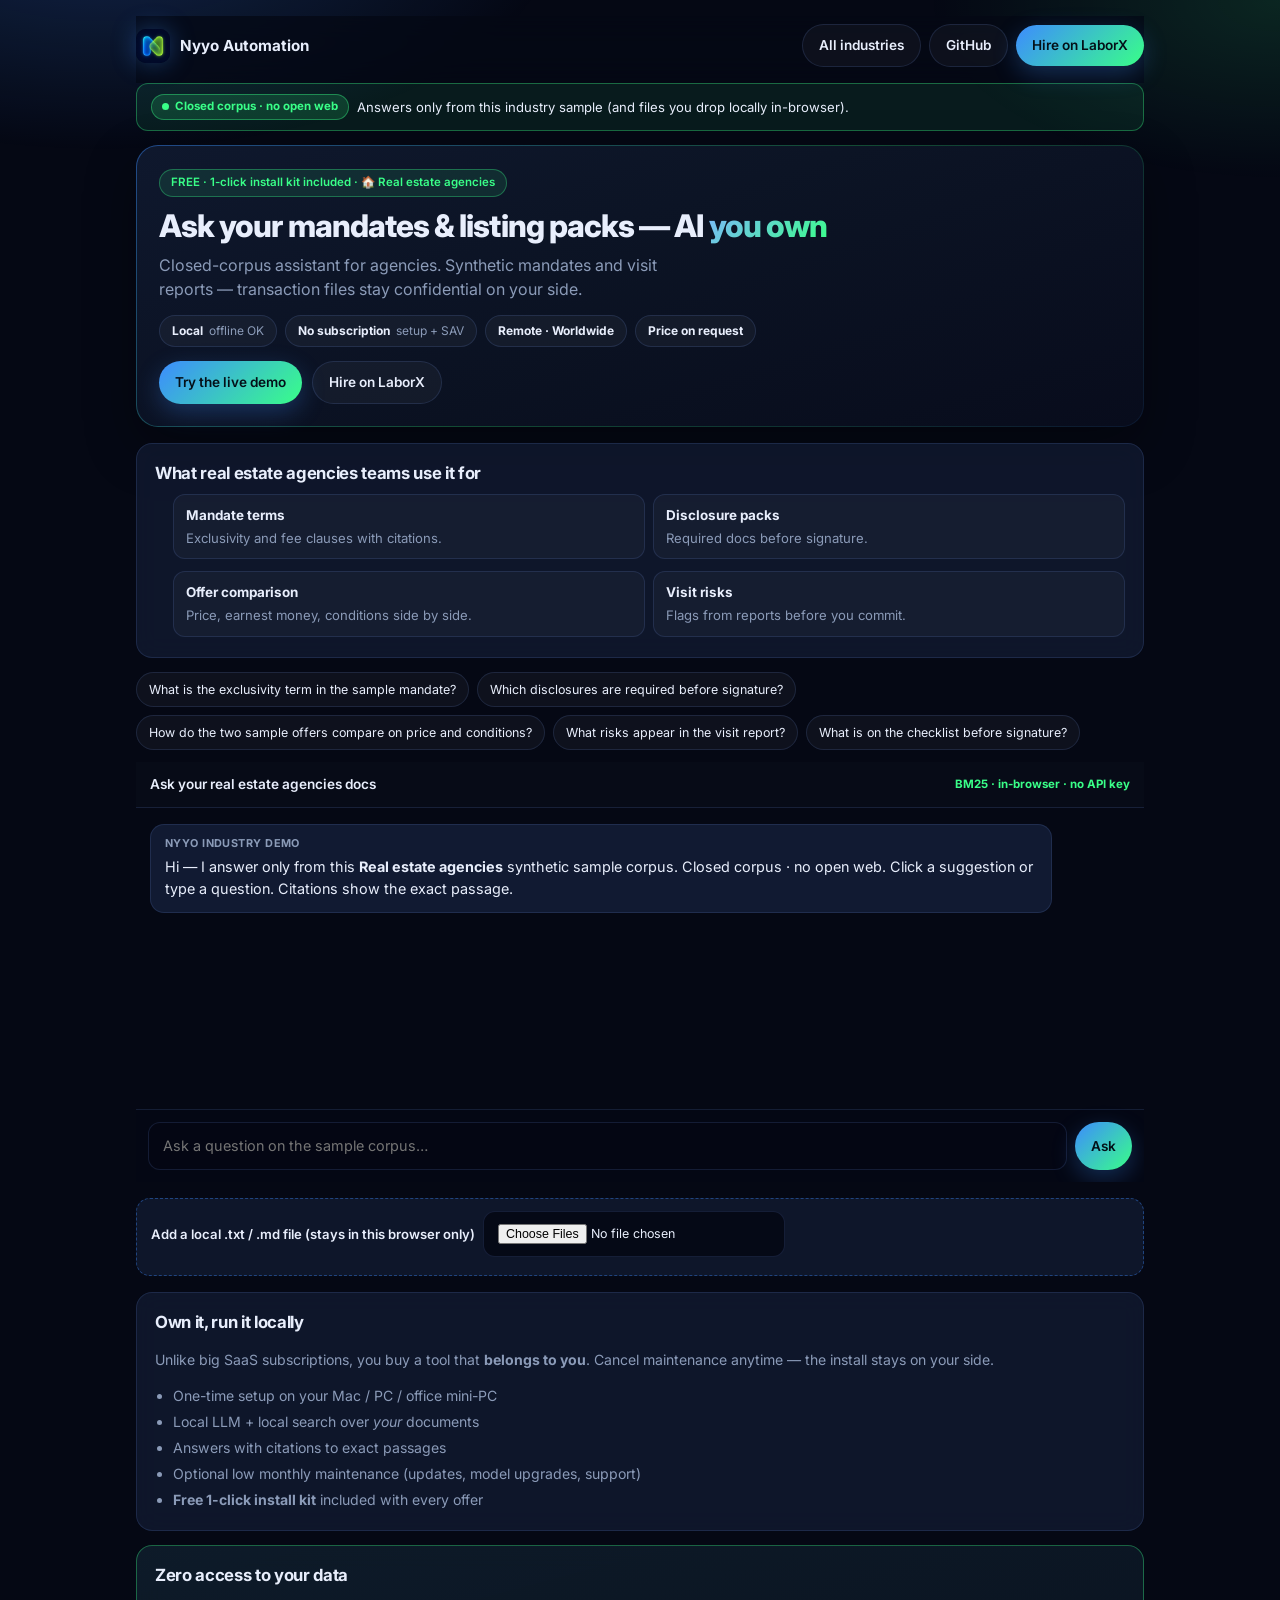
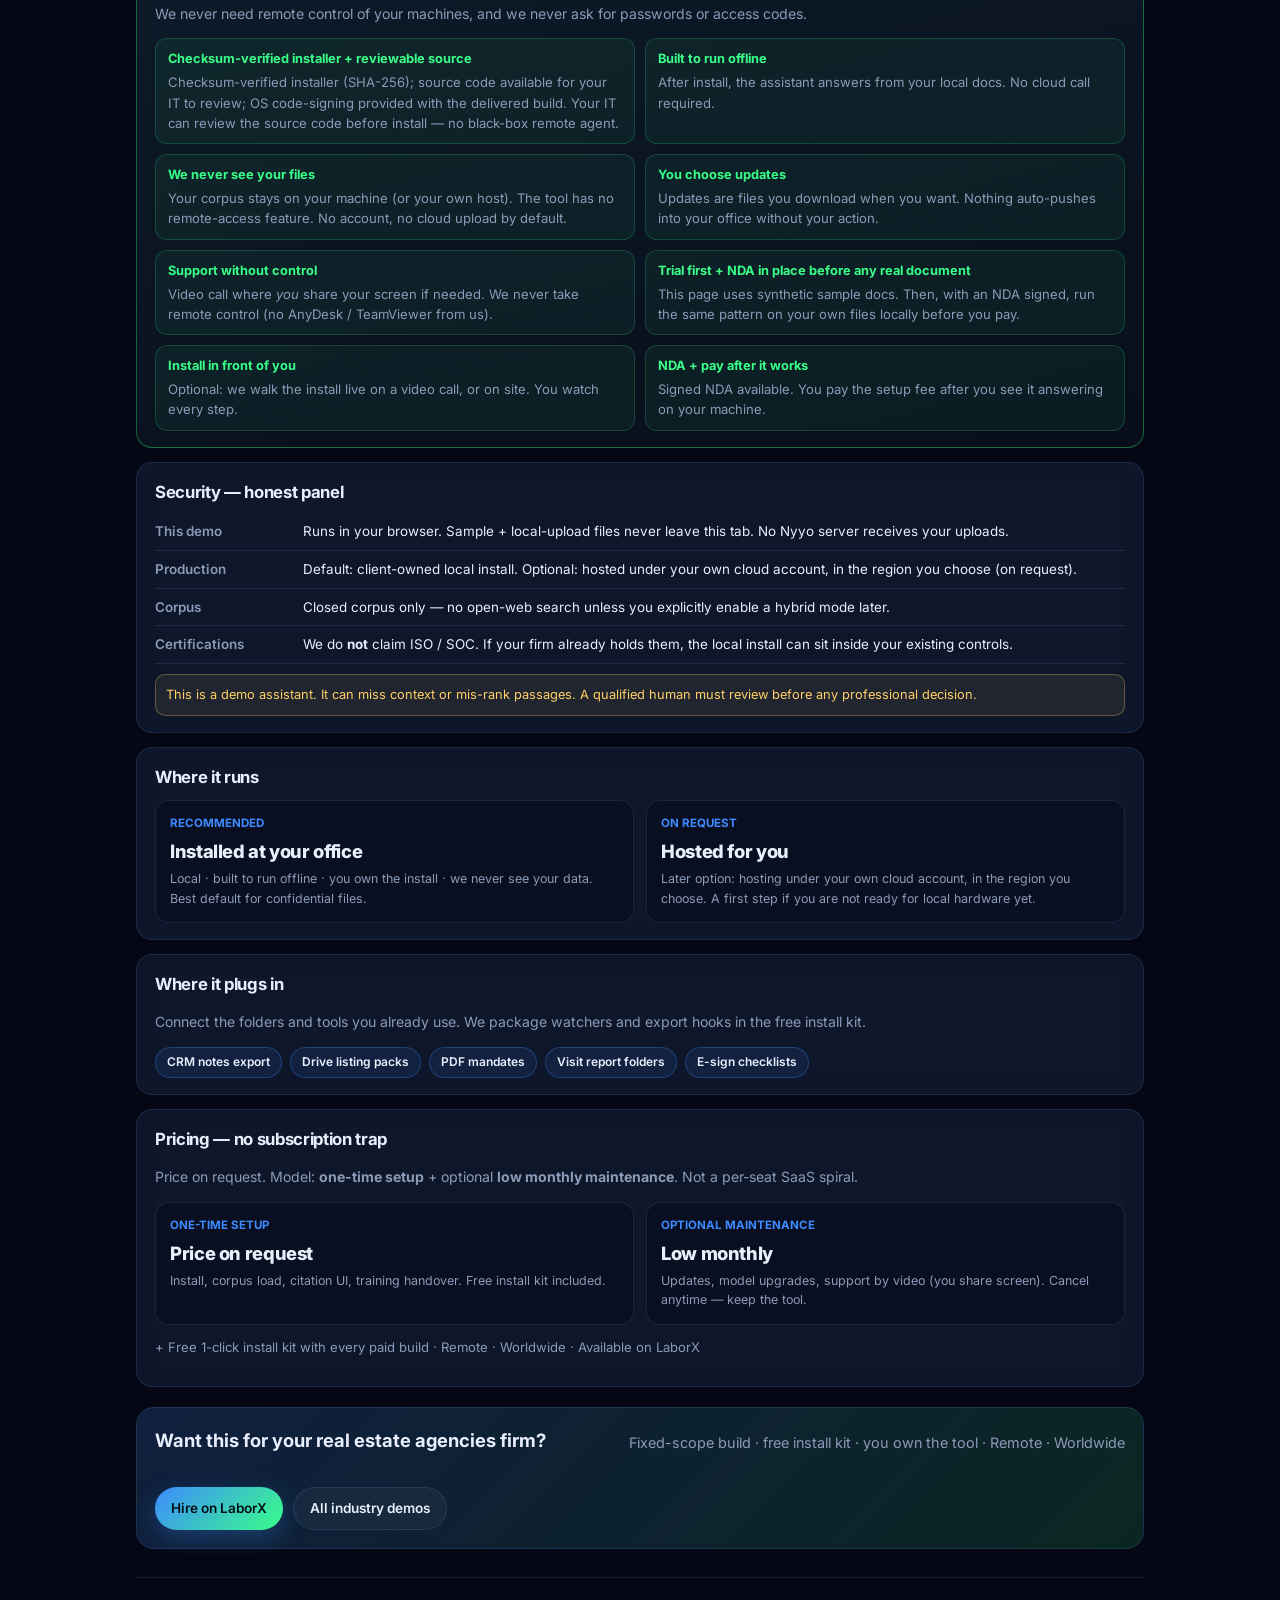
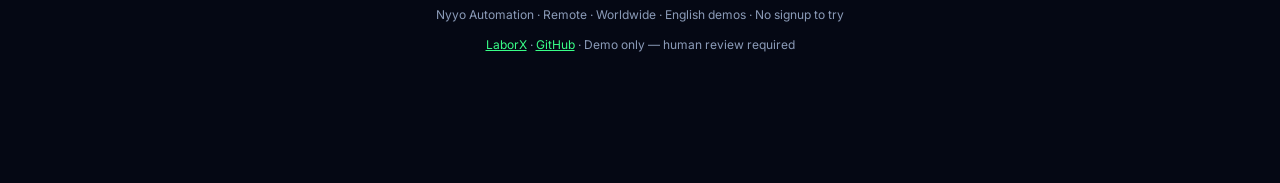
<file: real-estate/index.html>
<!DOCTYPE html>
<html lang="en">
<head>
<meta charset="utf-8"/>
<meta name="viewport" content="width=device-width, initial-scale=1"/>
<title>Real estate agencies docs AI — Nyyo Automation</title>
<meta name="description" content="Closed-corpus assistant for agencies. Synthetic mandates and visit reports — transaction files stay confidential on your side. Local AI you own. Closed corpus. Remote · Worldwide."/>
<link rel="preconnect" href="https://fonts.googleapis.com"/>
<link rel="preconnect" href="https://fonts.gstatic.com" crossorigin/>
<link href="https://fonts.googleapis.com/css2?family=Inter:wght@400;600;700;800&display=swap" rel="stylesheet"/>
<link rel="stylesheet" href="../css/nyyo-kit.css"/>
<link rel="stylesheet" href="../css/style.css"/>
<link rel="icon" href="../assets/logo.png"/>
</head>
<body>
<div class="wrap">

<nav class="topbar">
  <a class="brand" href="https://nyyoautomation.github.io/nyyo-industry-demos/">
    <img src="../assets/logo.png" alt="" width="34" height="34" onerror="this.style.display='none'"/>
    <span>Nyyo Automation</span>
  </a>
  <div style="display:flex;gap:8px;flex-wrap:wrap;align-items:center">
    <a class="btn btn-ghost btn-sm" href="https://nyyoautomation.github.io/nyyo-industry-demos/">All industries</a>
    <a class="btn btn-ghost btn-sm" href="https://github.com/nyyoautomation">GitHub</a>
    <a class="btn btn-primary btn-sm" href="https://laborx.com/freelancers/users/id475124" target="_blank" rel="noopener">Hire on LaborX</a>
  </div>
</nav>

<div class="trust-banner">
  <span class="pill"><span class="live-dot"></span> Closed corpus · no open web</span>
  <span>Answers only from this industry sample (and files you drop locally in-browser).</span>
</div>

<header class="hero">
  <div class="hero-inner">
    <div class="tag">FREE · 1-click install kit included · 🏠 Real estate agencies</div>
    <h1>Ask your mandates & listing packs — AI <span class="grad">you own</span></h1>
    <p style="color:var(--muted);margin:0;max-width:54ch">Closed-corpus assistant for agencies. Synthetic mandates and visit reports — transaction files stay confidential on your side.</p>
    <div class="proof proof-pills">
      <span class="proof-pill"><strong>Local</strong> offline OK</span>
      <span class="proof-pill"><strong>No subscription</strong> setup + SAV</span>
      <span class="proof-pill"><strong>Remote · Worldwide</strong></span>
      <span class="proof-pill"><strong>Price on request</strong></span>
    </div>
    <div style="display:flex;flex-wrap:wrap;gap:10px;margin-top:14px">
      <a class="btn btn-primary" href="#demo">Try the live demo</a>
      <a class="btn btn-ghost" href="https://laborx.com/freelancers/users/id475124" target="_blank" rel="noopener">Hire on LaborX</a>
    </div>
  </div>
</header>

<section class="card-block" id="usecases">
  <h2>What real estate agencies teams use it for</h2>
  <ul class="use-list"><li><strong>Mandate terms</strong>Exclusivity and fee clauses with citations.</li><li><strong>Disclosure packs</strong>Required docs before signature.</li><li><strong>Offer comparison</strong>Price, earnest money, conditions side by side.</li><li><strong>Visit risks</strong>Flags from reports before you commit.</li></ul>
</section>

<section id="demo">
  <div class="chips" id="chips" aria-label="Suggested questions"></div>
  <div class="chat" role="log" aria-live="polite">
    <div class="chat-head">
      <span>Ask your real estate agencies docs</span>
      <span style="font-size:.72rem;color:var(--lime);font-weight:700">BM25 · in-browser · no API key</span>
    </div>
    <div class="messages" id="messages"></div>
    <div class="composer">
      <input id="q" type="text" placeholder="Ask a question on the sample corpus…" autocomplete="off" aria-label="Question"/>
      <button class="btn btn-primary" id="send" type="button">Ask</button>
    </div>
  </div>
  <div class="upload-box">
    <label>Add a local .txt / .md file (stays in this browser only)
      <input id="local-upload" type="file" accept=".txt,.md,.markdown,.csv,text/plain" multiple/>
    </label>
    <div id="upload-status"></div>
  </div>
</section>


<section class="card-block" id="own-it">
  <h2>Own it, run it locally</h2>
  <p>Unlike big SaaS subscriptions, you buy a tool that <strong>belongs to you</strong>. Cancel maintenance anytime — the install stays on your side.</p>
  <ul>
    <li>One-time setup on your Mac / PC / office mini-PC</li>
    <li>Local LLM + local search over <em>your</em> documents</li>
    <li>Answers with citations to exact passages</li>
    <li>Optional low monthly maintenance (updates, model upgrades, support)</li>
    <li><strong>Free 1-click install kit</strong> included with every offer</li>
  </ul>
</section>


<section class="card-block zero-access" id="zero-access">
  <h2>Zero access to your data</h2>
  <p>We never need remote control of your machines, and we never ask for passwords or access codes.</p>
  <div class="za-grid">
    <div class="za-item"><strong>Checksum-verified installer + reviewable source</strong>Checksum-verified installer (SHA-256); source code available for your IT to review; OS code-signing provided with the delivered build. Your IT can review the source code before install — no black-box remote agent.</div>
    <div class="za-item"><strong>Built to run offline</strong>After install, the assistant answers from your local docs. No cloud call required.</div>
    <div class="za-item"><strong>We never see your files</strong>Your corpus stays on your machine (or your own host). The tool has no remote-access feature. No account, no cloud upload by default.</div>
    <div class="za-item"><strong>You choose updates</strong>Updates are files you download when you want. Nothing auto-pushes into your office without your action.</div>
    <div class="za-item"><strong>Support without control</strong>Video call where <em>you</em> share your screen if needed. We never take remote control (no AnyDesk / TeamViewer from us).</div>
    <div class="za-item"><strong>Trial first + NDA in place before any real document</strong>This page uses synthetic sample docs. Then, with an NDA signed, run the same pattern on your own files locally before you pay.</div>
    <div class="za-item"><strong>Install in front of you</strong>Optional: we walk the install live on a video call, or on site. You watch every step.</div>
    <div class="za-item"><strong>NDA + pay after it works</strong>Signed NDA available. You pay the setup fee after you see it answering on your machine.</div>
  </div>
</section>


<section class="card-block security-panel" id="security">
  <h2>Security — honest panel</h2>
  <div class="sec-row"><div class="sec-k">This demo</div><div class="sec-v">Runs in your browser. Sample + local-upload files never leave this tab. No Nyyo server receives your uploads.</div></div>
  <div class="sec-row"><div class="sec-k">Production</div><div class="sec-v">Default: client-owned local install. Optional: hosted under your own cloud account, in the region you choose (on request).</div></div>
  <div class="sec-row"><div class="sec-k">Corpus</div><div class="sec-v">Closed corpus only — no open-web search unless you explicitly enable a hybrid mode later.</div></div>
  <div class="sec-row"><div class="sec-k">Certifications</div><div class="sec-v">We do <strong>not</strong> claim ISO / SOC. If your firm already holds them, the local install can sit inside your existing controls.</div></div>
  <div class="honest">This is a demo assistant. It can miss context or mis-rank passages. A qualified human must review before any professional decision.</div>
</section>


<section class="card-block" id="hosting">
  <h2>Where it runs</h2>
  <div class="price-box">
    <div class="price-tier">
      <div class="label">Recommended</div>
      <div class="amount">Installed at your office</div>
      <div class="note">Local · built to run offline · you own the install · we never see your data. Best default for confidential files.</div>
    </div>
    <div class="price-tier">
      <div class="label">On request</div>
      <div class="amount">Hosted for you</div>
      <div class="note">Later option: hosting under your own cloud account, in the region you choose. A first step if you are not ready for local hardware yet.</div>
    </div>
  </div>
</section>


<section class="card-block" id="integrations">
  <h2>Where it plugs in</h2>
  <p>Connect the folders and tools you already use. We package watchers and export hooks in the free install kit.</p>
  <div class="plug-chips"><span>CRM notes export</span><span>Drive listing packs</span><span>PDF mandates</span><span>Visit report folders</span><span>E-sign checklists</span></div>
</section>


<section class="card-block" id="pricing">
  <h2>Pricing — no subscription trap</h2>
  <p>Price on request. Model: <strong>one-time setup</strong> + optional <strong>low monthly maintenance</strong>. Not a per-seat SaaS spiral.</p>
  <div class="price-box">
    <div class="price-tier">
      <div class="label">One-time setup</div>
      <div class="amount">Price on request</div>
      <div class="note">Install, corpus load, citation UI, training handover. Free install kit included.</div>
    </div>
    <div class="price-tier">
      <div class="label">Optional maintenance</div>
      <div class="amount">Low monthly</div>
      <div class="note">Updates, model upgrades, support by video (you share screen). Cancel anytime — keep the tool.</div>
    </div>
  </div>
  <p style="margin-top:12px;font-size:.82rem;color:var(--muted)">+ Free 1-click install kit with every paid build · Remote · Worldwide · Available on LaborX</p>
</section>


<section class="cta-band">
  <h2 style="margin:0 0 6px;font-size:1.15rem">Want this for your real estate agencies firm?</h2>
  <p style="margin:0;color:var(--muted);font-size:.9rem">Fixed-scope build · free install kit · you own the tool · Remote · Worldwide</p>
  <div class="btns">
    <a class="btn btn-primary" href="https://laborx.com/freelancers/users/id475124" target="_blank" rel="noopener">Hire on LaborX</a>
    <a class="btn btn-ghost" href="https://nyyoautomation.github.io/nyyo-industry-demos/">All industry demos</a>
  </div>
</section>


<footer class="footer">
  <p>Nyyo Automation · Remote · Worldwide · English demos · No signup to try</p>
  <p><a href="https://laborx.com/freelancers/users/id475124">LaborX</a> · <a href="https://github.com/nyyoautomation">GitHub</a> · Demo only — human review required</p>
</footer>
<div class="sticky-cta">
  <a class="btn btn-primary btn-sm" href="https://laborx.com/freelancers/users/id475124" target="_blank" rel="noopener">Hire on LaborX</a>
  <a class="btn btn-ghost btn-sm" href="#zero-access">Zero access</a>
</div>

</div>
<script>window.NYYO_VERTICAL = {"id": "real-estate", "name": "Real estate agencies", "questions": ["What is the exclusivity term in the sample mandate?", "Which disclosures are required before signature?", "How do the two sample offers compare on price and conditions?", "What risks appear in the visit report?", "What is on the checklist before signature?"], "synonyms": [{"pattern": "exclusiv|mandate|term|duration", "words": ["exclusivity", "mandate", "ninety", "days", "sole"]}, {"pattern": "disclosure|required|before signature|seller", "words": ["disclosure", "energy", "flood", "asbestos", "required"]}, {"pattern": "offer|compare|price|condition", "words": ["offer", "price", "earnest", "inspection", "financing"]}, {"pattern": "visit|report|risk", "words": ["visit", "report", "moisture", "roof", "electrical"]}, {"pattern": "checklist|signature|before", "words": ["checklist", "signature", "id", "deposit", "mandate"]}]};</script>
<script src="../js/bm25.js"></script>
<script src="../js/engine.js"></script>
</body>
</html>
</file>
<file: css/nyyo-kit.css>
/* Nyyo Automation — shared demo kit (premium freelance presentation) */
:root {
  --void: #050814;
  --abyss: #0a0f2c;
  --panel: rgba(18, 28, 52, 0.72);
  --panel-solid: #121c34;
  --panel2: rgba(12, 18, 36, 0.9);
  --border: rgba(120, 160, 255, 0.14);
  --text: #e8eefc;
  --muted: #8b9bb8;
  --azure: #3d8bff;
  --lime: #39ff88;
  --warn: #ffd166;
  --bad: #ff6b8a;
  --radius: 18px;
}
* { box-sizing: border-box; }
html, body {
  margin: 0; padding: 0; min-height: 100%;
  background: var(--void); color: var(--text);
  font-family: Inter, system-ui, -apple-system, Segoe UI, Roboto, sans-serif;
  line-height: 1.55;
}
body::before {
  content: ""; position: fixed; inset: 0; pointer-events: none; z-index: 0;
  background:
    radial-gradient(ellipse 65% 45% at 8% -8%, rgba(61,139,255,.22), transparent 55%),
    radial-gradient(ellipse 55% 40% at 100% 0%, rgba(57,255,136,.12), transparent 50%);
}
.wrap, .shell { position: relative; z-index: 1; max-width: 900px; margin: 0 auto; padding: 16px 16px 100px; }
a { color: var(--lime); }
.topbar, .nav {
  display: flex; align-items: center; justify-content: space-between; gap: 12px;
  padding: 8px 0 16px; position: sticky; top: 0; z-index: 20;
  backdrop-filter: blur(14px); -webkit-backdrop-filter: blur(14px);
  background: rgba(5, 8, 20, 0.75);
}
.brand {
  display: flex; align-items: center; gap: 10px;
  color: var(--text); text-decoration: none; font-weight: 700; font-size: 0.95rem;
}
.brand img { width: 34px; height: 34px; border-radius: 10px; box-shadow: 0 0 24px rgba(61,139,255,.35); }
.btn {
  display: inline-flex; align-items: center; justify-content: center; gap: 8px;
  border: 0; border-radius: 999px; cursor: pointer;
  font-family: inherit; font-weight: 600; font-size: 0.85rem;
  padding: 10px 16px; text-decoration: none;
  transition: transform .18s ease, filter .18s ease;
}
.btn:focus-visible { outline: 2px solid var(--azure); outline-offset: 3px; }
.btn-primary {
  color: #041018;
  background: linear-gradient(135deg, #3d8bff 0%, #39ff88 100%);
  box-shadow: 0 8px 24px rgba(61,139,255,.28);
}
.btn-primary:hover { filter: brightness(1.06); transform: translateY(-1px); }
.btn-ghost {
  color: var(--text); background: rgba(255,255,255,.04); border: 1px solid var(--border);
}
.btn-ghost:hover { border-color: rgba(61,139,255,.4); }

.hero {
  border-radius: 22px; padding: 1px; margin-bottom: 16px;
  background: linear-gradient(145deg, rgba(61,139,255,.5), rgba(57,255,136,.28), rgba(61,139,255,.12));
  box-shadow: 0 20px 50px rgba(0,0,0,.35);
}
.hero-inner, .hero > *:only-child {
  border-radius: 21px;
  background: linear-gradient(165deg, rgba(14,22,42,.96), rgba(8,12,28,.98));
  padding: 22px;
}
.hero .hero-inner { margin: 0; }
.tag, .badge {
  display: inline-flex; align-items: center; gap: 8px;
  font-size: 0.72rem; font-weight: 600; color: var(--lime);
  background: rgba(57,255,136,.1); border: 1px solid rgba(57,255,136,.32);
  padding: 4px 11px; border-radius: 999px; margin-bottom: 12px;
}
.tag .dot, .badge .pulse {
  width: 7px; height: 7px; border-radius: 50%; background: var(--lime);
  box-shadow: 0 0 0 0 rgba(57,255,136,.5);
  animation: pulse 2s ease-out infinite;
}
@keyframes pulse {
  0% { box-shadow: 0 0 0 0 rgba(57,255,136,.5); }
  70% { box-shadow: 0 0 0 10px rgba(57,255,136,0); }
  100% { box-shadow: 0 0 0 0 rgba(57,255,136,0); }
}
.hero h1 {
  margin: 0 0 8px; font-size: clamp(1.45rem, 3.5vw, 1.95rem);
  letter-spacing: -0.03em; line-height: 1.15; font-weight: 800;
}
.hero h1 .grad {
  background: linear-gradient(135deg, #7eb6ff, #39ff88);
  -webkit-background-clip: text; background-clip: text; color: transparent;
}
.hero .lead, .hero p { margin: 0; color: var(--muted); line-height: 1.5; max-width: 40rem; }
.hero .meta {
  display: flex; flex-wrap: wrap; gap: 8px 16px;
  margin-top: 14px; font-size: 0.8rem; color: var(--muted);
}
.hero .meta strong { color: var(--text); font-weight: 600; }

.explainer, .panel, .card-block {
  background: var(--panel); border: 1px solid var(--border);
  border-radius: 16px; padding: 16px 18px; margin-bottom: 14px;
  backdrop-filter: blur(12px);
}
.explainer h2, .section-title { margin: 0 0 8px; font-size: 1rem; letter-spacing: -0.01em; }
.explainer ol { margin: 0; padding-left: 1.2rem; color: var(--muted); }
.benefit {
  margin-top: 12px; padding: 11px 13px; border-radius: 12px;
  background: rgba(61,139,255,.1); border: 1px solid rgba(61,139,255,.28);
  color: var(--text); font-size: 0.92rem;
}

/* 3-step how it works */
.steps {
  display: grid; grid-template-columns: repeat(3, 1fr); gap: 10px;
  margin: 0 0 16px;
}
.step {
  background: var(--panel); border: 1px solid var(--border);
  border-radius: 14px; padding: 14px 14px 12px;
}
.step .n {
  display: inline-grid; place-items: center;
  width: 24px; height: 24px; border-radius: 8px; margin-bottom: 8px;
  font-size: 0.75rem; font-weight: 800; color: #041018;
  background: linear-gradient(135deg, #3d8bff, #39ff88);
}
.step h3 { margin: 0 0 4px; font-size: 0.92rem; }
.step p { margin: 0; color: var(--muted); font-size: 0.82rem; }

/* Metrics */
.metrics {
  display: grid; grid-template-columns: repeat(3, 1fr); gap: 10px;
  margin: 0 0 16px;
}
.metric {
  background: var(--panel); border: 1px solid var(--border);
  border-radius: 14px; padding: 14px; text-align: center;
}
.metric .v {
  font-size: 1.35rem; font-weight: 800; letter-spacing: -0.02em;
  background: linear-gradient(135deg, #9ec2ff, #39ff88);
  -webkit-background-clip: text; background-clip: text; color: transparent;
}
.metric .l { margin-top: 4px; font-size: 0.75rem; color: var(--muted); }
.metrics-note {
  margin: -8px 0 16px; font-size: 0.72rem; color: var(--muted); text-align: center;
}

/* Tech badges */
.badges {
  display: flex; flex-wrap: wrap; gap: 8px; margin: 0 0 16px; justify-content: center;
}
.badges span {
  font-size: 0.72rem; font-weight: 600; color: var(--muted);
  padding: 5px 10px; border-radius: 999px;
  border: 1px solid var(--border); background: rgba(255,255,255,.03);
}

/* CTA band */
.cta-band {
  margin: 20px 0 8px; padding: 22px 20px; border-radius: 18px;
  border: 1px solid var(--border);
  background: linear-gradient(135deg, rgba(61,139,255,.16), rgba(57,255,136,.08));
  display: flex; flex-wrap: wrap; align-items: center; justify-content: space-between; gap: 14px;
}
.cta-band h2 { margin: 0 0 4px; font-size: 1.2rem; }
.cta-band p { margin: 0; color: var(--muted); font-size: 0.88rem; }
.cta-actions { display: flex; flex-wrap: wrap; gap: 10px; }

.footer {
  margin-top: 18px; color: var(--muted); font-size: 0.82rem; text-align: center;
}
.footer a { color: var(--lime); }

.mobile-cta {
  display: none; position: fixed; left: 12px; right: 12px; bottom: 12px; z-index: 40;
  padding: 10px; border-radius: 16px;
  background: rgba(10, 15, 44, 0.92); border: 1px solid var(--border);
  backdrop-filter: blur(14px); box-shadow: 0 12px 36px rgba(0,0,0,.45);
}
.mobile-cta .btn { width: 100%; }

.example-label {
  display: inline-block; font-size: 0.68rem; font-weight: 700; letter-spacing: .04em;
  text-transform: uppercase; color: var(--warn);
  background: rgba(255,209,102,.1); border: 1px solid rgba(255,209,102,.28);
  padding: 2px 8px; border-radius: 999px; margin-bottom: 8px;
}

@media (max-width: 700px) {
  .steps, .metrics { grid-template-columns: 1fr; }
  .wrap, .shell { padding-bottom: 96px; }
  .mobile-cta { display: block; }
  .topbar .btn-primary .hide-sm { display: none; }
}
@media (prefers-reduced-motion: reduce) {
  *, *::before, *::after { animation: none !important; transition: none !important; }
}

/* === QUALITY LAYER v2 — fonts, forms, tables, motion === */
@import url('https://fonts.googleapis.com/css2?family=Inter:wght@400;500;600;700;800&family=JetBrains+Mono:wght@400;500;600&display=swap');

body, .wrap, .shell {
  font-family: Inter, system-ui, -apple-system, Segoe UI, Roboto, sans-serif;
  -webkit-font-smoothing: antialiased;
  text-rendering: optimizeLegibility;
}
code, pre, .mono, .log, #log, .wf-list a {
  font-family: "JetBrains Mono", ui-monospace, SFMono-Regular, Menlo, monospace;
  font-size: 0.82rem;
}

/* Polished inputs */
input, textarea, select {
  font-family: Inter, system-ui, sans-serif !important;
  border-radius: 12px !important;
  border: 1px solid var(--border) !important;
  background: rgba(5, 8, 20, 0.85) !important;
  color: var(--text) !important;
  padding: 12px 14px !important;
  transition: border-color .15s, box-shadow .15s;
}
input:focus, textarea:focus, select:focus {
  outline: none !important;
  border-color: rgba(61,139,255,.55) !important;
  box-shadow: 0 0 0 3px rgba(61,139,255,.15) !important;
}
textarea { min-height: 140px; resize: vertical; line-height: 1.5; }

/* Polished tables */
table {
  width: 100%; border-collapse: collapse; font-size: 0.88rem;
  background: var(--panel); border: 1px solid var(--border); border-radius: 14px;
  overflow: hidden; margin: 0 0 14px;
}
th, td { padding: 10px 12px; text-align: left; border-bottom: 1px solid var(--border); }
th {
  font-size: 0.72rem; text-transform: uppercase; letter-spacing: .04em;
  color: var(--muted); font-weight: 700; background: rgba(0,0,0,.25);
}
tr:last-child td { border-bottom: 0; }
tr:hover td { background: rgba(61,139,255,.06); }
td.num, th.num { text-align: right; font-variant-numeric: tabular-nums; font-family: "JetBrains Mono", monospace; font-size: 0.82rem; }

/* Lucide icon buttons */
.btn i, .icon-btn i, [data-lucide] { width: 18px; height: 18px; stroke-width: 2; }
.icon-btn {
  display: inline-flex; align-items: center; justify-content: center; gap: 8px;
}
.chip, .chips button {
  display: inline-flex; align-items: center; gap: 6px;
}

/* Empty / loading */
.empty-state, .loading-state {
  text-align: center; padding: 28px 16px; color: var(--muted);
  border: 1px dashed var(--border); border-radius: 14px; margin: 12px 0;
}
.loading-state .spinner {
  width: 28px; height: 28px; margin: 0 auto 10px;
  border: 2px solid var(--border); border-top-color: var(--azure);
  border-radius: 50%; animation: spin .7s linear infinite;
}
@keyframes spin { to { transform: rotate(360deg); } }
.fade-in { animation: fadeUp .4s ease both; }
@keyframes fadeUp {
  from { opacity: 0; transform: translateY(8px); }
  to { opacity: 1; transform: none; }
}

/* Before/after split */
.ba-grid {
  display: grid; grid-template-columns: 1fr 1fr; gap: 12px; margin: 0 0 16px;
}
.ba-card {
  background: var(--panel); border: 1px solid var(--border); border-radius: 14px; padding: 14px;
}
.ba-card h3 { margin: 0 0 8px; font-size: 0.9rem; }
.ba-card.before { border-color: rgba(255,107,138,.35); }
.ba-card.after { border-color: rgba(57,255,136,.35); }
@media (max-width: 700px) { .ba-grid { grid-template-columns: 1fr; } }

/* Where it plugs in / How we set it up / Hosting */
.nyyo-integrate {
  margin: 18px 0 8px;
  display: grid;
  gap: 12px;
}
.nyyo-integrate .block {
  background: var(--panel, rgba(18,28,52,.72));
  border: 1px solid var(--border, rgba(120,160,255,.14));
  border-radius: 18px;
  padding: 18px 18px 16px;
  backdrop-filter: blur(12px);
}
.nyyo-integrate .block h2 {
  margin: 0 0 6px;
  font-size: 1.05rem;
  letter-spacing: -0.02em;
}
.nyyo-integrate .block .sub {
  margin: 0 0 12px;
  color: var(--muted, #8b9bb8);
  font-size: 0.88rem;
}
.plug-chips {
  display: flex; flex-wrap: wrap; gap: 8px;
}
.plug-chip {
  display: inline-flex; align-items: center; gap: 8px;
  padding: 8px 12px;
  border-radius: 999px;
  border: 1px solid var(--border, rgba(120,160,255,.14));
  background: rgba(255,255,255,.03);
  font-size: 0.82rem; font-weight: 600; color: var(--text, #e8eefc);
}
.plug-chip .ic {
  width: 22px; height: 22px; border-radius: 6px;
  display: grid; place-items: center;
  font-size: 0.72rem; font-weight: 800;
  background: linear-gradient(135deg, rgba(61,139,255,.25), rgba(57,255,136,.18));
  color: #e8eefc;
}
.setup-steps {
  display: grid; grid-template-columns: repeat(3, 1fr); gap: 10px; margin: 0;
  padding: 0; list-style: none;
}
.setup-steps li {
  background: rgba(255,255,255,.03);
  border: 1px solid var(--border, rgba(120,160,255,.14));
  border-radius: 14px; padding: 14px;
}
.setup-steps .n {
  display: inline-grid; place-items: center;
  width: 26px; height: 26px; border-radius: 8px; margin-bottom: 8px;
  background: rgba(61,139,255,.15); color: var(--lime, #39ff88);
  font-weight: 800; font-size: 0.8rem;
}
.setup-steps h3 { margin: 0 0 4px; font-size: 0.92rem; }
.setup-steps p { margin: 0; color: var(--muted, #8b9bb8); font-size: 0.84rem; }
.host-grid {
  display: grid; grid-template-columns: 1fr 1fr; gap: 10px;
}
.host-card {
  border-radius: 14px; padding: 14px;
  border: 1px solid var(--border, rgba(120,160,255,.14));
  background: rgba(255,255,255,.03);
}
.host-card strong { display: block; margin-bottom: 4px; }
.host-card p { margin: 0; color: var(--muted, #8b9bb8); font-size: 0.84rem; }
.embed-box {
  margin-top: 12px;
  border-radius: 12px;
  border: 1px solid var(--border, rgba(120,160,255,.14));
  background: #070b18;
  overflow: hidden;
}
.embed-box .embed-label {
  display: flex; justify-content: space-between; align-items: center;
  padding: 8px 12px; font-size: 0.72rem; color: var(--muted, #8b9bb8);
  border-bottom: 1px solid var(--border, rgba(120,160,255,.14));
  background: rgba(255,255,255,.02);
}
.embed-box pre {
  margin: 0; padding: 12px 14px; overflow-x: auto;
  font-size: 0.78rem; line-height: 1.45; color: #cfe0ff;
  font-family: ui-monospace, SFMono-Regular, Menlo, Consolas, monospace;
}
.embed-box code { color: #9ec2ff; }
.honest-note {
  margin: 10px 0 0; font-size: 0.78rem; color: var(--muted, #8b9bb8);
}
@media (max-width: 700px) {
  .setup-steps, .host-grid { grid-template-columns: 1fr; }
}


.nyyo-install-kit {
  margin: 12px 0 8px;
  border-radius: 18px;
  padding: 1px;
  background: linear-gradient(145deg, rgba(61,139,255,.55), rgba(57,255,136,.35));
  box-shadow: 0 16px 40px rgba(0,0,0,.28);
}
.nyyo-install-kit-inner {
  border-radius: 17px;
  background: linear-gradient(165deg, rgba(14,22,42,.97), rgba(8,12,28,.98));
  padding: 18px 18px 16px;
}
.nyyo-install-kit h2 { margin: 0 0 6px; font-size: 1.05rem; letter-spacing: -0.02em; }
.nyyo-install-kit .free-pill {
  display: inline-flex; align-items: center; gap: 6px;
  font-size: 0.72rem; font-weight: 700; color: #041018;
  background: linear-gradient(135deg, #3d8bff, #39ff88);
  padding: 4px 10px; border-radius: 999px; margin-bottom: 10px;
}
.nyyo-install-kit .sub { margin: 0 0 12px; color: var(--muted,#8b9bb8); font-size: 0.88rem; }
.kit-actions { display: flex; flex-wrap: wrap; gap: 8px; margin-bottom: 8px; }
.kit-actions a, .kit-actions button {
  display: inline-flex; align-items: center; gap: 6px;
  padding: 9px 14px; border-radius: 999px; font: 600 0.8rem system-ui,sans-serif;
  text-decoration: none; cursor: pointer; border: 1px solid var(--border,rgba(120,160,255,.14));
  color: var(--text,#e8eefc); background: rgba(255,255,255,.04);
}
.kit-actions a.primary, .kit-actions button.primary {
  border: 0; color: #041018;
  background: linear-gradient(135deg, #3d8bff, #39ff88);
}
.kit-list { margin: 8px 0 0; padding-left: 1.1rem; color: var(--muted,#8b9bb8); font-size: 0.84rem; }
.kit-list li { margin: 3px 0; }
.kit-list .ready { color: var(--lime,#39ff88); }
.kit-list .soon { color: var(--warn,#ffd166); }
</file>
<file: css/style.css>
/* Industry demos — extends nyyo-kit */
.wrap { max-width: 1040px; }
.nav-actions { display: flex; gap: 8px; flex-wrap: wrap; align-items: center; }
.hero-lead { color: var(--muted); max-width: 56ch; margin: 0; }
.hero-ctas { display: flex; flex-wrap: wrap; gap: 10px; margin-top: 14px; }

/* Proof as pills (not a run-on line) */
.proof { display: flex; flex-wrap: wrap; gap: 8px; margin-top: 14px; }
.proof-pills .proof-pill,
.proof-pill {
  display: inline-flex; align-items: center; gap: 6px;
  padding: 6px 12px; border-radius: 999px;
  font-size: 0.75rem; color: var(--muted);
  background: rgba(255,255,255,.04); border: 1px solid var(--border);
}
.proof-pill strong { color: var(--text); font-weight: 700; }

/* Trust banner on verticals */
.trust-banner {
  display: flex; flex-wrap: wrap; gap: 8px; align-items: center;
  margin: 0 0 14px; padding: 10px 14px; border-radius: 12px;
  background: rgba(57,255,136,.08); border: 1px solid rgba(57,255,136,.35);
  font-size: 0.82rem; color: var(--text);
}
.trust-banner .pill {
  display: inline-flex; align-items: center; gap: 6px;
  padding: 3px 10px; border-radius: 999px; font-weight: 700; font-size: 0.72rem;
  background: rgba(57,255,136,.15); color: var(--lime); border: 1px solid rgba(57,255,136,.4);
  flex-shrink: 0;
}

/* Hub trust strip */
.trust-strip {
  display: grid; grid-template-columns: repeat(4, 1fr); gap: 10px;
  margin: 0 0 22px;
}
@media (max-width: 800px) { .trust-strip { grid-template-columns: 1fr 1fr; } }
@media (max-width: 420px) { .trust-strip { grid-template-columns: 1fr; } }
.trust-item {
  display: flex; gap: 10px; align-items: flex-start;
  padding: 14px; border-radius: 14px;
  background: var(--panel); border: 1px solid var(--border);
  backdrop-filter: blur(12px);
}
.trust-ico { font-size: 1.25rem; line-height: 1; }
.trust-item strong { display: block; font-size: 0.85rem; color: var(--text); }
.trust-item span:last-child { font-size: 0.75rem; color: var(--muted); }

.live-dot {
  width: 7px; height: 7px; border-radius: 50%; background: var(--lime);
  display: inline-block; vertical-align: middle;
  box-shadow: 0 0 0 0 rgba(57,255,136,.6); animation: pulse 2s infinite;
}
@keyframes pulse {
  0% { box-shadow: 0 0 0 0 rgba(57,255,136,.55); }
  70% { box-shadow: 0 0 0 8px transparent; }
  100% { box-shadow: 0 0 0 0 transparent; }
}
@media (prefers-reduced-motion: reduce) { .live-dot { animation: none; } }

/* Industries section */
.industries-sec { margin-bottom: 20px; }
.sec-head { margin-bottom: 12px; }
.sec-head h2 { margin: 0 0 6px; font-size: 1.25rem; letter-spacing: -.02em; }
.sec-head p { margin: 0; color: var(--muted); font-size: 0.9rem; }

.filter-row { display: flex; flex-wrap: wrap; gap: 8px; margin-bottom: 14px; }
.filter-chip {
  border-radius: 999px; border: 1px solid var(--border);
  background: rgba(255,255,255,.04); color: var(--muted);
  padding: 7px 14px; font: inherit; font-size: 0.78rem; font-weight: 600;
  cursor: pointer; transition: border-color .18s, background .18s, color .18s;
}
.filter-chip:hover { border-color: rgba(61,139,255,.45); color: var(--text); }
.filter-chip.active {
  color: #041018;
  background: linear-gradient(135deg, #3d8bff 0%, #39ff88 100%);
  border-color: transparent;
}

.hub-grid {
  display: grid;
  grid-template-columns: repeat(auto-fill, minmax(230px, 1fr));
  gap: 14px;
  margin: 0 0 8px;
}
a.hub-card,
.hub-card {
  display: flex !important;
  flex-direction: column;
  gap: 8px;
  padding: 18px;
  border-radius: 18px;
  text-decoration: none !important;
  color: var(--text) !important;
  background: linear-gradient(165deg, rgba(18,28,52,.92), rgba(10,14,28,.96));
  border: 1px solid var(--border);
  box-shadow: 0 8px 28px rgba(0,0,0,.25);
  transition: transform .18s ease, border-color .18s, box-shadow .18s;
  min-height: 180px;
}
a.hub-card:hover,
.hub-card:hover {
  transform: translateY(-3px);
  border-color: rgba(61,139,255,.5);
  box-shadow: 0 16px 40px rgba(61,139,255,.18), 0 0 0 1px rgba(57,255,136,.12);
}
.hub-card-top {
  display: flex; align-items: center; justify-content: space-between; gap: 8px;
}
.hub-card .ico {
  width: 42px; height: 42px; border-radius: 12px;
  display: grid; place-items: center; font-size: 1.35rem;
  background: rgba(61,139,255,.12); border: 1px solid rgba(61,139,255,.28);
}
.hub-live {
  display: inline-flex; align-items: center; gap: 6px;
  font-size: 0.68rem; font-weight: 700; color: var(--lime);
  text-transform: uppercase; letter-spacing: .04em;
}
a.hub-card h3,
.hub-card h3 {
  margin: 0; font-size: 1.02rem; letter-spacing: -.02em;
  color: var(--text) !important; text-decoration: none !important;
}
a.hub-card p,
.hub-card p {
  margin: 0; font-size: 0.82rem; line-height: 1.45;
  color: var(--muted) !important; text-decoration: none !important;
  flex: 1;
}
.hub-btn {
  display: inline-flex; align-items: center; justify-content: center;
  margin-top: 6px; padding: 9px 12px; border-radius: 999px;
  font-size: 0.78rem; font-weight: 700; color: #041018 !important;
  background: linear-gradient(135deg, #3d8bff 0%, #39ff88 100%);
  text-decoration: none !important;
  box-shadow: 0 6px 18px rgba(61,139,255,.25);
}

/* How it works */
.steps-3 {
  display: grid; grid-template-columns: repeat(3, 1fr); gap: 12px; margin-top: 12px;
}
@media (max-width: 720px) { .steps-3 { grid-template-columns: 1fr; } }
.step-card {
  padding: 14px; border-radius: 14px;
  background: rgba(5,8,20,.45); border: 1px solid var(--border);
}
.step-num {
  width: 28px; height: 28px; border-radius: 8px;
  display: grid; place-items: center;
  font-size: 0.8rem; font-weight: 800; color: #041018;
  background: linear-gradient(135deg, #3d8bff, #39ff88);
  margin-bottom: 8px;
}
.step-card h3 { margin: 0 0 6px; font-size: 0.92rem; }
.step-card p { margin: 0; font-size: 0.8rem; color: var(--muted); }

.kit-chips { display: flex; flex-wrap: wrap; gap: 8px; margin-top: 10px; }
.kit-chips span {
  padding: 5px 11px; border-radius: 999px; font-size: 0.75rem; font-weight: 600;
  background: rgba(61,139,255,.1); border: 1px solid rgba(61,139,255,.3); color: var(--text);
}
.price-tier.featured {
  border-color: rgba(57,255,136,.4);
  background: rgba(57,255,136,.06);
}

/* Chat — fix first-message clip under header */
.chat {
  display: flex; flex-direction: column;
  min-height: 420px; max-height: 560px;
  padding: 0; margin-bottom: 16px;
  overflow: hidden; /* clip children to radius */
}
.chat-head {
  flex: 0 0 auto;
  display: flex; align-items: center; justify-content: space-between; gap: 10px;
  padding: 12px 14px;
  border-bottom: 1px solid var(--border);
  font-size: 0.85rem; font-weight: 600;
  background: rgba(8,12,24,.92);
  position: relative; z-index: 2;
}
.messages {
  flex: 1 1 auto;
  min-height: 0; /* critical for flex scroll */
  overflow-x: hidden;
  overflow-y: auto;
  padding: 16px 14px 18px;
  display: flex; flex-direction: column; gap: 12px;
  scroll-padding-top: 8px;
}
.msg {
  max-width: 92%;
  padding: 12px 14px;
  border-radius: 14px;
  font-size: 0.9rem;
  line-height: 1.5;
  overflow-wrap: anywhere;
}
.msg .who {
  font-size: 0.68rem; font-weight: 700; text-transform: uppercase;
  letter-spacing: .04em; margin-bottom: 6px; color: var(--muted);
  line-height: 1.2;
}
.msg.user {
  align-self: flex-end;
  background: rgba(61,139,255,.18); border: 1px solid rgba(61,139,255,.35);
}
.msg.bot {
  align-self: flex-start;
  background: rgba(18,28,52,.95); border: 1px solid var(--border);
}
.msg p { margin: 0 0 8px; }
.msg p:last-child { margin-bottom: 0; }
.citations { margin-top: 8px; display: flex; flex-direction: column; gap: 6px; }
.cite-label {
  font-size: 0.68rem; font-weight: 700; color: var(--lime);
  text-transform: uppercase; letter-spacing: .04em;
}
.cite {
  padding: 8px 10px; border-radius: 10px; font-size: 0.78rem; color: var(--muted);
  background: rgba(5,8,20,.55); border-left: 3px solid var(--azure);
}
.cite strong { color: var(--text); }
.cite mark, .passage mark {
  background: rgba(57,255,136,.28); color: var(--text); padding: 0 2px; border-radius: 3px;
}
.disclaimer-inline {
  margin-top: 8px !important; font-size: 0.72rem; color: var(--muted); font-style: italic;
}
.typing-row { display: flex; gap: 5px; padding: 4px 0; }
.typing-row span {
  width: 7px; height: 7px; border-radius: 50%; background: var(--muted);
  animation: blink 1.2s infinite ease-in-out;
}
.typing-row span:nth-child(2) { animation-delay: .2s; }
.typing-row span:nth-child(3) { animation-delay: .4s; }
@keyframes blink { 0%,80%,100% { opacity: .3; } 40% { opacity: 1; } }

.composer {
  flex: 0 0 auto;
  display: flex; gap: 8px; padding: 12px;
  border-top: 1px solid var(--border);
  background: rgba(5,8,20,.55);
}
.composer input {
  flex: 1; border-radius: 999px; border: 1px solid var(--border);
  background: rgba(255,255,255,.04); color: var(--text);
  padding: 11px 16px; font: inherit; font-size: 0.9rem;
}
.composer input:focus { outline: 2px solid var(--azure); outline-offset: 1px; }

.chips { display: flex; flex-wrap: wrap; gap: 8px; margin: 0 0 12px; }
.chip, #chips button, .chips button {
  border-radius: 999px; border: 1px solid var(--border);
  background: rgba(255,255,255,.04); color: var(--text);
  padding: 7px 12px; font: inherit; font-size: 0.78rem; cursor: pointer;
  transition: border-color .18s, transform .18s;
}
.chip:hover, #chips button:hover { border-color: rgba(61,139,255,.5); transform: translateY(-1px); }

.upload-box {
  margin: 0 0 16px; padding: 12px 14px; border-radius: 14px;
  background: var(--panel); border: 1px dashed rgba(61,139,255,.4);
  font-size: 0.82rem; color: var(--muted);
}
.upload-box label {
  display: inline-flex; align-items: center; gap: 8px; cursor: pointer;
  color: var(--text); font-weight: 600;
}
.upload-box input[type=file] { font-size: 0.78rem; color: var(--muted); max-width: 100%; }
#upload-status { margin-top: 6px; color: var(--lime); font-size: 0.75rem; }

.grid-2 { display: grid; grid-template-columns: 1fr 1fr; gap: 12px; margin-bottom: 16px; }
.grid-3 { display: grid; grid-template-columns: repeat(3, 1fr); gap: 12px; margin-bottom: 16px; }
@media (max-width: 720px) { .grid-2, .grid-3 { grid-template-columns: 1fr; } }

.card-block {
  background: var(--panel); border: 1px solid var(--border); border-radius: 16px;
  padding: 16px 18px; margin-bottom: 14px; backdrop-filter: blur(12px);
}
.card-block h2 { margin: 0 0 8px; font-size: 1.05rem; letter-spacing: -.02em; }
.card-block h3 { margin: 12px 0 6px; font-size: 0.9rem; color: var(--text); }
.card-block p, .card-block li { color: var(--muted); font-size: 0.88rem; }
.card-block ul { margin: 0; padding-left: 1.15rem; }
.card-block li { margin-bottom: 4px; }

.zero-access {
  border: 1px solid rgba(57,255,136,.35);
  background: linear-gradient(165deg, rgba(14,28,42,.95), rgba(8,14,28,.98));
}
.zero-access .za-grid {
  display: grid; grid-template-columns: 1fr 1fr; gap: 10px; margin-top: 10px;
}
@media (max-width: 720px) { .zero-access .za-grid { grid-template-columns: 1fr; } }
.za-item {
  padding: 10px 12px; border-radius: 12px;
  background: rgba(57,255,136,.06); border: 1px solid rgba(57,255,136,.18);
  font-size: 0.82rem; color: var(--muted);
}
.za-item strong { display: block; color: var(--lime); font-size: 0.8rem; margin-bottom: 3px; }

.security-panel .sec-row {
  display: grid; grid-template-columns: 140px 1fr; gap: 8px;
  padding: 8px 0; border-bottom: 1px solid var(--border); font-size: 0.84rem;
}
.security-panel .sec-row:last-child { border-bottom: 0; }
.security-panel .sec-k { color: var(--muted); font-weight: 600; }
.security-panel .sec-v { color: var(--text); }
.security-panel .honest {
  margin-top: 10px; padding: 10px; border-radius: 10px;
  background: rgba(255,209,102,.08); border: 1px solid rgba(255,209,102,.3);
  font-size: 0.8rem; color: var(--warn);
}

.plug-chips { display: flex; flex-wrap: wrap; gap: 8px; margin-top: 8px; }
.plug-chips span {
  padding: 5px 11px; border-radius: 999px; font-size: 0.75rem; font-weight: 600;
  background: rgba(61,139,255,.1); border: 1px solid rgba(61,139,255,.3); color: var(--text);
}

.price-box {
  display: grid; grid-template-columns: 1fr 1fr; gap: 12px; margin-top: 10px;
}
@media (max-width: 600px) { .price-box { grid-template-columns: 1fr; } }
.price-tier {
  padding: 14px; border-radius: 14px; border: 1px solid var(--border);
  background: rgba(5,8,20,.45);
}
.price-tier .label {
  font-size: 0.72rem; font-weight: 700; color: var(--azure); text-transform: uppercase;
}
.price-tier .amount {
  font-size: 1.15rem; font-weight: 800; margin: 4px 0; letter-spacing: -.02em;
}
.price-tier .note { font-size: 0.78rem; color: var(--muted); }

.cta-band {
  margin: 20px 0 10px; padding: 18px; border-radius: 18px; text-align: center;
  background: linear-gradient(135deg, rgba(61,139,255,.18), rgba(57,255,136,.12));
  border: 1px solid var(--border);
}
.cta-band h2 { margin: 0 0 6px; font-size: 1.15rem; }
.cta-band p { margin: 0; color: var(--muted); font-size: .9rem; }
.cta-band .btns {
  display: flex; flex-wrap: wrap; gap: 10px; justify-content: center; margin-top: 12px;
}

.footer {
  margin-top: 28px; padding: 16px 0; border-top: 1px solid var(--border);
  font-size: 0.75rem; color: var(--muted); text-align: center;
}
.use-list {
  display: grid; grid-template-columns: 1fr 1fr; gap: 8px;
  margin: 10px 0 0; padding: 0; list-style: none;
}
@media (max-width: 600px) { .use-list { grid-template-columns: 1fr; } }
.use-list li {
  padding: 10px 12px; border-radius: 12px; font-size: 0.82rem; color: var(--muted);
  background: rgba(255,255,255,.03); border: 1px solid var(--border);
}
.use-list li strong {
  color: var(--text); display: block; margin-bottom: 2px; font-size: 0.84rem;
}

.sticky-cta {
  position: fixed; bottom: 0; left: 0; right: 0; z-index: 40;
  display: none; gap: 8px; justify-content: center; padding: 10px 12px;
  background: rgba(5,8,20,.92); backdrop-filter: blur(12px);
  border-top: 1px solid var(--border);
}
@media (max-width: 720px) {
  .sticky-cta { display: flex; }
  .wrap { padding-bottom: 80px; }
  .nav-actions .btn-ghost[href="#industries"] { display: none; }
}
</file>
